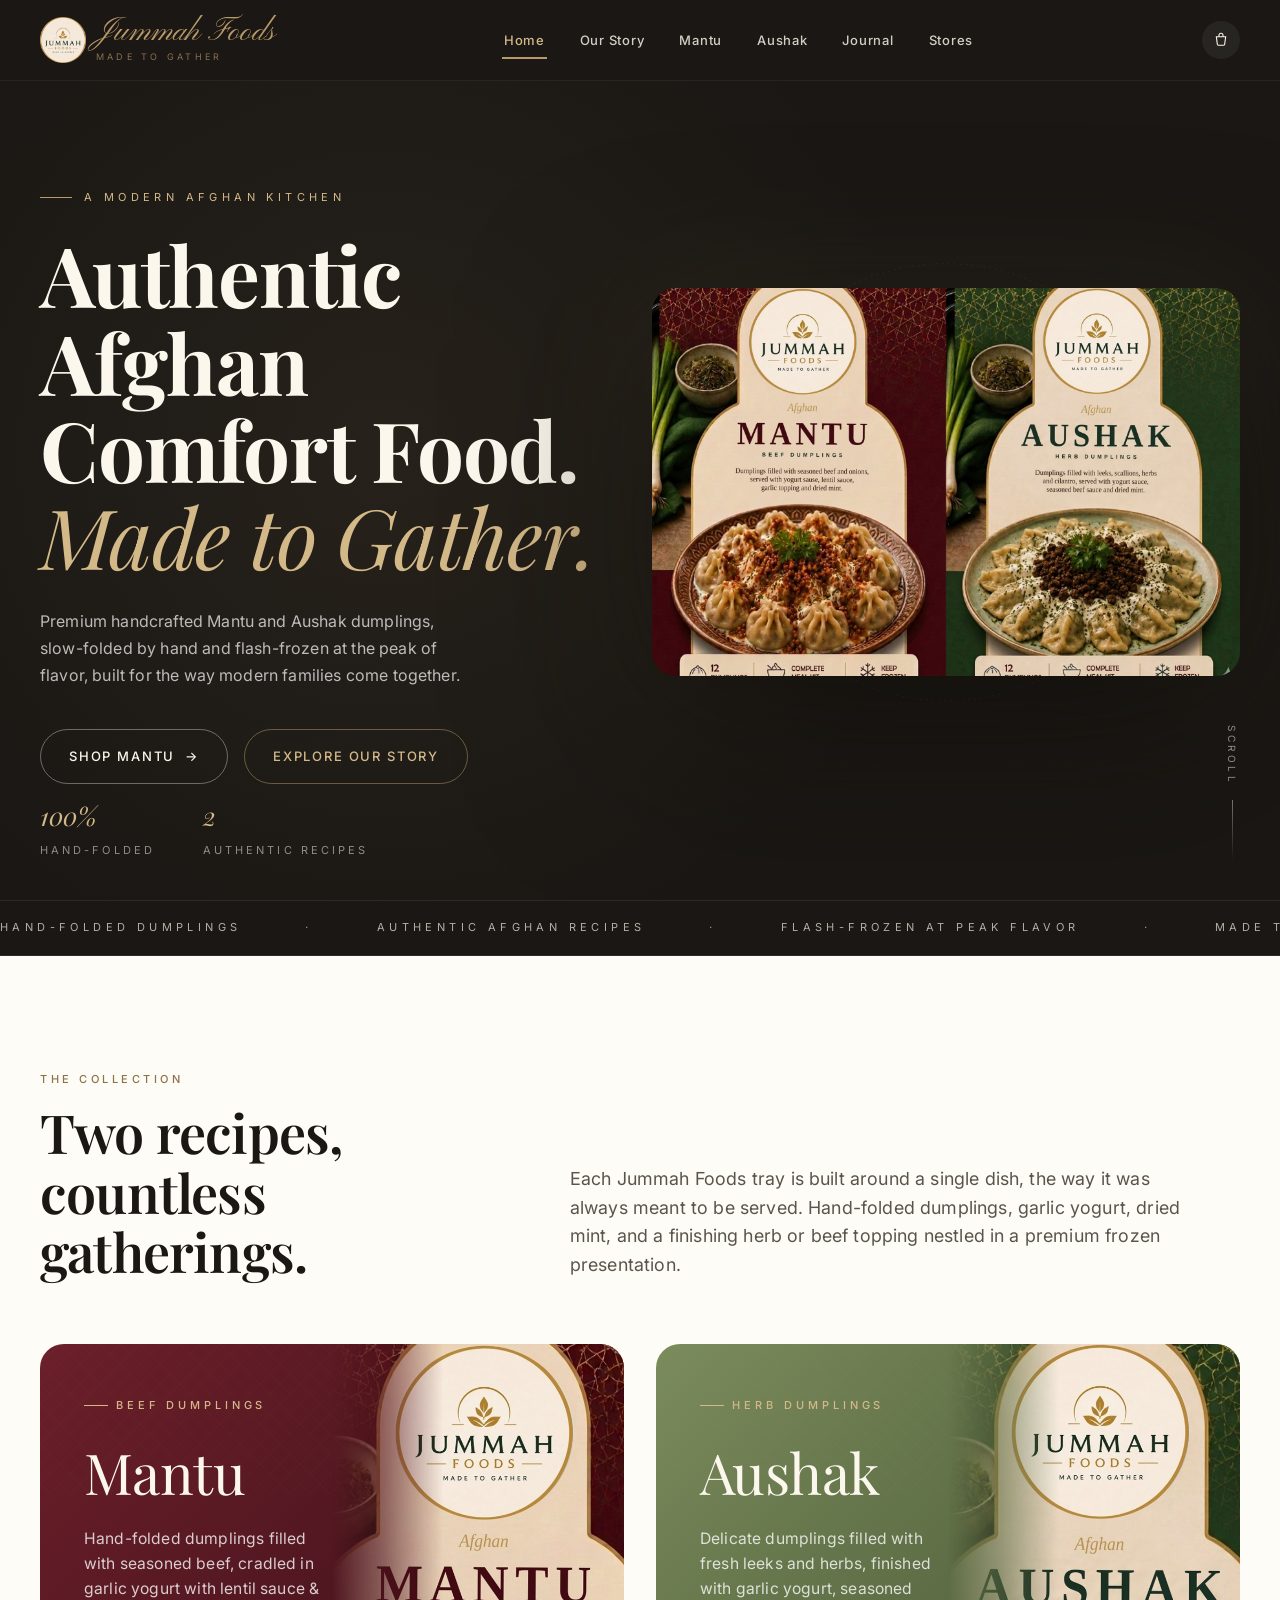
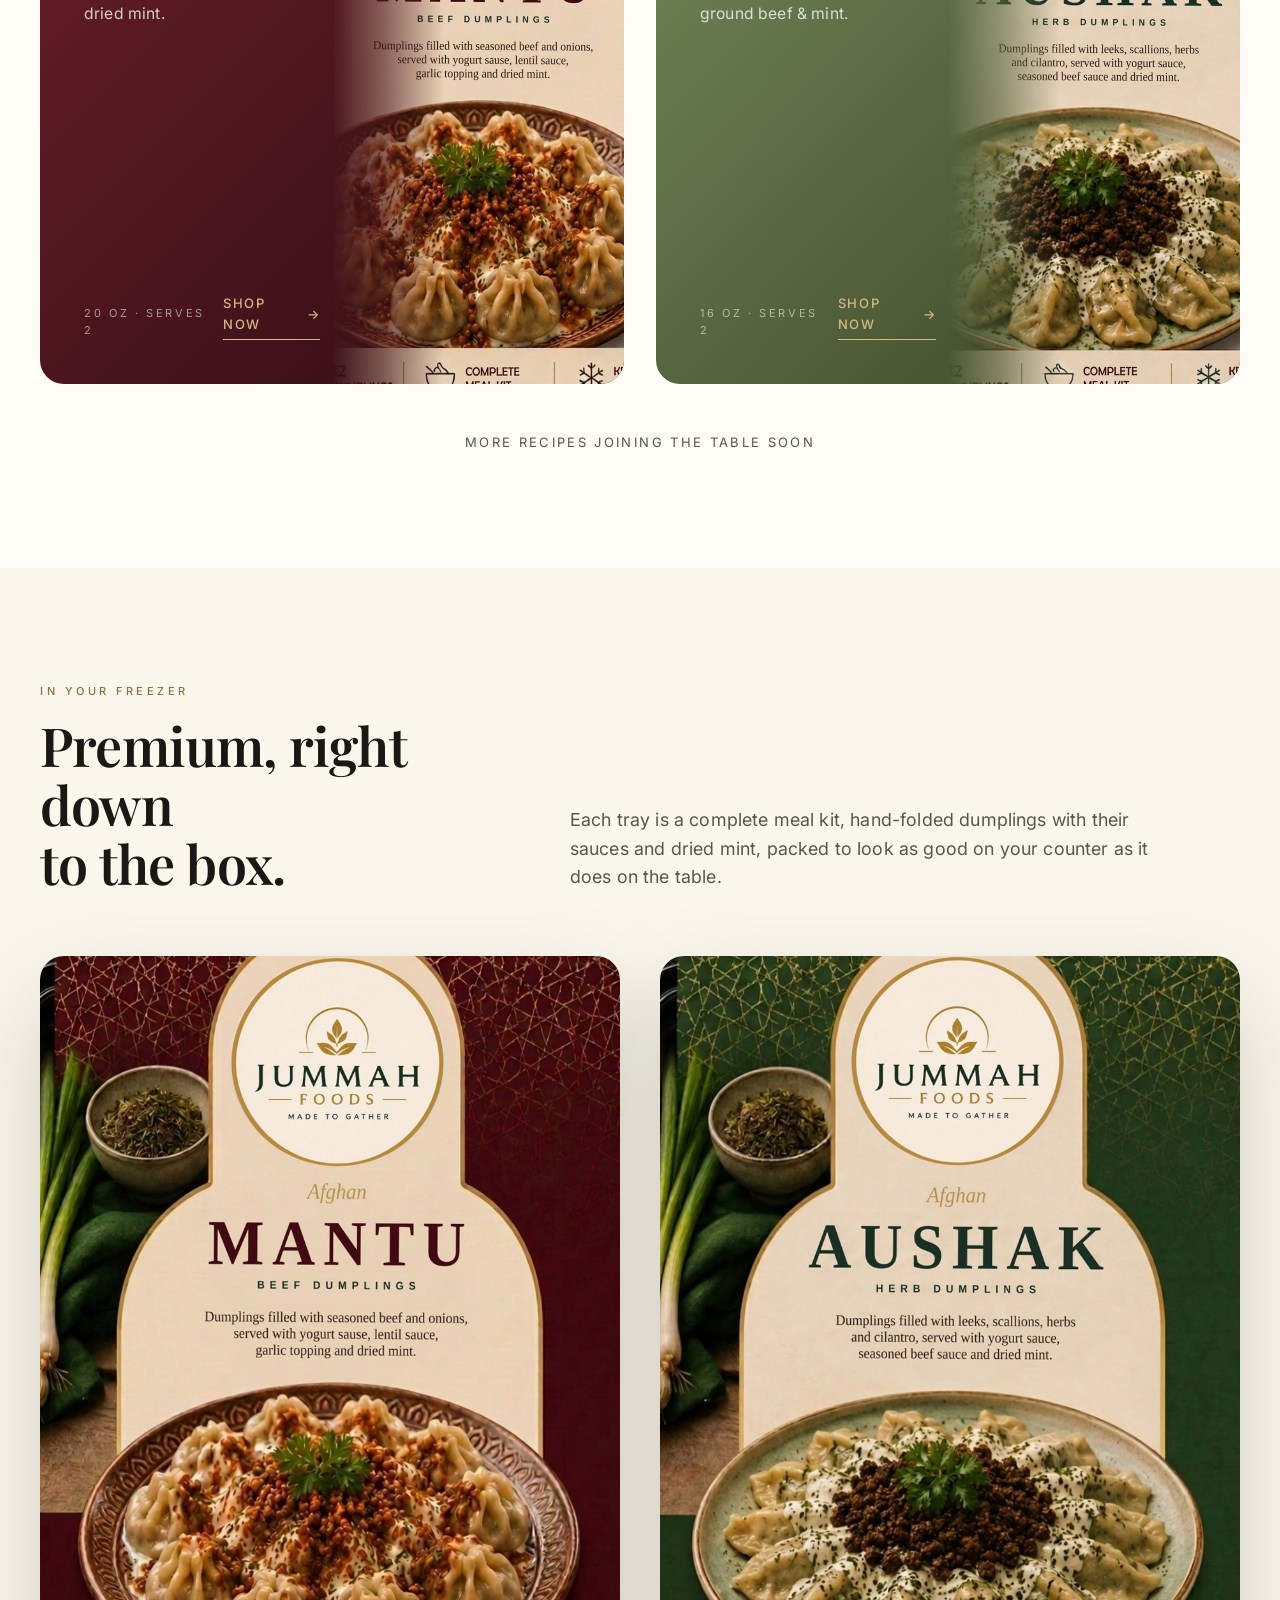
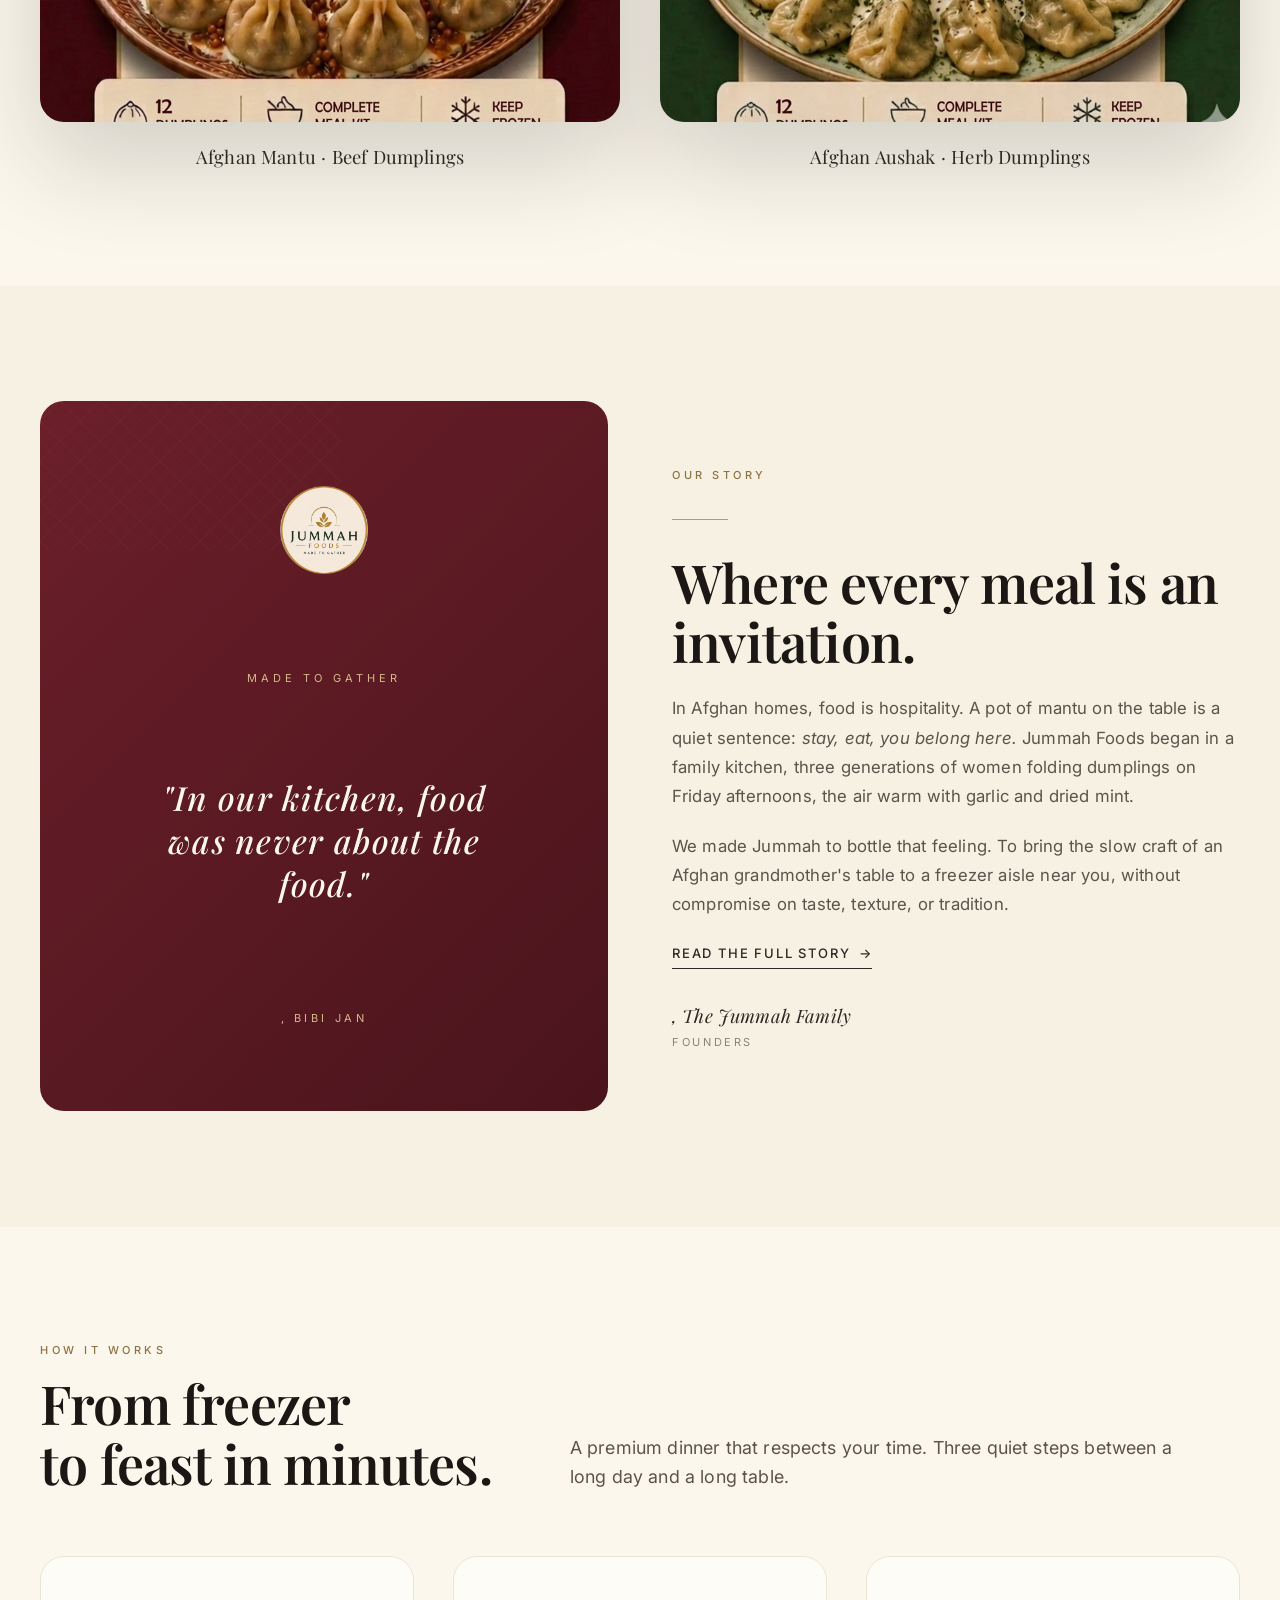
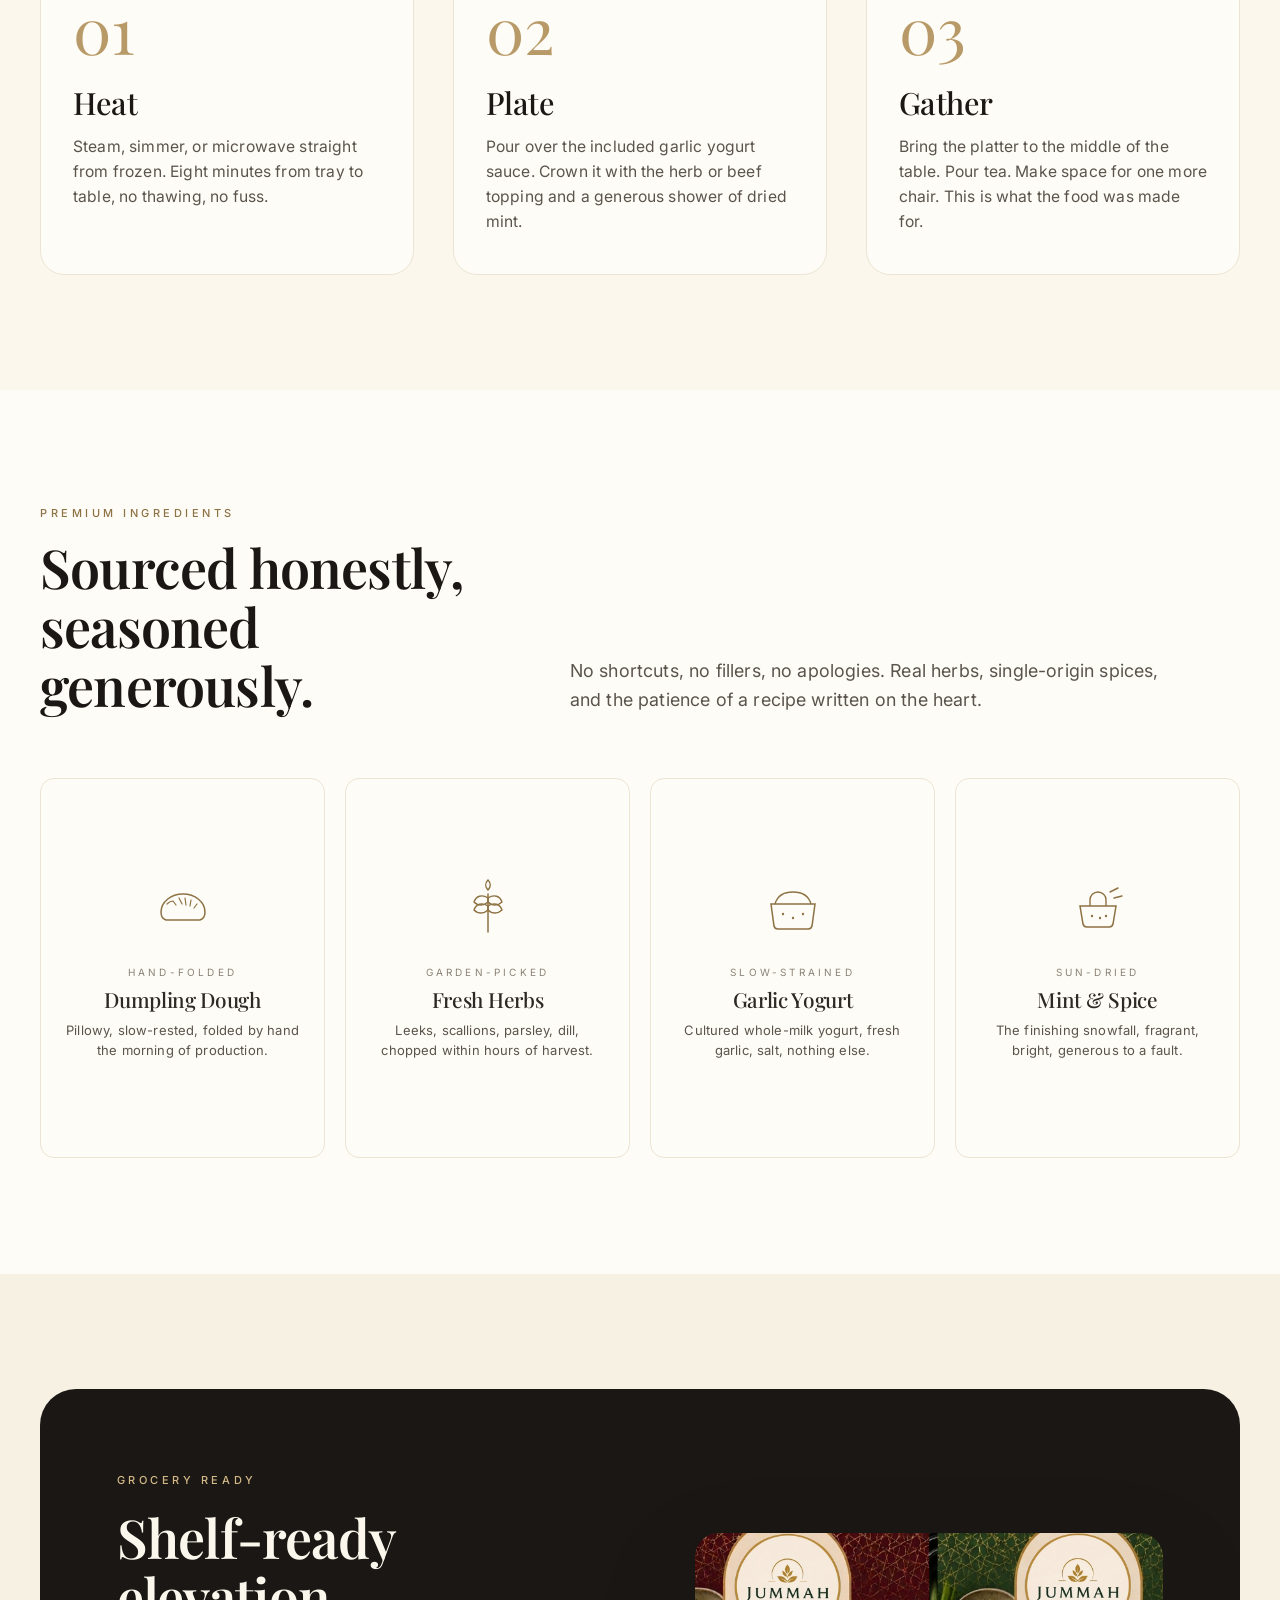
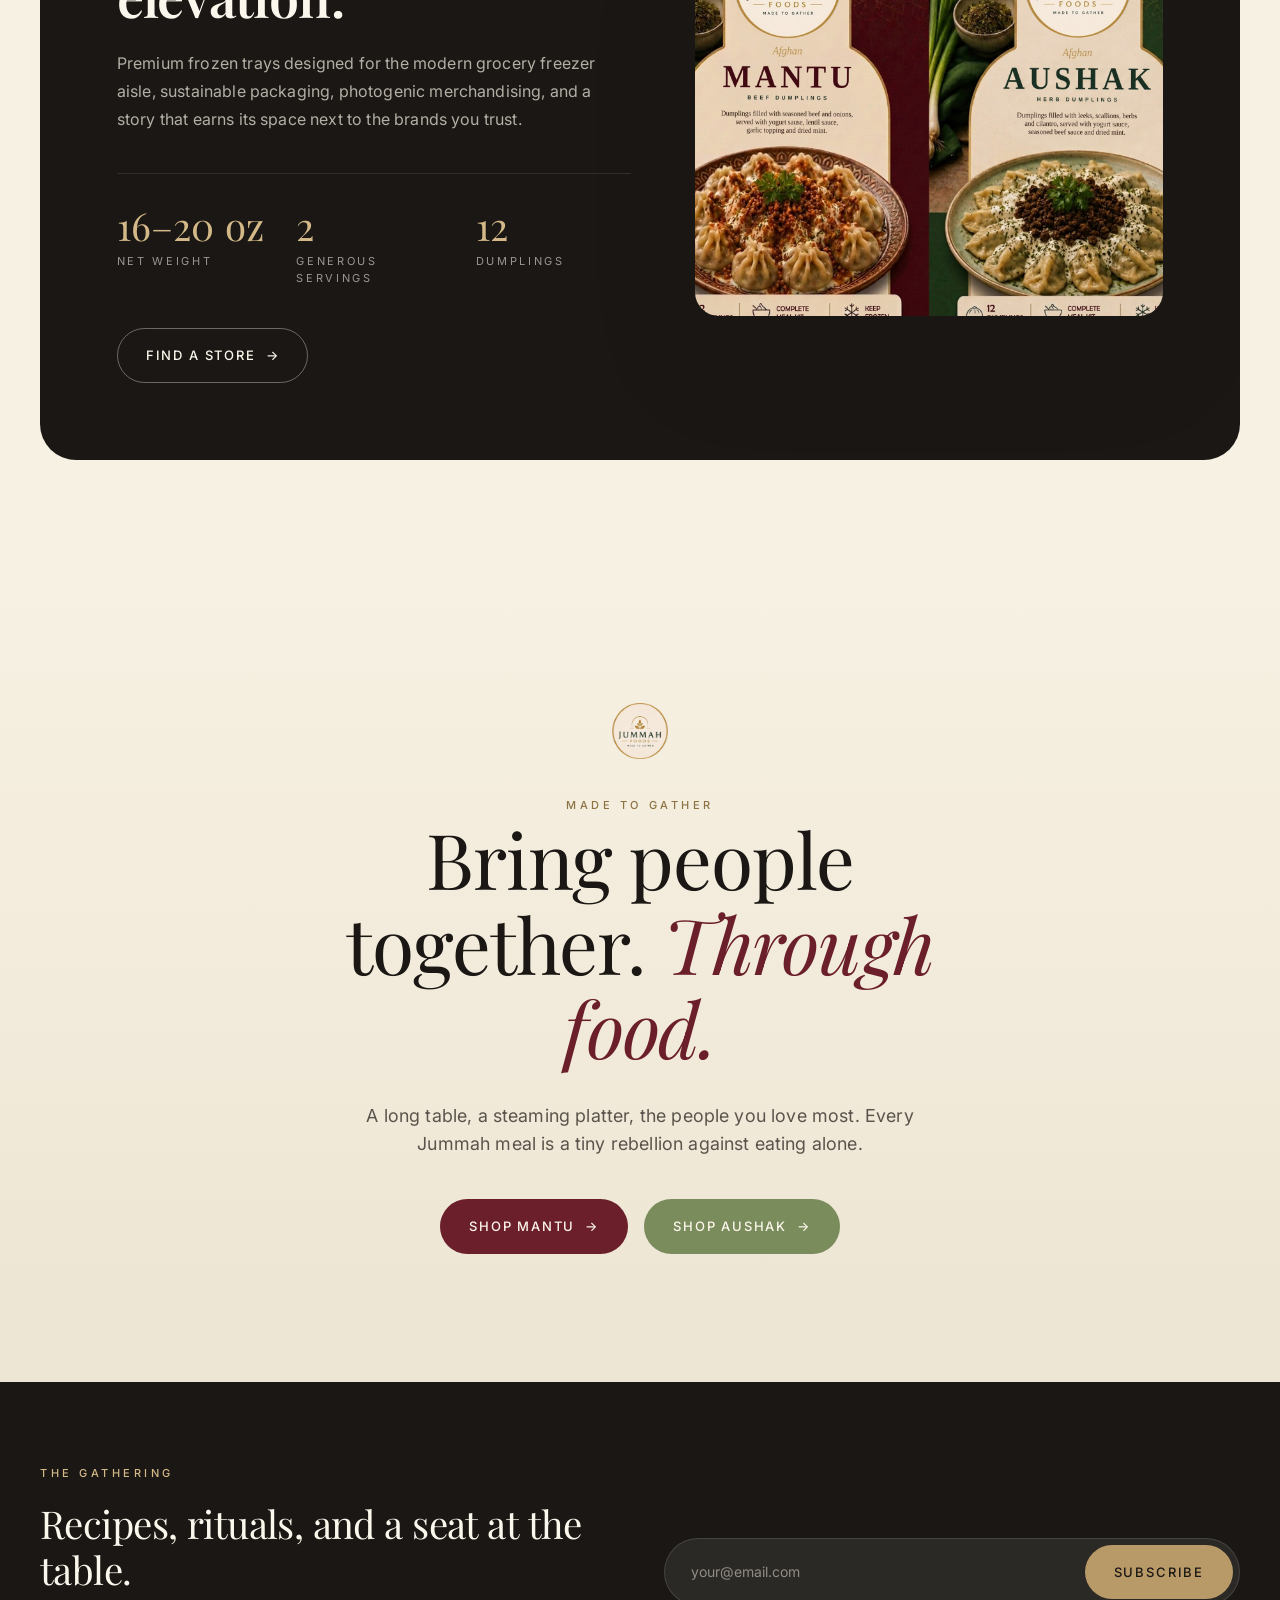
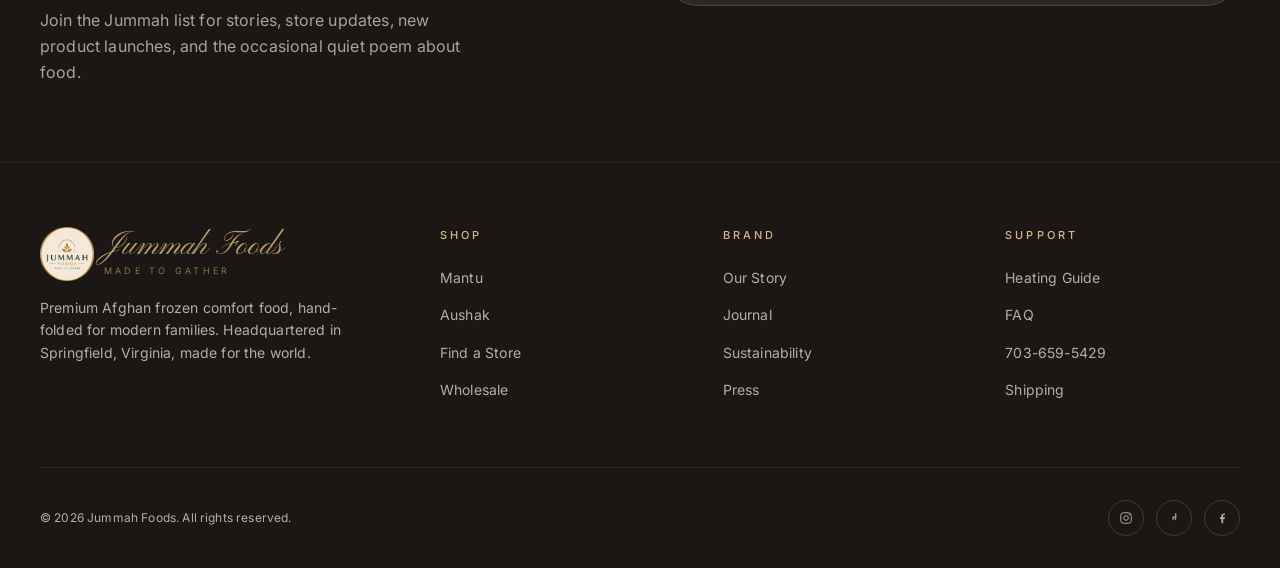
<file: index.html>
<!doctype html>
<html lang="en">
<head>
  <meta charset="UTF-8" />
  <meta name="viewport" content="width=device-width, initial-scale=1, viewport-fit=cover" />
  <title>Jummah Foods, Made to Gather | Premium Afghan Frozen Comfort Food</title>
  <meta name="description" content="Authentic Afghan Mantu and Aushak dumplings, handcrafted and flash-frozen for modern families. Made to Gather." />
  <meta name="theme-color" content="#1a1714" />
  <link rel="preconnect" href="https://fonts.googleapis.com" />
  <link rel="preconnect" href="https://fonts.gstatic.com" crossorigin />
  <link href="https://fonts.googleapis.com/css2?family=Playfair+Display:ital,wght@0,400;0,500;0,600;0,700;1,400;1,500&family=Inter:wght@300;400;500;600&family=Pinyon+Script&display=swap" rel="stylesheet" />
  <link rel="stylesheet" href="styles.css?v=1778368770" />
  <link rel="stylesheet" href="styles-extra.css?v=1778368770" />
  <style>.reveal{opacity:1!important;transform:none!important}</style>
  <link rel="canonical" href="https://jummahfoods.com/" />
  <meta property="og:title" content="Jummah Foods, Made to Gather" />
  <meta property="og:description" content="Premium handcrafted Afghan frozen meals designed for modern families." />
  <meta property="og:type" content="website" />
  <meta property="og:url" content="https://jummahfoods.com/" />
  <meta property="og:image" content="https://jummahfoods.com/assets/packaging.jpg" />
  <meta name="twitter:card" content="summary_large_image" />
  <meta name="twitter:title" content="Jummah Foods, Made to Gather" />
  <meta name="twitter:description" content="Premium handcrafted Afghan frozen meals designed for modern families." />
  <meta name="twitter:image" content="https://jummahfoods.com/assets/packaging.jpg" />

  <!-- Reusable SVG defs: package mockups + medallion + icons -->
  <svg width="0" height="0" style="position:absolute" aria-hidden="true">
    <defs>
      <!-- Geometric pattern -->
      <pattern id="geo-gold" x="0" y="0" width="40" height="40" patternUnits="userSpaceOnUse">
        <path d="M20 0 L40 20 L20 40 L0 20 Z" fill="none" stroke="#b89968" stroke-width="0.4"/>
        <path d="M0 0 L40 40 M40 0 L0 40" stroke="#b89968" stroke-width="0.25"/>
      </pattern>

      <!-- The medallion (logo mark) -->
      <symbol id="medallion" viewBox="0 0 40 40">
        <g fill="none" stroke="currentColor" stroke-width="1.1">
          <rect x="9" y="9" width="22" height="22"/>
          <rect x="9" y="9" width="22" height="22" transform="rotate(45 20 20)"/>
        </g>
        <circle cx="20" cy="20" r="3" fill="currentColor"/>
      </symbol>

      <!-- Reusable package facade (gets repositioned/recolored at use site) -->
      <symbol id="pkg" viewBox="0 0 400 600">
        <rect x="20" y="20" width="360" height="560" fill="none" stroke="#b89968" stroke-width="0.6" opacity="0.5"/>
        <rect x="60" y="50" width="280" height="50" fill="url(#geo-gold)" opacity="0.6"/>
        <use href="#medallion" x="170" y="115" width="60" height="60" style="color:#b89968"/>
        <text x="200" y="210" text-anchor="middle" fill="#f5efe2" font-family="'Playfair Display', serif" font-size="22" font-weight="500" letter-spacing="3">JUMMAH</text>
        <line x1="172" y1="220" x2="228" y2="220" stroke="#b89968" stroke-width="0.5"/>
        <text x="200" y="234" text-anchor="middle" fill="#f5efe2" font-family="Inter, sans-serif" font-size="9" letter-spacing="5">FOODS</text>
        <text x="200" y="262" text-anchor="middle" fill="#d4b988" font-family="'Playfair Display', serif" font-style="italic" font-size="11" letter-spacing="2">MADE TO GATHER</text>
      </symbol>

      <!-- Icon: dumpling -->
      <symbol id="ico-dumpling" viewBox="0 0 64 64">
        <path d="M10 36c0-10 10-18 22-18s22 8 22 18c0 4-2 7-5 8H15c-3-1-5-4-5-8z" fill="none" stroke="currentColor" stroke-width="1.5"/>
        <path d="M16 28c2-2 4-3 6-3M22 25l3 4M28 22l3 6M34 22l1 7M40 24l-1 6M46 28l-3 4" stroke="currentColor" stroke-width="1.2" fill="none" stroke-linecap="round"/>
      </symbol>
      <!-- Icon: herb -->
      <symbol id="ico-herb" viewBox="0 0 64 64">
        <path d="M32 56V18" stroke="currentColor" stroke-width="1.5" stroke-linecap="round"/>
        <path d="M32 22c-6-4-12-2-14 4 4 4 10 4 14 0z" fill="none" stroke="currentColor" stroke-width="1.4"/>
        <path d="M32 30c-6-4-12-2-14 4 4 4 10 4 14 0z" fill="none" stroke="currentColor" stroke-width="1.4"/>
        <path d="M32 22c6-4 12-2 14 4-4 4-10 4-14 0z" fill="none" stroke="currentColor" stroke-width="1.4"/>
        <path d="M32 30c6-4 12-2 14 4-4 4-10 4-14 0z" fill="none" stroke="currentColor" stroke-width="1.4"/>
        <path d="M32 14c-3-3-3-7 0-10 3 3 3 7 0 10z" fill="none" stroke="currentColor" stroke-width="1.4"/>
      </symbol>
      <!-- Icon: yogurt bowl -->
      <symbol id="ico-yogurt" viewBox="0 0 64 64">
        <path d="M10 28h44l-3 22a4 4 0 0 1-4 3H17a4 4 0 0 1-4-3z" fill="none" stroke="currentColor" stroke-width="1.5"/>
        <path d="M14 28c2-7 8-12 18-12s16 5 18 12" fill="none" stroke="currentColor" stroke-width="1.3"/>
        <circle cx="22" cy="38" r="1.2" fill="currentColor"/>
        <circle cx="32" cy="42" r="1.2" fill="currentColor"/>
        <circle cx="42" cy="38" r="1.2" fill="currentColor"/>
      </symbol>
      <!-- Icon: spice (mortar) -->
      <symbol id="ico-spice" viewBox="0 0 64 64">
        <path d="M14 30h36l-3 18a4 4 0 0 1-4 3H21a4 4 0 0 1-4-3z" fill="none" stroke="currentColor" stroke-width="1.5"/>
        <path d="M40 30v-6a8 8 0 0 0-16 0v6" fill="none" stroke="currentColor" stroke-width="1.4"/>
        <path d="M44 16l8-4M48 22l8-2" stroke="currentColor" stroke-width="1.4" stroke-linecap="round"/>
        <circle cx="26" cy="40" r="1.2" fill="currentColor"/>
        <circle cx="34" cy="42" r="1.2" fill="currentColor"/>
        <circle cx="40" cy="40" r="1.2" fill="currentColor"/>
      </symbol>

      <!-- Badge icons (for product card / package) -->
      <symbol id="badge-beef" viewBox="0 0 32 32">
        <path d="M22 8c2 0 5 2 5 5s-2 5-4 6c-1 4-5 6-9 6-5 0-9-4-9-9 0-3 2-6 5-7-1-3 2-5 5-5 3 0 5 2 7 4z" fill="currentColor"/>
      </symbol>
      <symbol id="badge-herb" viewBox="0 0 32 32">
        <path d="M16 28V14M16 16c-4-3-8-1-9 3 3 2 7 1 9-3zM16 16c4-3 8-1 9 3-3 2-7 1-9-3zM16 10c-2-2-2-5 0-7 2 2 2 5 0 7z" fill="currentColor"/>
      </symbol>
      <symbol id="badge-medallion" viewBox="0 0 32 32">
        <g fill="none" stroke="currentColor" stroke-width="1.4"><rect x="8" y="8" width="16" height="16"/><rect x="8" y="8" width="16" height="16" transform="rotate(45 16 16)"/></g>
        <circle cx="16" cy="16" r="2" fill="currentColor"/>
      </symbol>
      <symbol id="badge-gather" viewBox="0 0 32 32">
        <path d="M16 4 L19 13 L28 14 L21 20 L23 29 L16 25 L9 29 L11 20 L4 14 L13 13 Z" fill="currentColor"/>
      </symbol>
    </defs>
  </svg>

</head>
<body>
  <!-- ==================== NAV ==================== -->
  <header class="nav on-dark" role="banner">
    <div class="container nav-inner">
      <a class="brand" href="index.html" aria-label="Jummah Foods home">
        <svg class="brand-mark" viewBox="0 0 32 32" style="color:var(--gold)" aria-hidden="true"><use href="#medallion"/></svg>
        <span>
          <span class="brand-name">Jummah Foods</span>
          <span class="brand-tag">Made to Gather</span>
        </span>
      </a>
      <nav class="nav-links" aria-label="Main">
        <a href="index.html" class="active">Home</a>
        <a href="story.html">Our Story</a>
        <a href="mantu.html">Mantu</a>
        <a href="aushak.html">Aushak</a>
        <a href="journal.html">Journal</a>
        <a href="stores.html">Stores</a>
      </nav>
      <div class="nav-cta">
        <a class="nav-icon cart" href="https://shop.jummahfoods.com/cart" aria-label="Cart"><svg viewBox="0 0 24 24" fill="none" stroke="currentColor" stroke-width="1.6"><path d="M5 7h14l-1.5 11.5a2 2 0 0 1-2 1.5H8.5a2 2 0 0 1-2-1.5L5 7Z"/><path d="M9 7V5a3 3 0 0 1 6 0v2"/></svg></a>
        <button class="nav-toggle" aria-label="Menu"><svg viewBox="0 0 24 24" fill="none" stroke="currentColor" stroke-width="1.6"><path d="M4 7h16M4 12h16M4 17h16"/></svg></button>
      </div>
    </div>
  </header>

  <!-- ==================== MOBILE MENU ==================== -->
  <div class="mobile-menu" aria-hidden="true">
    <button class="mobile-menu-close" aria-label="Close menu"><svg viewBox="0 0 24 24" fill="none" stroke="currentColor" stroke-width="1.6" width="16" height="16"><path d="M6 6l12 12M18 6 6 18"/></svg></button>
    <nav>
      <a href="index.html">Home</a>
      <a href="story.html">Our Story</a>
      <a href="mantu.html">Mantu</a>
      <a href="aushak.html">Aushak</a>
      <a href="journal.html">Journal</a>
      <a href="stores.html">Stores</a>
    </nav>
  </div>

  <!-- ==================== HERO ==================== -->
  <section class="hero">
    <div class="container hero-grid">
      <div class="hero-text reveal">
        <span class="hero-eyebrow">A Modern Afghan Kitchen</span>
        <h1>Authentic Afghan<br/>Comfort Food.<br/><em>Made to Gather.</em></h1>
        <p>Premium handcrafted Mantu and Aushak dumplings, slow-folded by hand and flash-frozen at the peak of flavor, built for the way modern families come together.</p>
        <div class="hero-actions">
          <a href="mantu.html" class="btn btn-outline">Shop Mantu <span class="arrow">→</span></a>
          <a href="story.html" class="btn btn-ghost" style="color:var(--gold-light); border-color:rgba(184,153,104,0.5)">Explore Our Story</a>
        </div>
      </div>

      <div class="hero-image-wrap">
        <svg class="hero-orbits" viewBox="0 0 600 600" aria-hidden="true">
          <circle cx="300" cy="300" r="290"/>
          <circle cx="300" cy="300" r="240"/>
        </svg>

        <!-- Hero product photo (Mantu + Aushak packages) -->
        <img class="hero-package reveal reveal-delay-2" src="assets/boxes-both.jpg" alt="Jummah Foods Mantu and Aushak, Afghan beef and herb dumplings" />
      </div>
    </div>

    <div class="hero-stats reveal reveal-delay-3">
      <div><span class="num">100%</span><span>Hand-folded</span></div>
      <div><span class="num">2</span><span>Authentic recipes</span></div>
    </div>
    <div class="hero-scroll">Scroll</div>
  </section>

  <!-- ==================== MARQUEE ==================== -->
  <div class="marquee" aria-hidden="true">
    <div class="marquee-track">
      <span>Hand-folded dumplings <em class="dot">·</em> Authentic Afghan recipes <em class="dot">·</em> Flash-frozen at peak flavor <em class="dot">·</em> Made to Gather <em class="dot">·</em> Hand-folded dumplings <em class="dot">·</em> Authentic Afghan recipes <em class="dot">·</em> Flash-frozen at peak flavor <em class="dot">·</em> Made to Gather <em class="dot">·</em></span>
      <span>Hand-folded dumplings <em class="dot">·</em> Authentic Afghan recipes <em class="dot">·</em> Flash-frozen at peak flavor <em class="dot">·</em> Made to Gather <em class="dot">·</em> Hand-folded dumplings <em class="dot">·</em> Authentic Afghan recipes <em class="dot">·</em> Flash-frozen at peak flavor <em class="dot">·</em> Made to Gather <em class="dot">·</em></span>
    </div>
  </div>

  <!-- ==================== FEATURED PRODUCTS ==================== -->
  <section class="bg-paper" id="products">
    <div class="container">
      <div class="section-head reveal">
        <div class="section-head-stack">
          <span class="eyebrow">The Collection</span>
          <h2>Two recipes,<br/>countless gatherings.</h2>
        </div>
        <p class="lede">Each Jummah Foods tray is built around a single dish, the way it was always meant to be served. Hand-folded dumplings, garlic yogurt, dried mint, and a finishing herb or beef topping nestled in a premium frozen presentation.</p>
      </div>

      <div class="products-grid">
        <!-- Mantu card -->
        <a class="product-card mantu reveal" href="mantu.html">
          <svg class="product-bg-pattern" aria-hidden="true"><rect width="100%" height="100%" fill="url(#geo-gold)"/></svg>
          <div>
            <span class="product-tag">Beef Dumplings</span>
            <h3>Mantu</h3>
            <p class="desc">Hand-folded dumplings filled with seasoned beef, cradled in garlic yogurt with lentil sauce &amp; dried mint.</p>
          </div>

          <!-- Mini package photo (Mantu half) -->
          <div class="package-mini pkg-photo mantu" aria-hidden="true"></div>

          <div class="product-foot">
            <div class="product-price"><small>20 oz · Serves 2</small></div>
            <span class="link-underline" style="color:var(--gold-light)">Shop now <span class="arrow">→</span></span>
          </div>
        </a>

        <!-- Aushak card -->
        <a class="product-card aushak reveal reveal-delay-1" href="aushak.html">
          <svg class="product-bg-pattern" aria-hidden="true"><rect width="100%" height="100%" fill="url(#geo-gold)"/></svg>
          <div>
            <span class="product-tag">Herb Dumplings</span>
            <h3>Aushak</h3>
            <p class="desc">Delicate dumplings filled with fresh leeks and herbs, finished with garlic yogurt, seasoned ground beef &amp; mint.</p>
          </div>

          <!-- Mini package photo (Aushak half) -->
          <div class="package-mini pkg-photo aushak" aria-hidden="true"></div>

          <div class="product-foot">
            <div class="product-price"><small>16 oz · Serves 2</small></div>
            <span class="link-underline" style="color:var(--gold-light)">Shop now <span class="arrow">→</span></span>
          </div>
        </a>
      </div>

      <p class="muted reveal" style="text-align:center; margin-top:3rem; font-size:13px; letter-spacing:0.18em; text-transform:uppercase;">More recipes joining the table soon</p>
    </div>
  </section>

  <!-- ==================== PACKAGING SHOWCASE ==================== -->
  <section class="bg-ivory">
    <div class="container">
      <div class="section-head reveal">
        <div class="section-head-stack">
          <span class="eyebrow">In Your Freezer</span>
          <h2>Premium, right down<br/>to the box.</h2>
        </div>
        <p class="lede">Each tray is a complete meal kit, hand-folded dumplings with their sauces and dried mint, packed to look as good on your counter as it does on the table.</p>
      </div>
      <div class="pkg-showcase reveal">
        <a class="pkg-show-item" href="mantu.html">
          <img src="assets/mantu-box.jpg" alt="Jummah Foods Afghan Mantu beef dumplings full packaging" loading="lazy" />
          <span class="pkg-show-cap">Afghan Mantu &middot; Beef Dumplings</span>
        </a>
        <a class="pkg-show-item" href="aushak.html">
          <img src="assets/aushak-box.jpg" alt="Jummah Foods Afghan Aushak herb dumplings full packaging" loading="lazy" />
          <span class="pkg-show-cap">Afghan Aushak &middot; Herb Dumplings</span>
        </a>
      </div>
    </div>
  </section>

  <!-- ==================== BRAND STORY ==================== -->
  <section class="bg-cream">
    <div class="container">
      <div class="split">
        <div class="color-block burgundy reveal">
          <svg class="pattern" aria-hidden="true"><rect width="100%" height="100%" fill="url(#geo-gold)"/></svg>
          <div class="badge"><svg viewBox="0 0 80 80" fill="none" stroke="currentColor" stroke-width="1.2"><use href="#medallion" x="20" y="20" width="40" height="40"/></svg></div>
          <span class="sub">Made to Gather</span>
          <h3 class="serif" style="color:var(--ivory); font-style:italic; font-size:clamp(1.6rem, 2.6vw, 2.2rem); max-width:18ch; margin-top:1rem; line-height:1.3">"In our kitchen, food was never about the food."</h3>
          <span class="quote-attr">, Bibi Jan</span>
        </div>
        <div class="split-text reveal reveal-delay-1">
          <span class="eyebrow">Our Story</span>
          <span class="gold-rule left"></span>
          <h2>Where every meal is an invitation.</h2>
          <p>In Afghan homes, food is hospitality. A pot of mantu on the table is a quiet sentence: <em>stay, eat, you belong here.</em> Jummah Foods began in a family kitchen, three generations of women folding dumplings on Friday afternoons, the air warm with garlic and dried mint.</p>
          <p>We made Jummah to bottle that feeling. To bring the slow craft of an Afghan grandmother's table to a freezer aisle near you, without compromise on taste, texture, or tradition.</p>
          <a href="story.html" class="link-underline">Read the full story <span class="arrow">→</span></a>
          <div class="signature">, The Jummah Family<small>Founders</small></div>
        </div>
      </div>
    </div>
  </section>

  <!-- ==================== HOW IT WORKS ==================== -->
  <section class="bg-ivory">
    <div class="container">
      <div class="section-head reveal">
        <div class="section-head-stack">
          <span class="eyebrow">How It Works</span>
          <h2>From freezer<br/>to feast in minutes.</h2>
        </div>
        <p class="lede">A premium dinner that respects your time. Three quiet steps between a long day and a long table.</p>
      </div>

      <div class="how-grid">
        <div class="how-card reveal">
          <div class="how-num">01</div>
          <h3>Heat</h3>
          <p>Steam, simmer, or microwave straight from frozen. Eight minutes from tray to table, no thawing, no fuss.</p>
        </div>
        <div class="how-card reveal reveal-delay-1">
          <div class="how-num">02</div>
          <h3>Plate</h3>
          <p>Pour over the included garlic yogurt sauce. Crown it with the herb or beef topping and a generous shower of dried mint.</p>
        </div>
        <div class="how-card reveal reveal-delay-2">
          <div class="how-num">03</div>
          <h3>Gather</h3>
          <p>Bring the platter to the middle of the table. Pour tea. Make space for one more chair. This is what the food was made for.</p>
        </div>
      </div>
    </div>
  </section>

  <!-- ==================== INGREDIENTS ==================== -->
  <section class="bg-paper">
    <div class="container">
      <div class="section-head reveal">
        <div class="section-head-stack">
          <span class="eyebrow">Premium Ingredients</span>
          <h2>Sourced honestly,<br/>seasoned generously.</h2>
        </div>
        <p class="lede">No shortcuts, no fillers, no apologies. Real herbs, single-origin spices, and the patience of a recipe written on the heart.</p>
      </div>

      <div class="icons-grid">
        <div class="icon-card reveal">
          <svg class="ico" viewBox="0 0 64 64" aria-hidden="true"><use href="#ico-dumpling"/></svg>
          <small>Hand-folded</small>
          <h4>Dumpling Dough</h4>
          <p>Pillowy, slow-rested, folded by hand the morning of production.</p>
        </div>
        <div class="icon-card reveal reveal-delay-1">
          <svg class="ico" viewBox="0 0 64 64" aria-hidden="true"><use href="#ico-herb"/></svg>
          <small>Garden-picked</small>
          <h4>Fresh Herbs</h4>
          <p>Leeks, scallions, parsley, dill, chopped within hours of harvest.</p>
        </div>
        <div class="icon-card reveal reveal-delay-2">
          <svg class="ico" viewBox="0 0 64 64" aria-hidden="true"><use href="#ico-yogurt"/></svg>
          <small>Slow-strained</small>
          <h4>Garlic Yogurt</h4>
          <p>Cultured whole-milk yogurt, fresh garlic, salt, nothing else.</p>
        </div>
        <div class="icon-card reveal reveal-delay-3">
          <svg class="ico" viewBox="0 0 64 64" aria-hidden="true"><use href="#ico-spice"/></svg>
          <small>Sun-dried</small>
          <h4>Mint &amp; Spice</h4>
          <p>The finishing snowfall, fragrant, bright, generous to a fault.</p>
        </div>
      </div>
    </div>
  </section>

  <!-- ==================== RETAIL / GROCERY READY ==================== -->
  <section class="bg-cream">
    <div class="container">
      <div class="retail reveal">
        <div>
          <span class="eyebrow on-dark">Grocery Ready</span>
          <h2 style="margin-top:1rem;">Shelf-ready<br/>elevation.</h2>
          <p>Premium frozen trays designed for the modern grocery freezer aisle, sustainable packaging, photogenic merchandising, and a story that earns its space next to the brands you trust.</p>
          <div class="retail-stats">
            <div class="retail-stat"><div class="num">16–20 oz</div><div class="lbl">Net Weight</div></div>
            <div class="retail-stat"><div class="num">2</div><div class="lbl">Generous Servings</div></div>
            <div class="retail-stat"><div class="num">12</div><div class="lbl">Dumplings</div></div>
          </div>
          <div style="margin-top:2.5rem">
            <a href="stores.html" class="btn btn-outline">Find a store <span class="arrow">→</span></a>
          </div>
        </div>

        <!-- Real packaging photo (matched aspect to image's native 11:9) -->
        <div class="pkg-photo both" style="aspect-ratio:11/9; border-radius:var(--radius-lg); box-shadow:var(--shadow-xl);"></div>
      </div>
    </div>
  </section>

  <!-- ==================== FINAL CTA ==================== -->
  <section class="cta-final">
    <div class="container-narrow">
      <svg class="cta-final-ornament" viewBox="0 0 56 56" aria-hidden="true"><use href="#medallion" x="8" y="8" width="40" height="40"/></svg>
      <span class="eyebrow">Made to Gather</span>
      <h2>Bring people together. <em>Through food.</em></h2>
      <p class="lede">A long table, a steaming platter, the people you love most. Every Jummah meal is a tiny rebellion against eating alone.</p>
      <div style="margin-top:2.5rem; display:flex; gap:1rem; justify-content:center; flex-wrap:wrap">
        <a href="mantu.html" class="btn btn-burgundy">Shop Mantu <span class="arrow">&rarr;</span></a>
        <a href="aushak.html" class="btn btn-sage">Shop Aushak <span class="arrow">&rarr;</span></a>
      </div>
    </div>
  </section>

  <!-- ==================== NEWSLETTER ==================== -->
  <section class="newsletter">
    <div class="container newsletter-inner">
      <div>
        <span class="eyebrow on-dark">The Gathering</span>
        <h3 style="margin-top:1rem">Recipes, rituals, and a seat at the table.</h3>
        <p>Join the Jummah list for stories, store updates, new product launches, and the occasional quiet poem about food.</p>
      </div>
      <form data-newsletter aria-label="Newsletter signup">
        <input type="email" required placeholder="your@email.com" aria-label="Email address" />
        <button type="submit" class="btn btn-gold">Subscribe</button>
      </form>
    </div>
  </section>

  <!-- ==================== FOOTER ==================== -->
  <footer class="footer">
    <div class="container">
      <div class="footer-grid">
        <div class="footer-brand">
          <a class="brand" href="index.html">
            <svg class="brand-mark" viewBox="0 0 32 32" style="color:var(--gold)" aria-hidden="true"><use href="#medallion"/></svg>
            <span><span class="brand-name">Jummah Foods</span><span class="brand-tag">Made to Gather</span></span>
          </a>
          <p>Premium Afghan frozen comfort food, hand-folded for modern families. Headquartered in Springfield, Virginia, made for the world.</p>
        </div>
        <div><h5>Shop</h5><ul><li><a href="mantu.html">Mantu</a></li><li><a href="aushak.html">Aushak</a></li><li><a href="stores.html">Find a Store</a></li><li><a href="#">Wholesale</a></li></ul></div>
        <div><h5>Brand</h5><ul><li><a href="story.html">Our Story</a></li><li><a href="recipes.html">Journal</a></li><li><a href="#">Sustainability</a></li><li><a href="#">Press</a></li></ul></div>
        <div><h5>Support</h5><ul><li><a href="#">Heating Guide</a></li><li><a href="#">FAQ</a></li><li><a href="tel:+17036595429">703-659-5429</a></li><li><a href="#">Shipping</a></li></ul></div>
      </div>
      <div class="footer-bottom">
        <span>&copy; <span data-year>2026</span> Jummah Foods. All rights reserved.</span>
        <div class="footer-social">
          <a href="https://www.instagram.com/jummah.foods" target="_blank" rel="noopener" aria-label="Instagram"><svg viewBox="0 0 24 24" fill="none" stroke="currentColor" stroke-width="1.6"><rect x="3" y="3" width="18" height="18" rx="5"/><circle cx="12" cy="12" r="4"/><circle cx="17.5" cy="6.5" r="0.5" fill="currentColor"/></svg></a>
          <a href="https://www.tiktok.com/@jummah.foods" target="_blank" rel="noopener" aria-label="TikTok"><svg viewBox="0 0 24 24" fill="currentColor"><path d="M16 4v8.5a3.5 3.5 0 1 1-3.5-3.5h.5V12h-.5a1.5 1.5 0 1 0 1.5 1.5V4h2Z"/></svg></a>
          <a href="https://www.facebook.com/jummahfoods" target="_blank" rel="noopener" aria-label="Facebook"><svg viewBox="0 0 24 24" fill="currentColor"><path d="M14 13.5h2.5l.5-3H14v-2c0-.9.3-1.5 1.6-1.5H17V4.6c-.3 0-1.3-.1-2.3-.1-2.3 0-3.8 1.4-3.8 3.9v2.1H8.5v3H11V21h3v-7.5z"/></svg></a>
        </div>
      </div>
    </div>
  </footer>
  <script src="script.js"></script>
</body>
</html>
</file>
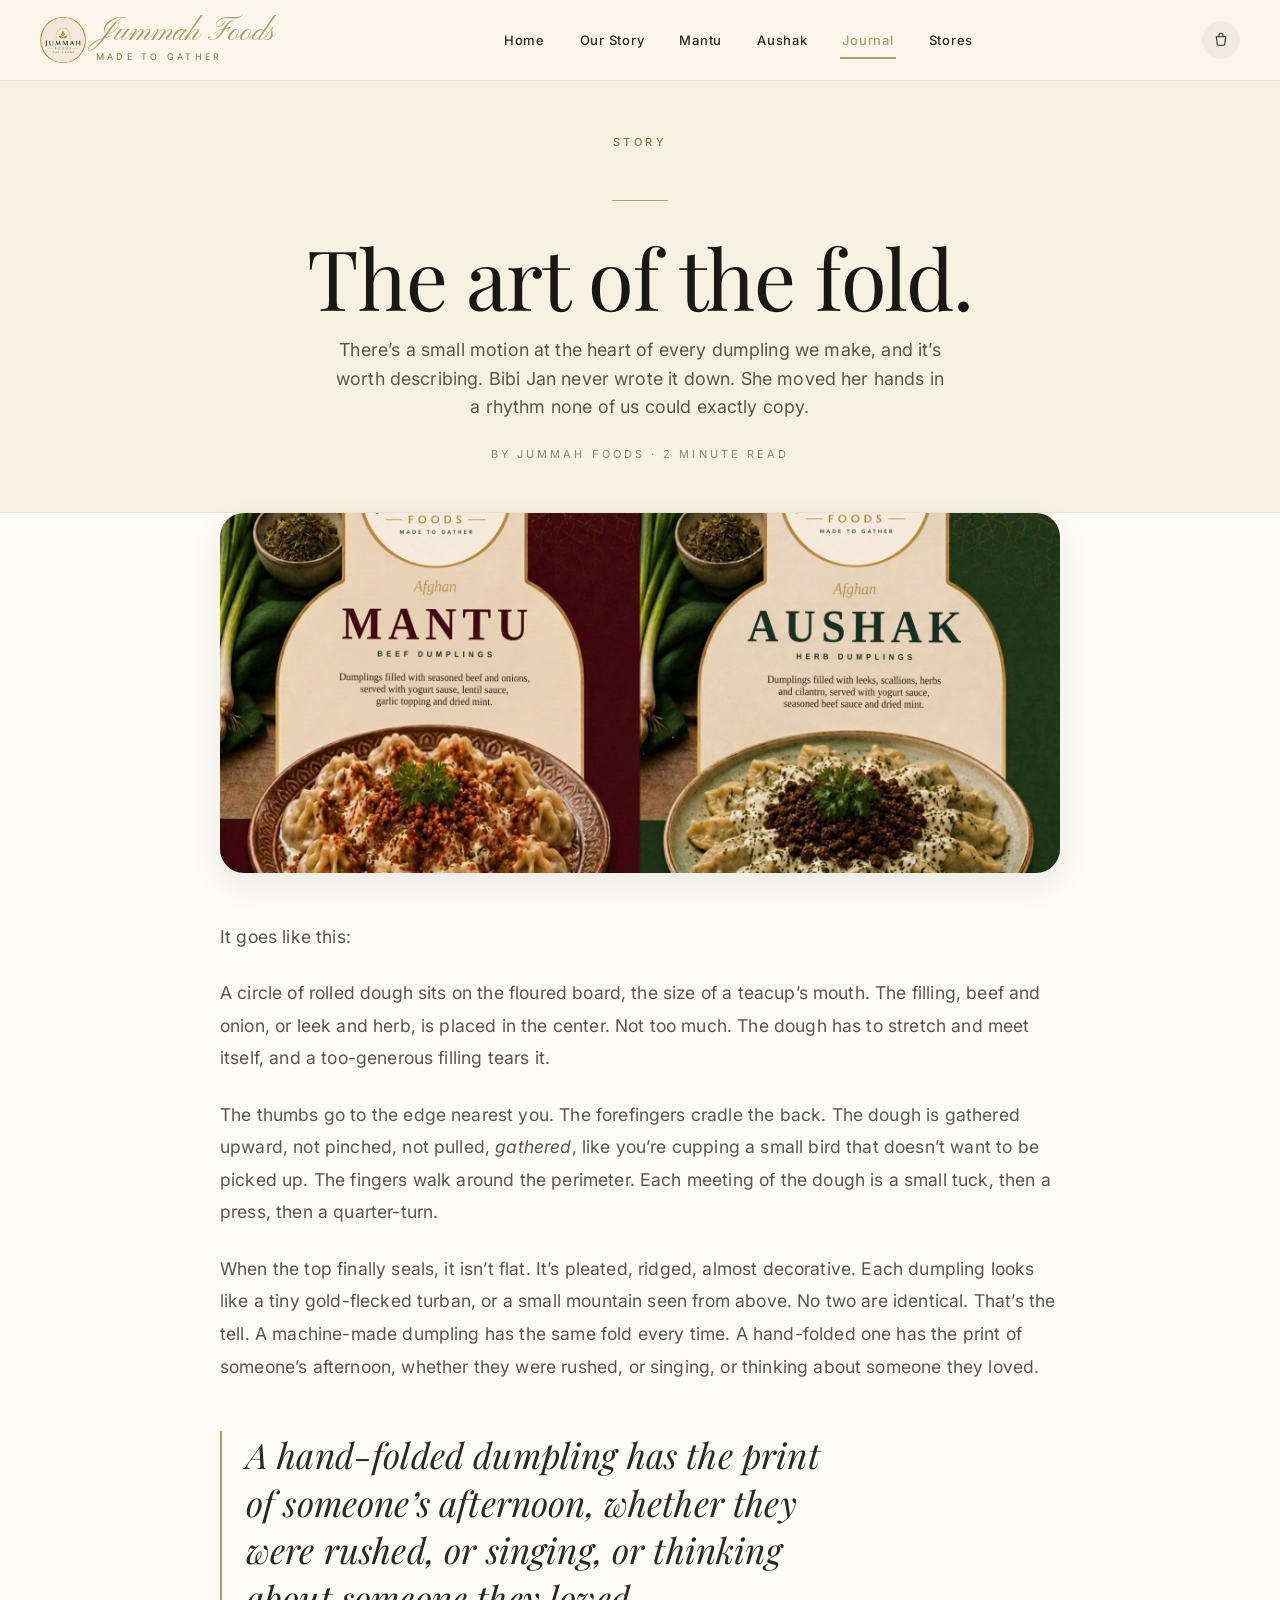
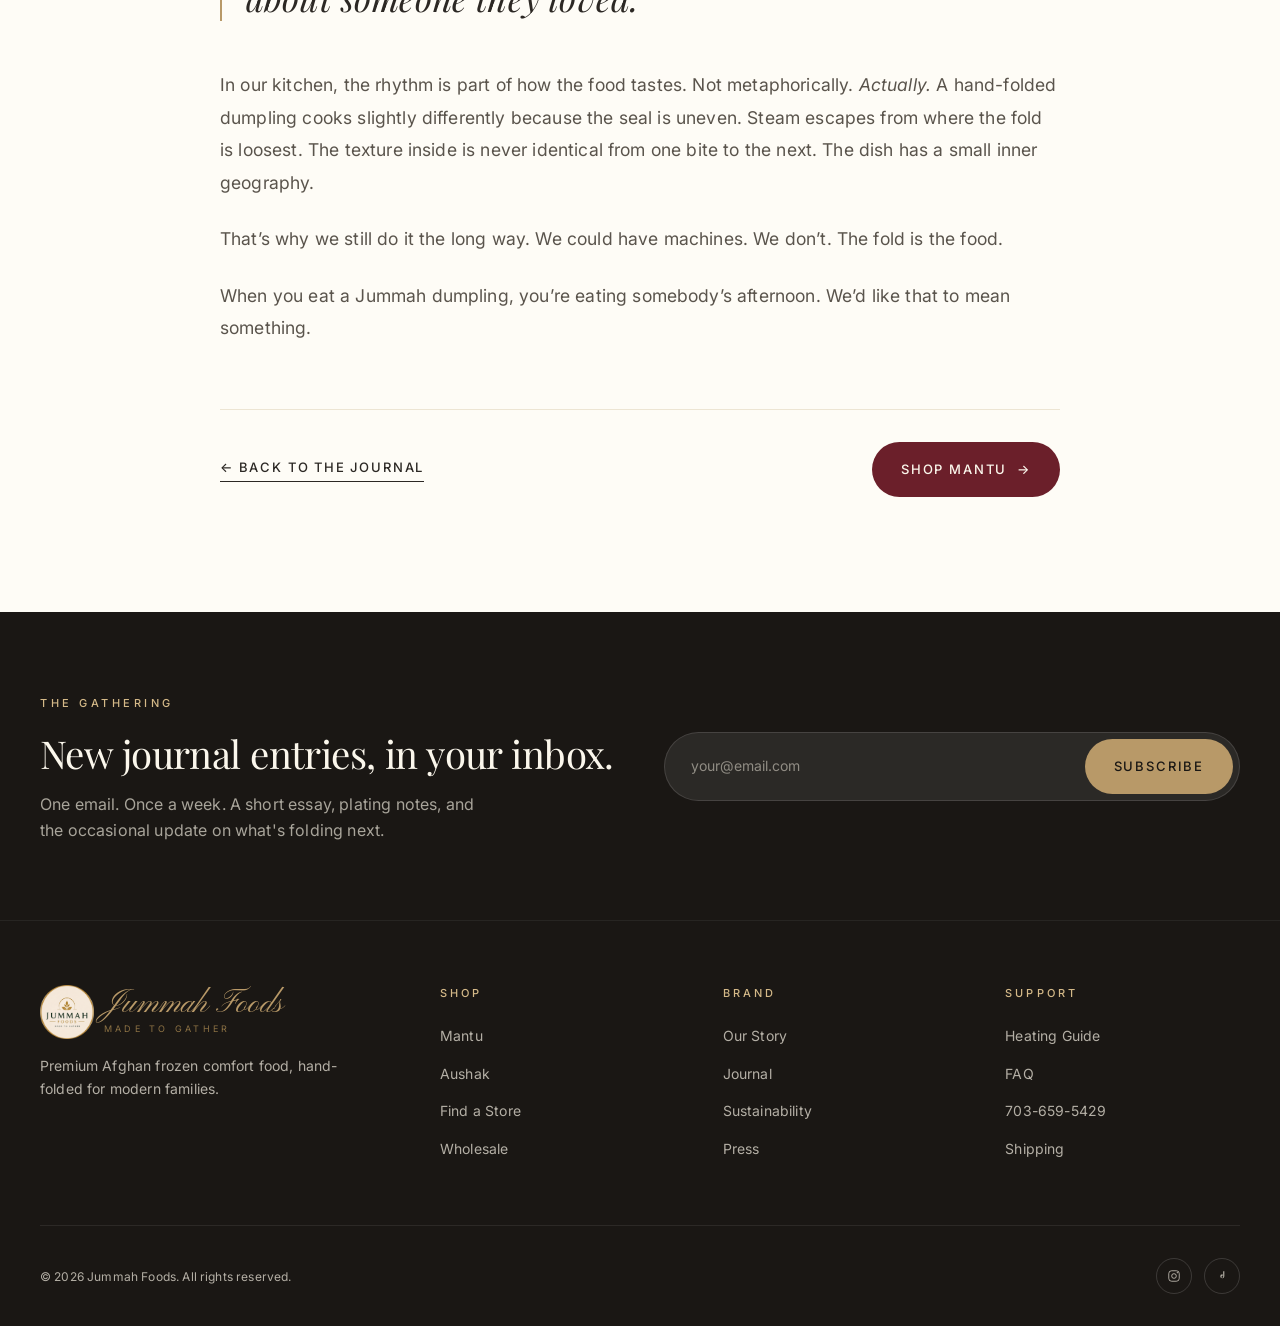
<file: art-of-the-fold.html>
<!doctype html>
<html lang="en">
<head>
  <meta charset="UTF-8" />
  <meta name="viewport" content="width=device-width, initial-scale=1, viewport-fit=cover" />
  <title>The art of the fold., The Jummah Journal</title>
  <meta name="description" content="A short film, in words, of a single dumpling being folded, from a flat round of dough to a sealed pillow." />
  <link rel="canonical" href="https://jummahfoods.com/art-of-the-fold" />
  <meta property="og:title" content="The art of the fold., The Jummah Journal" />
  <meta property="og:description" content="A short film, in words, of a single dumpling being folded, from a flat round of dough to a sealed pillow." />
  <meta property="og:type" content="article" />
  <meta property="og:url" content="https://jummahfoods.com/art-of-the-fold" />
  <meta property="og:image" content="https://jummahfoods.com/assets/packaging.jpg" />
  <meta name="twitter:card" content="summary_large_image" />
  <meta name="twitter:image" content="https://jummahfoods.com/assets/packaging.jpg" />
  <link rel="preconnect" href="https://fonts.googleapis.com" />
  <link rel="preconnect" href="https://fonts.gstatic.com" crossorigin />
  <link href="https://fonts.googleapis.com/css2?family=Playfair+Display:ital,wght@0,400;0,500;0,600;0,700;1,400;1,500&family=Inter:wght@300;400;500;600&family=Pinyon+Script&display=swap" rel="stylesheet" />
  <link rel="stylesheet" href="styles.css?v=1778368770" />
  <link rel="stylesheet" href="styles-extra.css?v=1778368770" />
  <style>.reveal{opacity:1!important;transform:none!important}</style>

  <svg width="0" height="0" style="position:absolute" aria-hidden="true">
    <defs>
      <symbol id="medallion" viewBox="0 0 40 40">
        <g fill="none" stroke="currentColor" stroke-width="1.1"><rect x="9" y="9" width="22" height="22"/><rect x="9" y="9" width="22" height="22" transform="rotate(45 20 20)"/></g>
        <circle cx="20" cy="20" r="3" fill="currentColor"/>
      </symbol>
    </defs>
  </svg>
</head>
<body>
  <header class="nav" role="banner">
    <div class="container nav-inner">
      <a class="brand" href="index.html"><svg class="brand-mark" viewBox="0 0 32 32" style="color:var(--gold)"><use href="#medallion"/></svg><span><span class="brand-name">Jummah Foods</span><span class="brand-tag">Made to Gather</span></span></a>
      <nav class="nav-links" aria-label="Main">
        <a href="index.html">Home</a>
        <a href="story.html">Our Story</a>
        <a href="mantu.html">Mantu</a>
        <a href="aushak.html">Aushak</a>
        <a href="recipes.html" class="active">Journal</a>
        <a href="stores.html">Stores</a>
      </nav>
      <div class="nav-cta">
        <a class="nav-icon cart" href="https://shop.jummahfoods.com/cart" aria-label="Cart"><svg viewBox="0 0 24 24" fill="none" stroke="currentColor" stroke-width="1.6"><path d="M5 7h14l-1.5 11.5a2 2 0 0 1-2 1.5H8.5a2 2 0 0 1-2-1.5L5 7Z"/><path d="M9 7V5a3 3 0 0 1 6 0v2"/></svg></a>
        <button class="nav-toggle" aria-label="Menu"><svg viewBox="0 0 24 24" fill="none" stroke="currentColor" stroke-width="1.6"><path d="M4 7h16M4 12h16M4 17h16"/></svg></button>
      </div>
    </div>
  </header>

  <div class="mobile-menu" aria-hidden="true">
    <button class="mobile-menu-close" aria-label="Close menu"><svg viewBox="0 0 24 24" fill="none" stroke="currentColor" stroke-width="1.6" width="16" height="16"><path d="M6 6l12 12M18 6 6 18"/></svg></button>
    <nav><a href="index.html">Home</a><a href="story.html">Our Story</a><a href="mantu.html">Mantu</a><a href="aushak.html">Aushak</a><a href="recipes.html">Journal</a><a href="stores.html">Stores</a></nav>
  </div>

  <section class="page-hero">
    <div class="container-narrow">
      <span class="eyebrow">Story</span>
      <span class="gold-rule"></span>
      <h1>The art of the fold.</h1>
      <p class="lede">There&rsquo;s a small motion at the heart of every dumpling we make, and it&rsquo;s worth describing. Bibi Jan never wrote it down. She moved her hands in a rhythm none of us could exactly copy.</p>
      <div style="margin-top:1.5rem; font-size:11px; letter-spacing:0.28em; text-transform:uppercase; color:var(--slate);">By Jummah Foods &middot; 2 minute read</div>
    </div>
  </section>

  <section class="bg-paper" style="padding-top:0;">
    <div class="container-narrow">
      <div class="pkg-photo both" style="aspect-ratio:21/9; border-radius:var(--radius-lg); margin-bottom:3rem; box-shadow:var(--shadow-md);"></div>
      <div class="long-form">
        
<p>It goes like this:</p>

<p>A circle of rolled dough sits on the floured board, the size of a teacup&rsquo;s mouth. The filling, beef and onion, or leek and herb, is placed in the center. Not too much. The dough has to stretch and meet itself, and a too-generous filling tears it.</p>

<p>The thumbs go to the edge nearest you. The forefingers cradle the back. The dough is gathered upward, not pinched, not pulled, <em>gathered</em>, like you&rsquo;re cupping a small bird that doesn&rsquo;t want to be picked up. The fingers walk around the perimeter. Each meeting of the dough is a small tuck, then a press, then a quarter-turn.</p>

<p>When the top finally seals, it isn&rsquo;t flat. It&rsquo;s pleated, ridged, almost decorative. Each dumpling looks like a tiny gold-flecked turban, or a small mountain seen from above. No two are identical. That&rsquo;s the tell. A machine-made dumpling has the same fold every time. A hand-folded one has the print of someone&rsquo;s afternoon, whether they were rushed, or singing, or thinking about someone they loved.</p>

<div class="pull">A hand-folded dumpling has the print of someone&rsquo;s afternoon, whether they were rushed, or singing, or thinking about someone they loved.</div>

<p>In our kitchen, the rhythm is part of how the food tastes. Not metaphorically. <em>Actually.</em> A hand-folded dumpling cooks slightly differently because the seal is uneven. Steam escapes from where the fold is loosest. The texture inside is never identical from one bite to the next. The dish has a small inner geography.</p>

<p>That&rsquo;s why we still do it the long way. We could have machines. We don&rsquo;t. The fold is the food.</p>

<p>When you eat a Jummah dumpling, you&rsquo;re eating somebody&rsquo;s afternoon. We&rsquo;d like that to mean something.</p>

      </div>
      <div style="margin-top:4rem; padding-top:2rem; border-top:1px solid var(--bone); display:flex; justify-content:space-between; align-items:center; flex-wrap:wrap; gap:1rem;">
        <a href="recipes.html" class="link-underline">&larr; Back to the Journal</a>
        <a href="mantu.html" class="btn btn-burgundy">Shop Mantu <span class="arrow">&rarr;</span></a>
      </div>
    </div>
  </section>

  <section class="newsletter">
    <div class="container newsletter-inner">
      <div>
        <span class="eyebrow on-dark">The Gathering</span>
        <h3 style="margin-top:1rem">New journal entries, in your inbox.</h3>
        <p>One email. Once a week. A short essay, plating notes, and the occasional update on what's folding next.</p>
      </div>
      <form data-newsletter>
        <input type="email" required placeholder="your@email.com" aria-label="Email address" />
        <button type="submit" class="btn btn-gold">Subscribe</button>
      </form>
    </div>
  </section>

  <footer class="footer">
    <div class="container">
      <div class="footer-grid">
        <div class="footer-brand">
          <a class="brand" href="index.html"><svg class="brand-mark" viewBox="0 0 32 32" style="color:var(--gold)"><use href="#medallion"/></svg><span><span class="brand-name">Jummah Foods</span><span class="brand-tag">Made to Gather</span></span></a>
          <p>Premium Afghan frozen comfort food, hand-folded for modern families.</p>
        </div>
        <div><h5>Shop</h5><ul><li><a href="mantu.html">Mantu</a></li><li><a href="aushak.html">Aushak</a></li><li><a href="stores.html">Find a Store</a></li><li><a href="#">Wholesale</a></li></ul></div>
        <div><h5>Brand</h5><ul><li><a href="story.html">Our Story</a></li><li><a href="recipes.html">Journal</a></li><li><a href="#">Sustainability</a></li><li><a href="#">Press</a></li></ul></div>
        <div><h5>Support</h5><ul><li><a href="#">Heating Guide</a></li><li><a href="#">FAQ</a></li><li><a href="tel:+17036595429">703-659-5429</a></li><li><a href="#">Shipping</a></li></ul></div>
      </div>
      <div class="footer-bottom">
        <span>&copy; <span data-year>2026</span> Jummah Foods. All rights reserved.</span>
        <div class="footer-social">
          <a href="https://www.instagram.com/jummah.foods" target="_blank" rel="noopener" aria-label="Instagram"><svg viewBox="0 0 24 24" fill="none" stroke="currentColor" stroke-width="1.6"><rect x="3" y="3" width="18" height="18" rx="5"/><circle cx="12" cy="12" r="4"/><circle cx="17.5" cy="6.5" r="0.5" fill="currentColor"/></svg></a>
          <a href="https://www.tiktok.com/@jummah.foods" target="_blank" rel="noopener" aria-label="TikTok"><svg viewBox="0 0 24 24" fill="currentColor"><path d="M16 4v8.5a3.5 3.5 0 1 1-3.5-3.5h.5V12h-.5a1.5 1.5 0 1 0 1.5 1.5V4h2Z"/></svg></a>
        </div>
      </div>
    </div>
  </footer>
  <script src="script.js"></script>
</body>
</html>
</file>
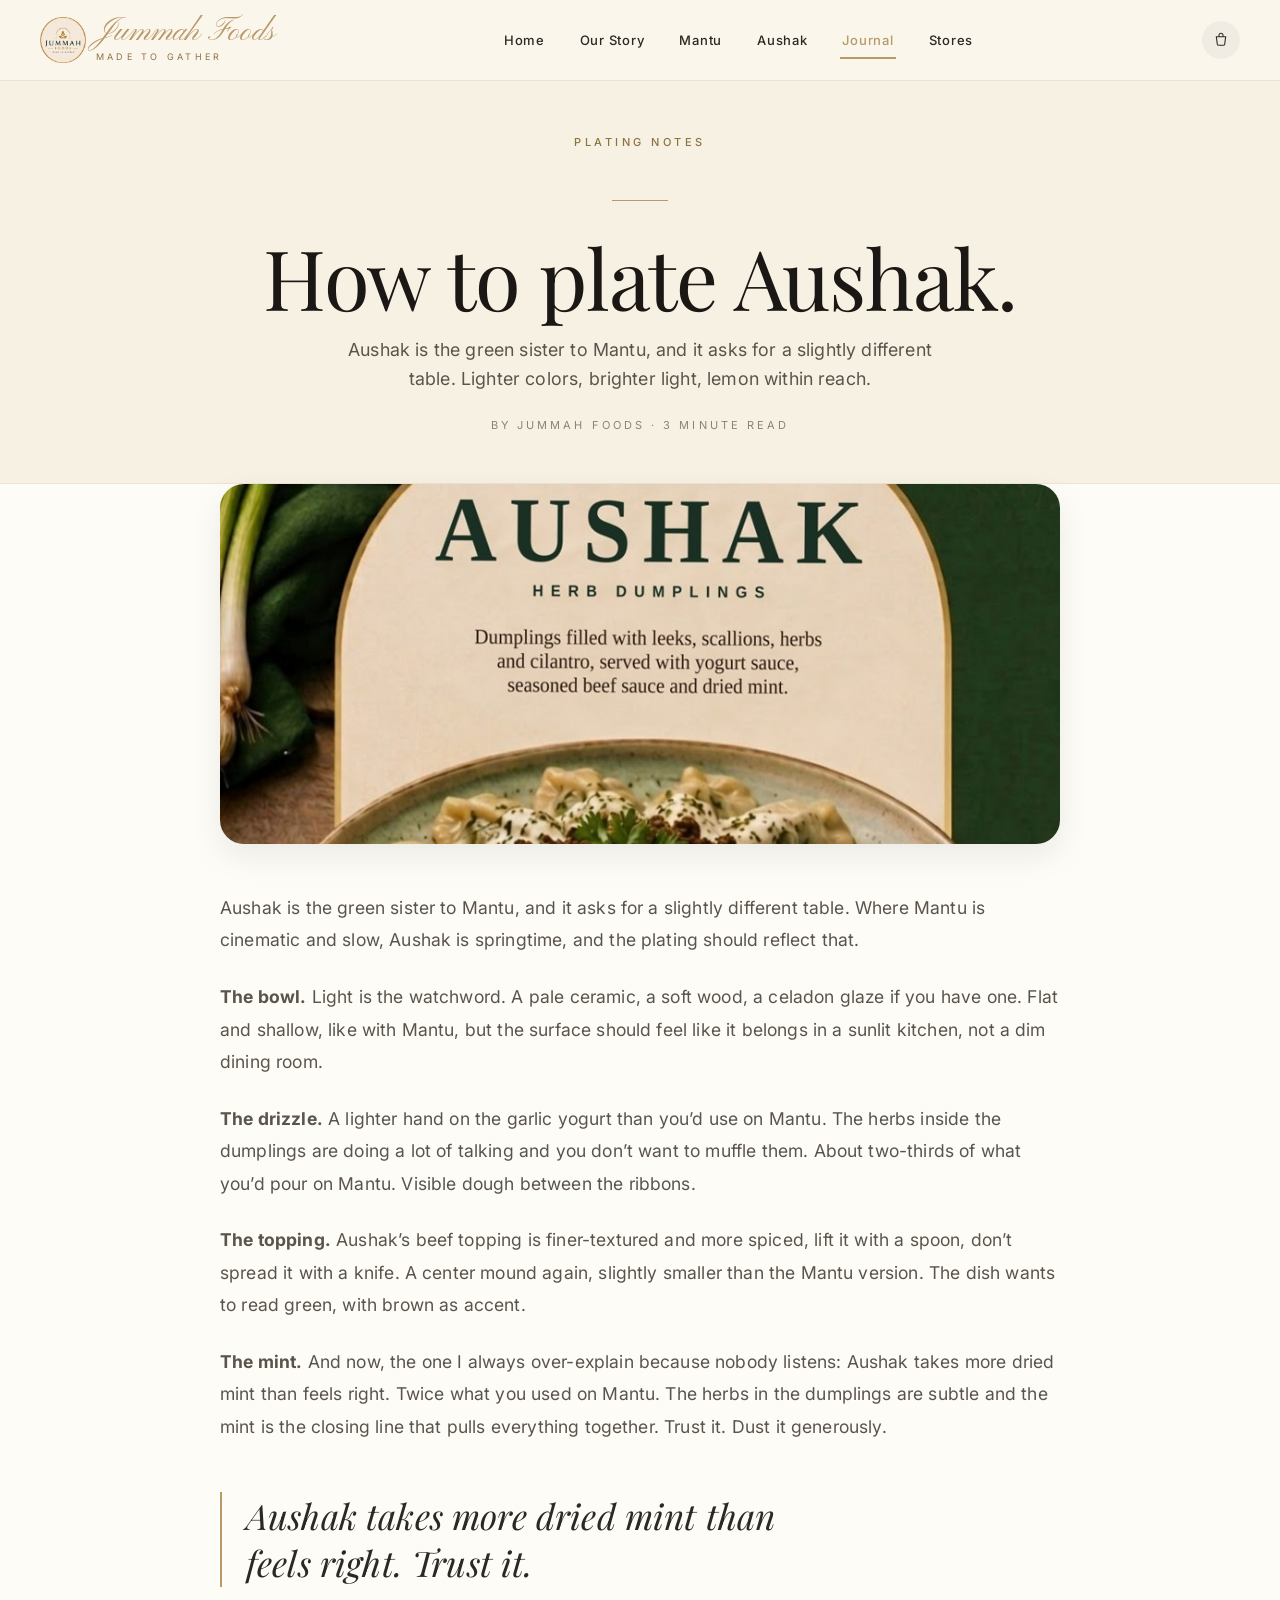
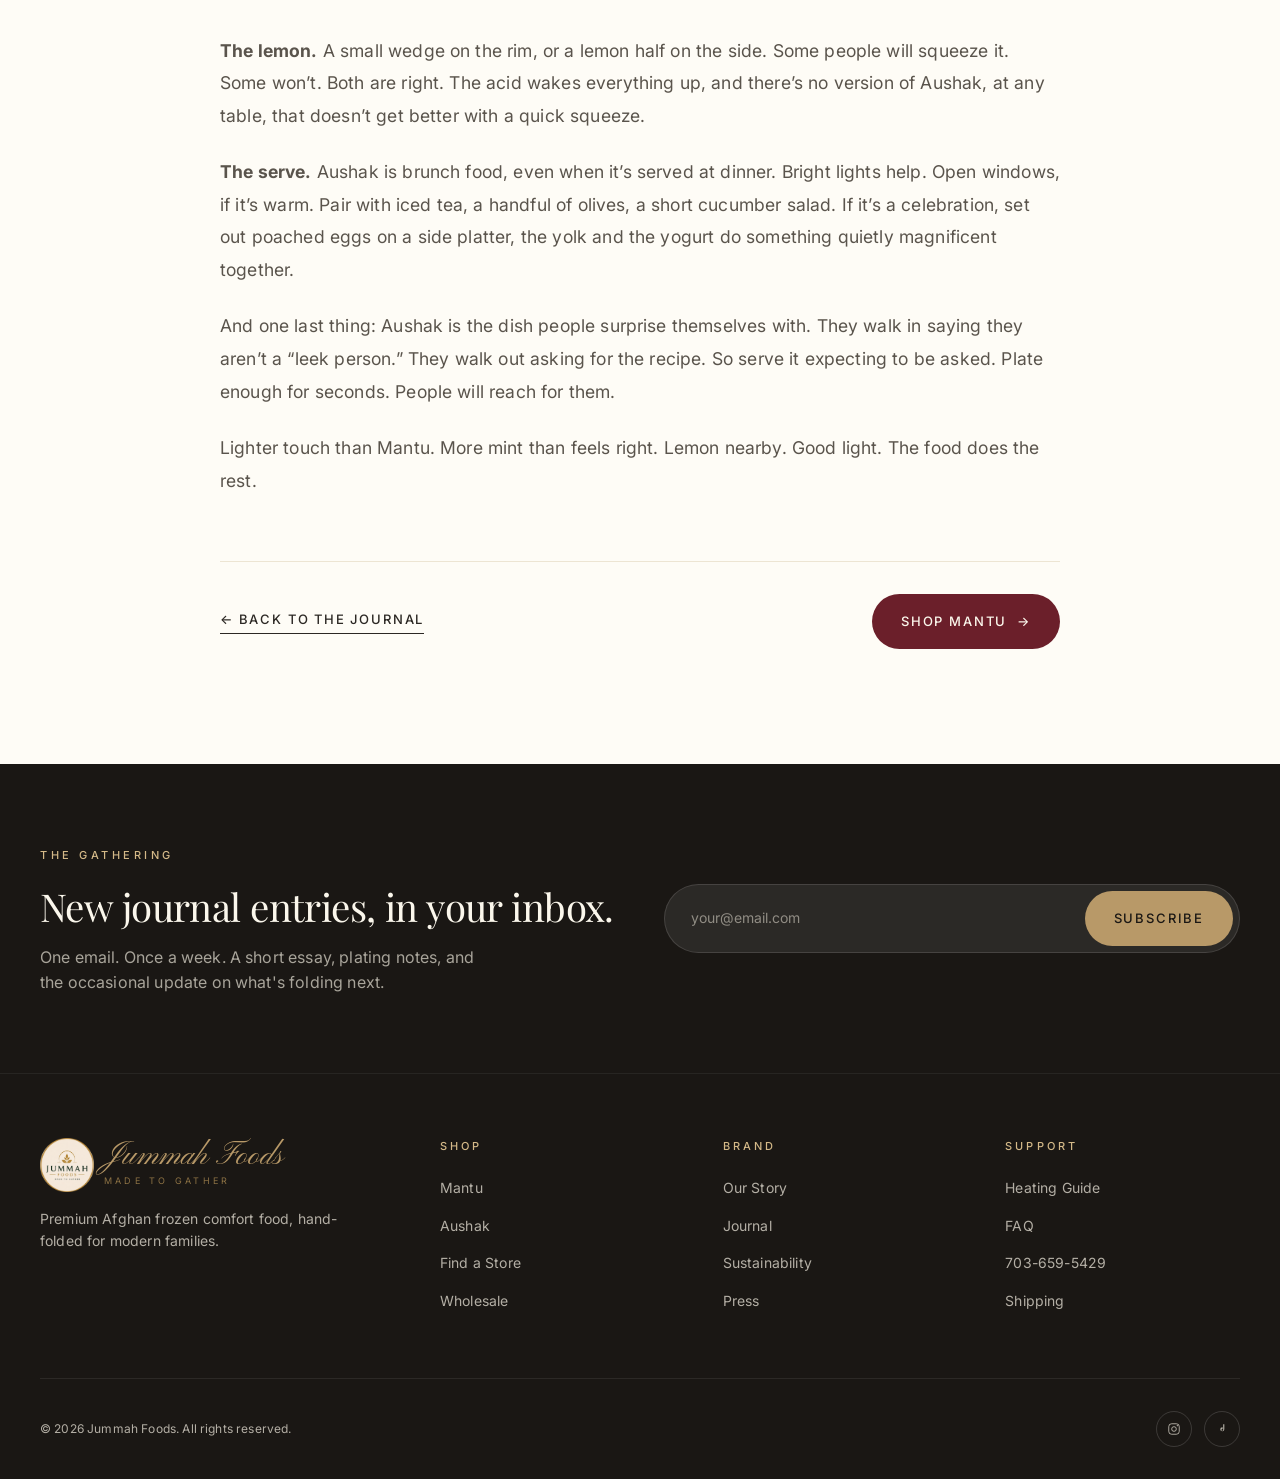
<file: aushak-plating.html>
<!doctype html>
<html lang="en">
<head>
  <meta charset="UTF-8" />
  <meta name="viewport" content="width=device-width, initial-scale=1, viewport-fit=cover" />
  <title>How to plate Aushak., The Jummah Journal</title>
  <meta name="description" content="A short guide to plating Afghan Aushak, the bowl, the lemon, the herb-led topping, the dust of dried mint." />
  <link rel="canonical" href="https://jummahfoods.com/aushak-plating" />
  <meta property="og:title" content="How to plate Aushak., The Jummah Journal" />
  <meta property="og:description" content="A short guide to plating Afghan Aushak, the bowl, the lemon, the herb-led topping, the dust of dried mint." />
  <meta property="og:type" content="article" />
  <meta property="og:url" content="https://jummahfoods.com/aushak-plating" />
  <meta property="og:image" content="https://jummahfoods.com/assets/packaging.jpg" />
  <meta name="twitter:card" content="summary_large_image" />
  <meta name="twitter:image" content="https://jummahfoods.com/assets/packaging.jpg" />
  <link rel="preconnect" href="https://fonts.googleapis.com" />
  <link rel="preconnect" href="https://fonts.gstatic.com" crossorigin />
  <link href="https://fonts.googleapis.com/css2?family=Playfair+Display:ital,wght@0,400;0,500;0,600;0,700;1,400;1,500&family=Inter:wght@300;400;500;600&family=Pinyon+Script&display=swap" rel="stylesheet" />
  <link rel="stylesheet" href="styles.css?v=1778368770" />
  <link rel="stylesheet" href="styles-extra.css?v=1778368770" />
  <style>.reveal{opacity:1!important;transform:none!important}</style>

  <svg width="0" height="0" style="position:absolute" aria-hidden="true">
    <defs>
      <symbol id="medallion" viewBox="0 0 40 40">
        <g fill="none" stroke="currentColor" stroke-width="1.1"><rect x="9" y="9" width="22" height="22"/><rect x="9" y="9" width="22" height="22" transform="rotate(45 20 20)"/></g>
        <circle cx="20" cy="20" r="3" fill="currentColor"/>
      </symbol>
    </defs>
  </svg>
</head>
<body>
  <header class="nav" role="banner">
    <div class="container nav-inner">
      <a class="brand" href="index.html"><svg class="brand-mark" viewBox="0 0 32 32" style="color:var(--gold)"><use href="#medallion"/></svg><span><span class="brand-name">Jummah Foods</span><span class="brand-tag">Made to Gather</span></span></a>
      <nav class="nav-links" aria-label="Main">
        <a href="index.html">Home</a>
        <a href="story.html">Our Story</a>
        <a href="mantu.html">Mantu</a>
        <a href="aushak.html">Aushak</a>
        <a href="recipes.html" class="active">Journal</a>
        <a href="stores.html">Stores</a>
      </nav>
      <div class="nav-cta">
        <a class="nav-icon cart" href="https://shop.jummahfoods.com/cart" aria-label="Cart"><svg viewBox="0 0 24 24" fill="none" stroke="currentColor" stroke-width="1.6"><path d="M5 7h14l-1.5 11.5a2 2 0 0 1-2 1.5H8.5a2 2 0 0 1-2-1.5L5 7Z"/><path d="M9 7V5a3 3 0 0 1 6 0v2"/></svg></a>
        <button class="nav-toggle" aria-label="Menu"><svg viewBox="0 0 24 24" fill="none" stroke="currentColor" stroke-width="1.6"><path d="M4 7h16M4 12h16M4 17h16"/></svg></button>
      </div>
    </div>
  </header>

  <div class="mobile-menu" aria-hidden="true">
    <button class="mobile-menu-close" aria-label="Close menu"><svg viewBox="0 0 24 24" fill="none" stroke="currentColor" stroke-width="1.6" width="16" height="16"><path d="M6 6l12 12M18 6 6 18"/></svg></button>
    <nav><a href="index.html">Home</a><a href="story.html">Our Story</a><a href="mantu.html">Mantu</a><a href="aushak.html">Aushak</a><a href="recipes.html">Journal</a><a href="stores.html">Stores</a></nav>
  </div>

  <section class="page-hero">
    <div class="container-narrow">
      <span class="eyebrow">Plating Notes</span>
      <span class="gold-rule"></span>
      <h1>How to plate Aushak.</h1>
      <p class="lede">Aushak is the green sister to Mantu, and it asks for a slightly different table. Lighter colors, brighter light, lemon within reach.</p>
      <div style="margin-top:1.5rem; font-size:11px; letter-spacing:0.28em; text-transform:uppercase; color:var(--slate);">By Jummah Foods &middot; 3 minute read</div>
    </div>
  </section>

  <section class="bg-paper" style="padding-top:0;">
    <div class="container-narrow">
      <div class="pkg-photo aushak" style="aspect-ratio:21/9; border-radius:var(--radius-lg); margin-bottom:3rem; box-shadow:var(--shadow-md);"></div>
      <div class="long-form">
        
<p>Aushak is the green sister to Mantu, and it asks for a slightly different table. Where Mantu is cinematic and slow, Aushak is springtime, and the plating should reflect that.</p>

<p><strong>The bowl.</strong> Light is the watchword. A pale ceramic, a soft wood, a celadon glaze if you have one. Flat and shallow, like with Mantu, but the surface should feel like it belongs in a sunlit kitchen, not a dim dining room.</p>

<p><strong>The drizzle.</strong> A lighter hand on the garlic yogurt than you&rsquo;d use on Mantu. The herbs inside the dumplings are doing a lot of talking and you don&rsquo;t want to muffle them. About two-thirds of what you&rsquo;d pour on Mantu. Visible dough between the ribbons.</p>

<p><strong>The topping.</strong> Aushak&rsquo;s beef topping is finer-textured and more spiced, lift it with a spoon, don&rsquo;t spread it with a knife. A center mound again, slightly smaller than the Mantu version. The dish wants to read green, with brown as accent.</p>

<p><strong>The mint.</strong> And now, the one I always over-explain because nobody listens: Aushak takes more dried mint than feels right. Twice what you used on Mantu. The herbs in the dumplings are subtle and the mint is the closing line that pulls everything together. Trust it. Dust it generously.</p>

<div class="pull">Aushak takes more dried mint than feels right. Trust it.</div>

<p><strong>The lemon.</strong> A small wedge on the rim, or a lemon half on the side. Some people will squeeze it. Some won&rsquo;t. Both are right. The acid wakes everything up, and there&rsquo;s no version of Aushak, at any table, that doesn&rsquo;t get better with a quick squeeze.</p>

<p><strong>The serve.</strong> Aushak is brunch food, even when it&rsquo;s served at dinner. Bright lights help. Open windows, if it&rsquo;s warm. Pair with iced tea, a handful of olives, a short cucumber salad. If it&rsquo;s a celebration, set out poached eggs on a side platter, the yolk and the yogurt do something quietly magnificent together.</p>

<p>And one last thing: Aushak is the dish people surprise themselves with. They walk in saying they aren&rsquo;t a &ldquo;leek person.&rdquo; They walk out asking for the recipe. So serve it expecting to be asked. Plate enough for seconds. People will reach for them.</p>

<p>Lighter touch than Mantu. More mint than feels right. Lemon nearby. Good light. The food does the rest.</p>

      </div>
      <div style="margin-top:4rem; padding-top:2rem; border-top:1px solid var(--bone); display:flex; justify-content:space-between; align-items:center; flex-wrap:wrap; gap:1rem;">
        <a href="recipes.html" class="link-underline">&larr; Back to the Journal</a>
        <a href="mantu.html" class="btn btn-burgundy">Shop Mantu <span class="arrow">&rarr;</span></a>
      </div>
    </div>
  </section>

  <section class="newsletter">
    <div class="container newsletter-inner">
      <div>
        <span class="eyebrow on-dark">The Gathering</span>
        <h3 style="margin-top:1rem">New journal entries, in your inbox.</h3>
        <p>One email. Once a week. A short essay, plating notes, and the occasional update on what's folding next.</p>
      </div>
      <form data-newsletter>
        <input type="email" required placeholder="your@email.com" aria-label="Email address" />
        <button type="submit" class="btn btn-gold">Subscribe</button>
      </form>
    </div>
  </section>

  <footer class="footer">
    <div class="container">
      <div class="footer-grid">
        <div class="footer-brand">
          <a class="brand" href="index.html"><svg class="brand-mark" viewBox="0 0 32 32" style="color:var(--gold)"><use href="#medallion"/></svg><span><span class="brand-name">Jummah Foods</span><span class="brand-tag">Made to Gather</span></span></a>
          <p>Premium Afghan frozen comfort food, hand-folded for modern families.</p>
        </div>
        <div><h5>Shop</h5><ul><li><a href="mantu.html">Mantu</a></li><li><a href="aushak.html">Aushak</a></li><li><a href="stores.html">Find a Store</a></li><li><a href="#">Wholesale</a></li></ul></div>
        <div><h5>Brand</h5><ul><li><a href="story.html">Our Story</a></li><li><a href="recipes.html">Journal</a></li><li><a href="#">Sustainability</a></li><li><a href="#">Press</a></li></ul></div>
        <div><h5>Support</h5><ul><li><a href="#">Heating Guide</a></li><li><a href="#">FAQ</a></li><li><a href="tel:+17036595429">703-659-5429</a></li><li><a href="#">Shipping</a></li></ul></div>
      </div>
      <div class="footer-bottom">
        <span>&copy; <span data-year>2026</span> Jummah Foods. All rights reserved.</span>
        <div class="footer-social">
          <a href="https://www.instagram.com/jummah.foods" target="_blank" rel="noopener" aria-label="Instagram"><svg viewBox="0 0 24 24" fill="none" stroke="currentColor" stroke-width="1.6"><rect x="3" y="3" width="18" height="18" rx="5"/><circle cx="12" cy="12" r="4"/><circle cx="17.5" cy="6.5" r="0.5" fill="currentColor"/></svg></a>
          <a href="https://www.tiktok.com/@jummah.foods" target="_blank" rel="noopener" aria-label="TikTok"><svg viewBox="0 0 24 24" fill="currentColor"><path d="M16 4v8.5a3.5 3.5 0 1 1-3.5-3.5h.5V12h-.5a1.5 1.5 0 1 0 1.5 1.5V4h2Z"/></svg></a>
        </div>
      </div>
    </div>
  </footer>
  <script src="script.js"></script>
</body>
</html>
</file>
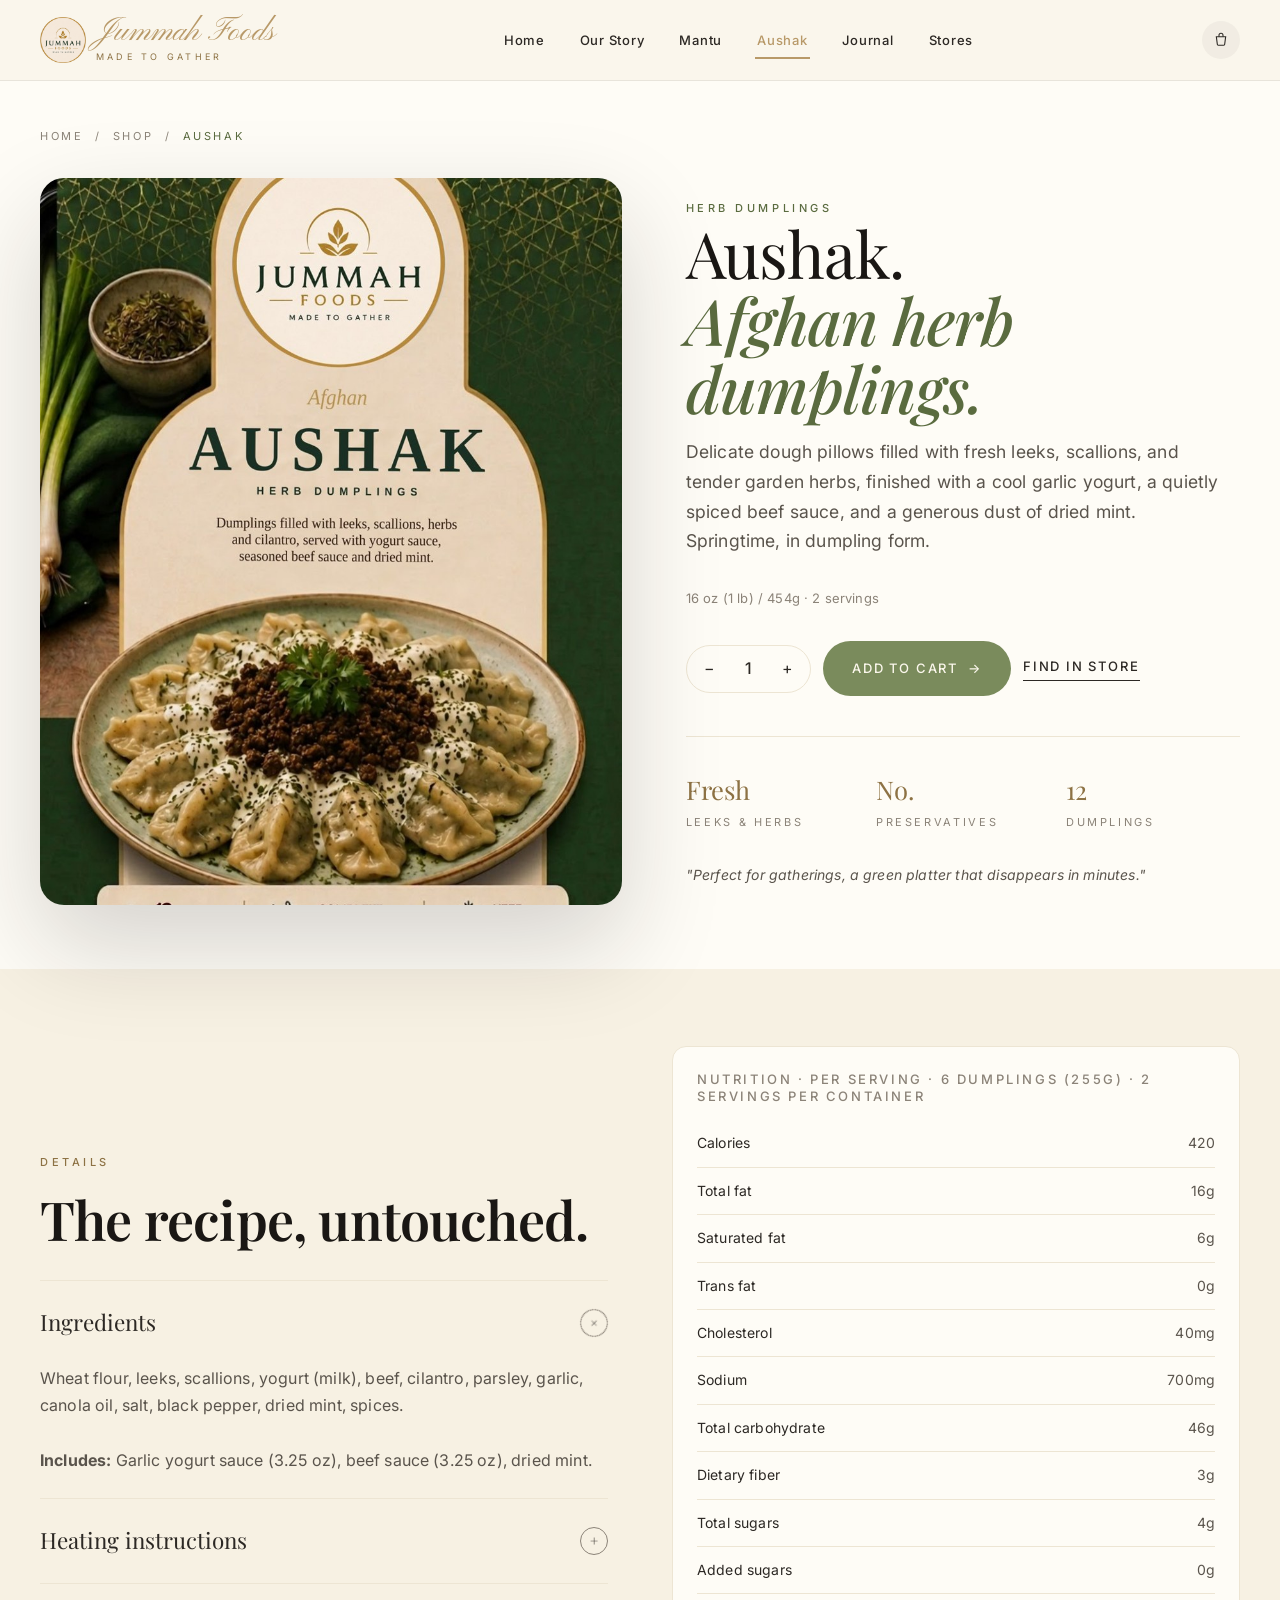
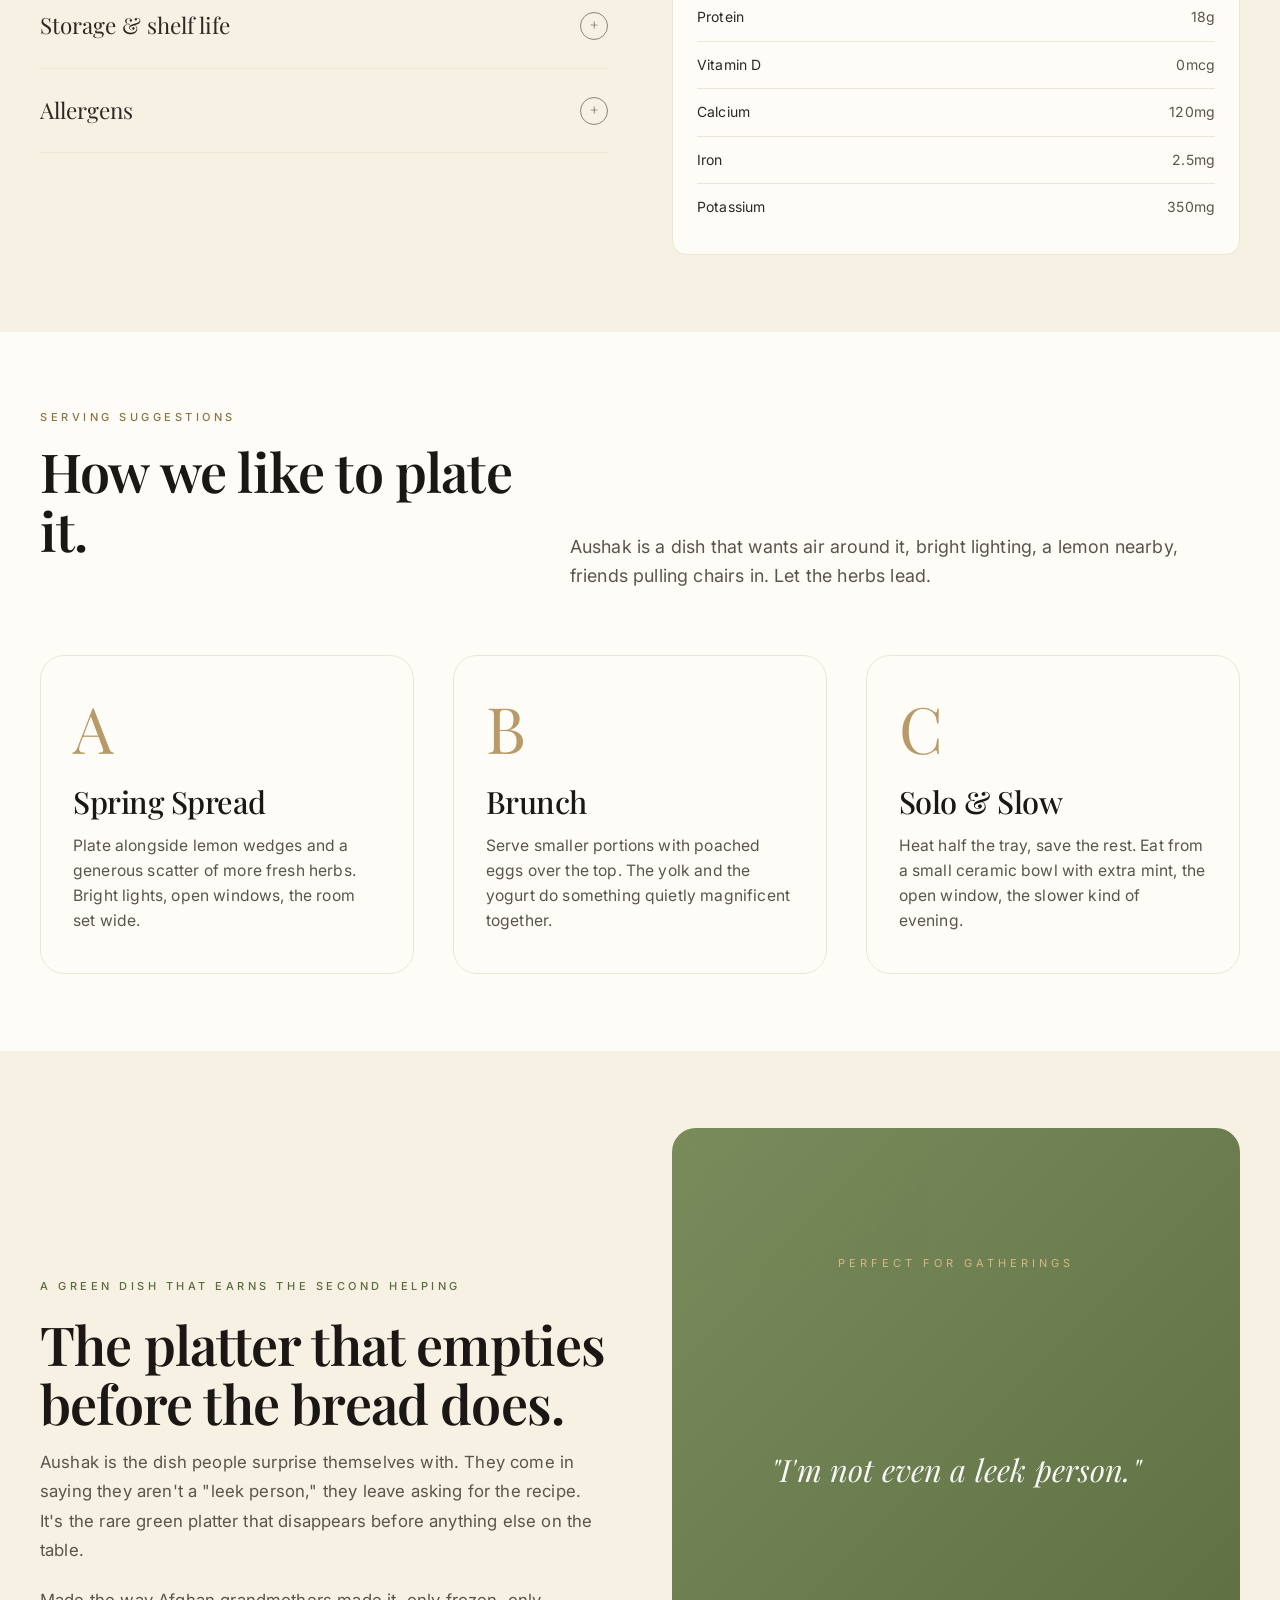
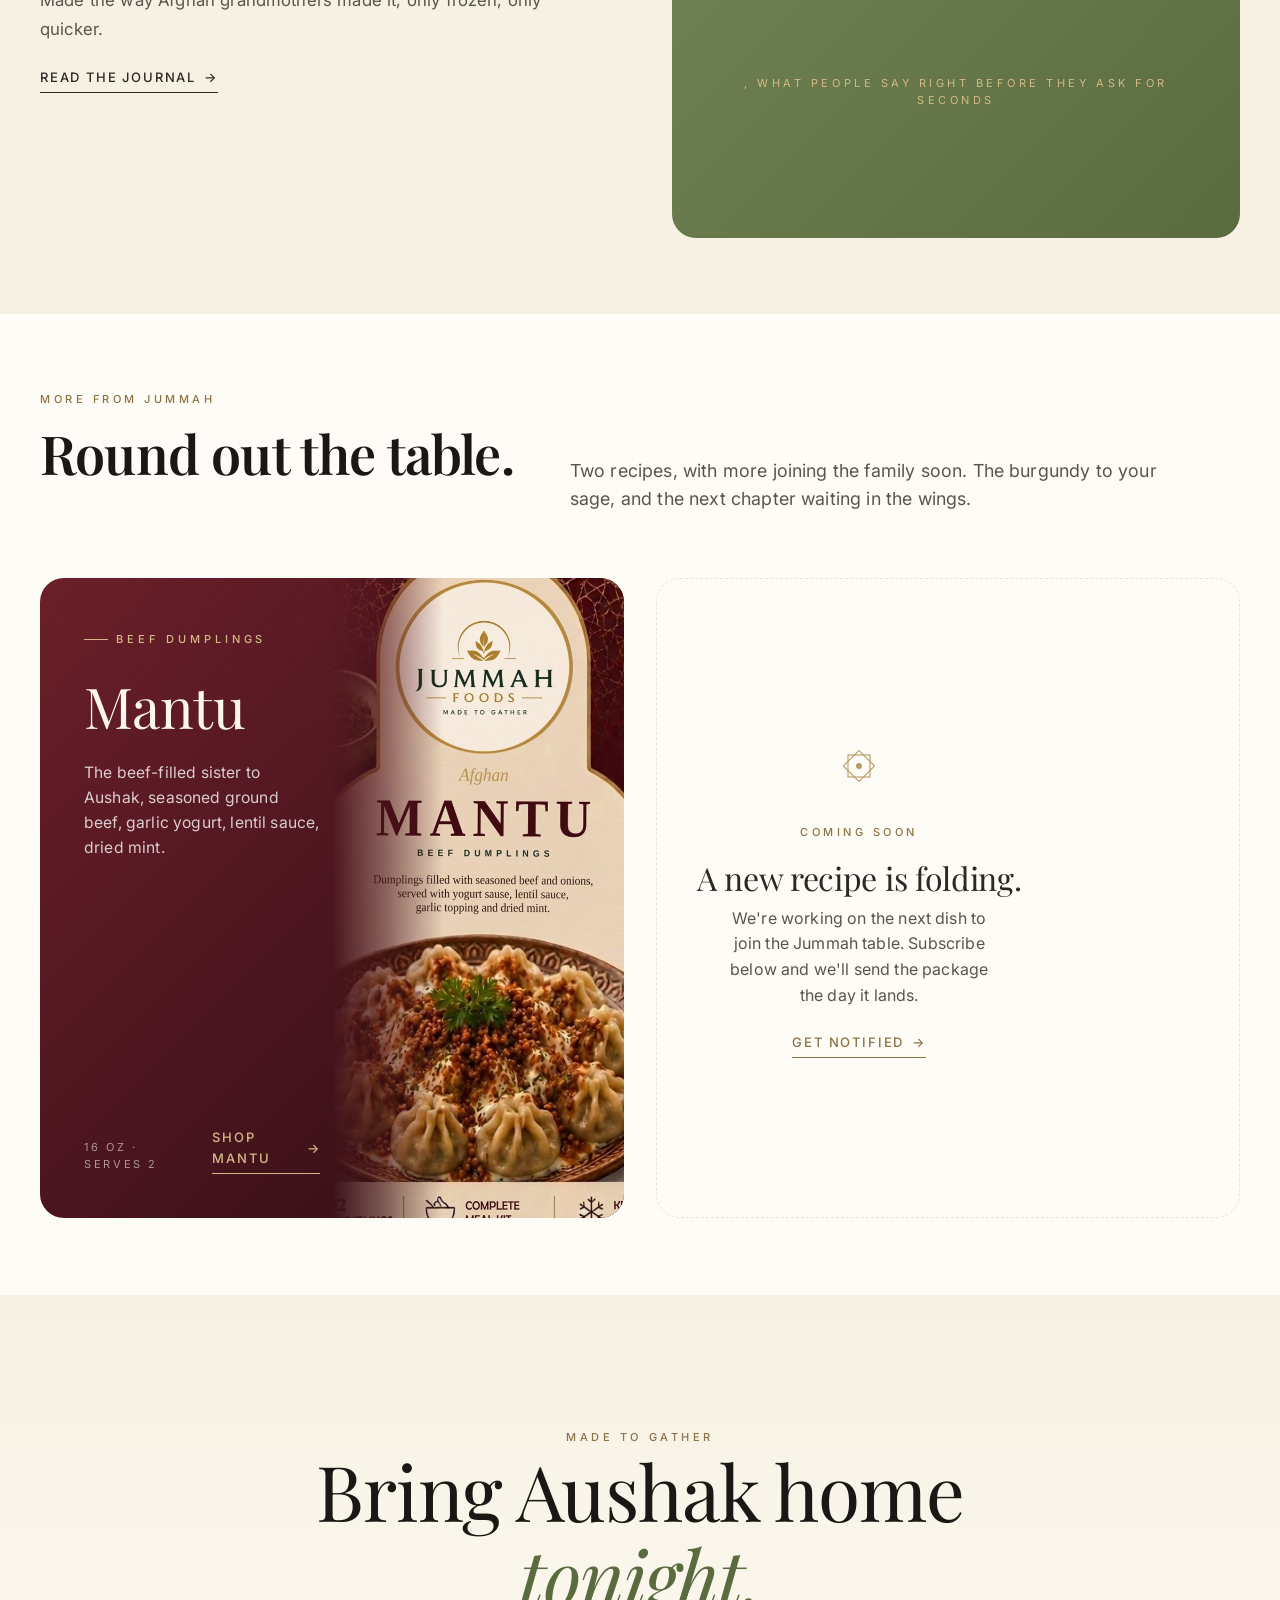
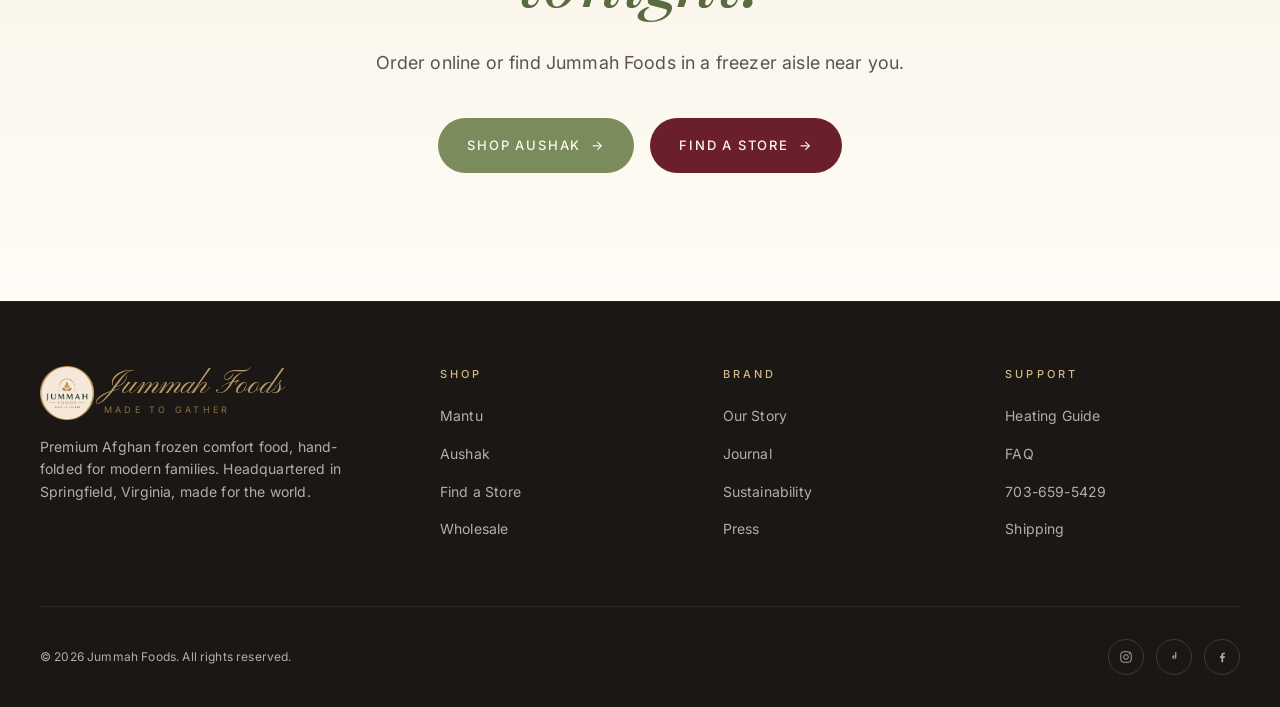
<file: aushak.html>
<!doctype html>
<html lang="en">
<head>
  <meta charset="UTF-8" />
  <meta name="viewport" content="width=device-width, initial-scale=1, viewport-fit=cover" />
  <title>Aushak, Afghan Herb Dumplings | Jummah Foods</title>
  <meta name="description" content="Hand-folded Afghan Aushak dumplings filled with fresh leeks and herbs, served with garlic yogurt, seasoned ground beef, and dried mint." />
  <link rel="canonical" href="https://jummahfoods.com/aushak" />
  <meta property="og:title" content="Aushak, Afghan Herb Dumplings | Jummah Foods" />
  <meta property="og:description" content="Hand-folded Afghan Aushak dumplings filled with fresh leeks and herbs, served with garlic yogurt, seasoned ground beef, and dried mint." />
  <meta property="og:type" content="product" />
  <meta property="og:url" content="https://jummahfoods.com/aushak" />
  <meta property="og:image" content="https://jummahfoods.com/assets/packaging.jpg" />
  <meta name="twitter:card" content="summary_large_image" />
  <meta name="twitter:image" content="https://jummahfoods.com/assets/packaging.jpg" />
  <link rel="preconnect" href="https://fonts.googleapis.com" />
  <link rel="preconnect" href="https://fonts.gstatic.com" crossorigin />
  <link href="https://fonts.googleapis.com/css2?family=Playfair+Display:ital,wght@0,400;0,500;0,600;0,700;1,400;1,500&family=Inter:wght@300;400;500;600&family=Pinyon+Script&display=swap" rel="stylesheet" />
  <link rel="stylesheet" href="styles.css?v=1778368770" />
  <link rel="stylesheet" href="styles-extra.css?v=1778368770" />
  <style>.reveal{opacity:1!important;transform:none!important}</style>

  <svg width="0" height="0" style="position:absolute" aria-hidden="true">
    <defs>
      <pattern id="geo-gold" x="0" y="0" width="40" height="40" patternUnits="userSpaceOnUse">
        <path d="M20 0 L40 20 L20 40 L0 20 Z" fill="none" stroke="#b89968" stroke-width="0.4"/>
        <path d="M0 0 L40 40 M40 0 L0 40" stroke="#b89968" stroke-width="0.25"/>
      </pattern>
      <symbol id="medallion" viewBox="0 0 40 40">
        <g fill="none" stroke="currentColor" stroke-width="1.1"><rect x="9" y="9" width="22" height="22"/><rect x="9" y="9" width="22" height="22" transform="rotate(45 20 20)"/></g>
        <circle cx="20" cy="20" r="3" fill="currentColor"/>
      </symbol>
      <symbol id="badge-herb" viewBox="0 0 32 32"><path d="M16 28V14M16 16c-4-3-8-1-9 3 3 2 7 1 9-3zM16 16c4-3 8-1 9 3-3 2-7 1-9-3zM16 10c-2-2-2-5 0-7 2 2 2 5 0 7z" fill="currentColor"/></symbol>
      <symbol id="badge-medallion" viewBox="0 0 32 32"><g fill="none" stroke="currentColor" stroke-width="1.4"><rect x="8" y="8" width="16" height="16"/><rect x="8" y="8" width="16" height="16" transform="rotate(45 16 16)"/></g><circle cx="16" cy="16" r="2" fill="currentColor"/></symbol>
      <symbol id="badge-gather" viewBox="0 0 32 32"><path d="M16 4 L19 13 L28 14 L21 20 L23 29 L16 25 L9 29 L11 20 L4 14 L13 13 Z" fill="currentColor"/></symbol>
    </defs>
  </svg>
</head>
<body>
  <header class="nav" role="banner">
    <div class="container nav-inner">
      <a class="brand" href="index.html"><svg class="brand-mark" viewBox="0 0 32 32" style="color:var(--gold)"><use href="#medallion"/></svg><span><span class="brand-name">Jummah Foods</span><span class="brand-tag">Made to Gather</span></span></a>
      <nav class="nav-links" aria-label="Main">
        <a href="index.html">Home</a>
        <a href="story.html">Our Story</a>
        <a href="mantu.html">Mantu</a>
        <a href="aushak.html" class="active">Aushak</a>
        <a href="journal.html">Journal</a>
        <a href="stores.html">Stores</a>
      </nav>
      <div class="nav-cta">
        <a class="nav-icon cart" href="https://shop.jummahfoods.com/cart" aria-label="Cart"><svg viewBox="0 0 24 24" fill="none" stroke="currentColor" stroke-width="1.6"><path d="M5 7h14l-1.5 11.5a2 2 0 0 1-2 1.5H8.5a2 2 0 0 1-2-1.5L5 7Z"/><path d="M9 7V5a3 3 0 0 1 6 0v2"/></svg></a>
        <button class="nav-toggle" aria-label="Menu"><svg viewBox="0 0 24 24" fill="none" stroke="currentColor" stroke-width="1.6"><path d="M4 7h16M4 12h16M4 17h16"/></svg></button>
      </div>
    </div>
  </header>

  <div class="mobile-menu" aria-hidden="true">
    <button class="mobile-menu-close" aria-label="Close menu"><svg viewBox="0 0 24 24" fill="none" stroke="currentColor" stroke-width="1.6" width="16" height="16"><path d="M6 6l12 12M18 6 6 18"/></svg></button>
    <nav><a href="index.html">Home</a><a href="story.html">Our Story</a><a href="mantu.html">Mantu</a><a href="aushak.html">Aushak</a><a href="journal.html">Journal</a><a href="stores.html">Stores</a></nav>
  </div>

  <section class="pdp-hero" style="padding-top:8rem">
    <div class="container">
      <nav style="font-size:11px; letter-spacing:0.24em; text-transform:uppercase; color:var(--slate); margin-bottom:2rem;">
        <a href="index.html" style="color:inherit">Home</a> &nbsp;/&nbsp; <a href="index.html#products" style="color:inherit">Shop</a> &nbsp;/&nbsp; <span style="color:var(--sage-deep)">Aushak</span>
      </nav>

      <div class="pdp-grid">
        <div class="pdp-image-svg pkg-photo aushak reveal" aria-label="Jummah Foods Aushak package"></div>

        <div class="pdp-info reveal reveal-delay-1">
          <span class="eyebrow" style="color:var(--sage-deep)">Herb Dumplings</span>
          <h1>Aushak.<br/><em style="color:var(--sage-deep); font-style:italic; font-weight:500;">Afghan herb dumplings.</em></h1>
          <p class="desc">Delicate dough pillows filled with fresh leeks, scallions, and tender garden herbs, finished with a cool garlic yogurt, a quietly spiced beef sauce, and a generous dust of dried mint. Springtime, in dumpling form.</p>

          <div class="pdp-price"><small>16 oz (1 lb) / 454g · 2 servings</small></div>

          <div class="pdp-buy">
            <div class="qty">
              <button class="qty-minus" aria-label="Decrease quantity">−</button>
              <span class="qty-val">1</span>
              <button class="qty-plus" aria-label="Increase quantity">+</button>
            </div>
            <a href="https://shop.jummahfoods.com/products/aushak?utm_source=jummahfoods&utm_medium=marketing-site&utm_campaign=pdp" class="btn btn-sage">Add to Cart <span class="arrow">→</span></a>
            <a href="stores.html" class="link-underline" style="color:var(--charcoal)">Find in store</a>
          </div>

          <div class="pdp-features">
            <div class="pdp-feat"><div class="num">Fresh</div><div class="lbl">Leeks &amp; Herbs</div></div>
            <div class="pdp-feat"><div class="num">No.</div><div class="lbl">Preservatives</div></div>
            <div class="pdp-feat"><div class="num">12</div><div class="lbl">Dumplings</div></div>
          </div>

          <p style="margin-top:2rem; font-size:14px; color:var(--graphite); font-style:italic;">"Perfect for gatherings, a green platter that disappears in minutes."</p>
        </div>
      </div>
    </div>
  </section>

  <section class="pdp-section bg-cream">
    <div class="container">
      <div class="split">
        <div class="split-text">
          <span class="eyebrow">Details</span>
          <h2 style="margin:1rem 0 2rem">The recipe, untouched.</h2>

          <div class="accordion">
            <div class="acc-item open">
              <button class="acc-trigger">Ingredients <span class="plus">+</span></button>
              <div class="acc-content"><div>
                Wheat flour, leeks, scallions, yogurt (milk), beef, cilantro, parsley, garlic, canola oil, salt, black pepper, dried mint, spices.<br/><br/>
                <strong>Includes:</strong> Garlic yogurt sauce (3.25 oz), beef sauce (3.25 oz), dried mint.
              </div></div>
            </div>
            <div class="acc-item">
              <button class="acc-trigger">Heating instructions <span class="plus">+</span></button>
              <div class="acc-content"><div>
                <strong>Dumplings — steam (preferred):</strong> Place frozen dumplings in a steamer over boiling water. Steam for 12-15 minutes until fully heated. Carefully remove and serve.<br/><br/>
                <strong>Dumplings — boil:</strong> Bring water to a gentle boil. Add frozen dumplings. Cook for 6-8 minutes. Carefully remove and serve.<br/><br/>
                <strong>Sauces only:</strong> Remove sauces from packaging before heating. Heat gently in a microwave-safe dish or saucepan until warm.<br/><br/>
                Plate, drizzle with the garlic yogurt sauce, spoon the beef sauce over the center, and finish with dried mint.
              </div></div>
            </div>
            <div class="acc-item">
              <button class="acc-trigger">Storage &amp; shelf life <span class="plus">+</span></button>
              <div class="acc-content"><div>
                Keep frozen at 0°F (-18°C) or below until ready to prepare. Do not refreeze after thawing. Best by the date stamped on the tray. Once heated, refrigerate any leftovers and consume within 24 hours.
              </div></div>
            </div>
            <div class="acc-item">
              <button class="acc-trigger">Allergens <span class="plus">+</span></button>
              <div class="acc-content"><div>
                Contains: wheat, milk. Manufactured in a facility that may also process soy, sesame, tree nuts, and peanuts.
              </div></div>
            </div>
          </div>
        </div>

        <div>
          <div class="nutrition-table">
            <h4>Nutrition · per serving · 6 dumplings (255g) · 2 servings per container</h4>
            <table>
              <tr><td>Calories</td><td>420</td></tr>
              <tr><td>Total fat</td><td>16g</td></tr>
              <tr><td>Saturated fat</td><td>6g</td></tr>
              <tr><td>Trans fat</td><td>0g</td></tr>
              <tr><td>Cholesterol</td><td>40mg</td></tr>
              <tr><td>Sodium</td><td>700mg</td></tr>
              <tr><td>Total carbohydrate</td><td>46g</td></tr>
              <tr><td>Dietary fiber</td><td>3g</td></tr>
              <tr><td>Total sugars</td><td>4g</td></tr>
              <tr><td>Added sugars</td><td>0g</td></tr>
              <tr><td>Protein</td><td>18g</td></tr>
              <tr><td>Vitamin D</td><td>0mcg</td></tr>
              <tr><td>Calcium</td><td>120mg</td></tr>
              <tr><td>Iron</td><td>2.5mg</td></tr>
              <tr><td>Potassium</td><td>350mg</td></tr>
            </table>
          </div>
        </div>
      </div>
    </div>
  </section>

  <section class="pdp-section bg-paper">
    <div class="container">
      <div class="section-head reveal">
        <div class="section-head-stack">
          <span class="eyebrow">Serving Suggestions</span>
          <h2>How we like to plate it.</h2>
        </div>
        <p class="lede">Aushak is a dish that wants air around it, bright lighting, a lemon nearby, friends pulling chairs in. Let the herbs lead.</p>
      </div>

      <div class="how-grid">
        <div class="how-card reveal">
          <div class="how-num">A</div>
          <h3>Spring Spread</h3>
          <p>Plate alongside lemon wedges and a generous scatter of more fresh herbs. Bright lights, open windows, the room set wide.</p>
        </div>
        <div class="how-card reveal reveal-delay-1">
          <div class="how-num">B</div>
          <h3>Brunch</h3>
          <p>Serve smaller portions with poached eggs over the top. The yolk and the yogurt do something quietly magnificent together.</p>
        </div>
        <div class="how-card reveal reveal-delay-2">
          <div class="how-num">C</div>
          <h3>Solo &amp; Slow</h3>
          <p>Heat half the tray, save the rest. Eat from a small ceramic bowl with extra mint, the open window, the slower kind of evening.</p>
        </div>
      </div>
    </div>
  </section>

  <section class="pdp-section bg-cream">
    <div class="container">
      <div class="split reverse">
        <div class="color-block sage reveal">
          <svg class="pattern" aria-hidden="true"><rect width="100%" height="100%" fill="url(#geo-gold)"/></svg>
          <span class="sub">Perfect For Gatherings</span>
          <div class="quote" style="margin-top:1rem">"I'm not even a leek person."</div>
          <div class="quote-attr">, what people say right before they ask for seconds</div>
        </div>
        <div class="split-text reveal reveal-delay-1">
          <span class="eyebrow" style="color:var(--sage-deep)">A Green Dish That Earns The Second Helping</span>
          <h2 style="margin:1rem 0">The platter that empties before the bread does.</h2>
          <p>Aushak is the dish people surprise themselves with. They come in saying they aren't a "leek person," they leave asking for the recipe. It's the rare green platter that disappears before anything else on the table.</p>
          <p>Made the way Afghan grandmothers made it, only frozen, only quicker.</p>
          <a href="journal.html" class="link-underline">Read the journal <span class="arrow">→</span></a>
        </div>
      </div>
    </div>
  </section>

  <section class="pdp-section bg-paper">
    <div class="container">
      <div class="section-head reveal">
        <div class="section-head-stack">
          <span class="eyebrow">More From Jummah</span>
          <h2>Round out the table.</h2>
        </div>
        <p class="lede">Two recipes, with more joining the family soon. The burgundy to your sage, and the next chapter waiting in the wings.</p>
      </div>

      <div class="products-grid">
        <a href="mantu.html" class="product-card mantu reveal">
          <svg class="product-bg-pattern" aria-hidden="true"><rect width="100%" height="100%" fill="url(#geo-gold)"/></svg>
          <div>
            <span class="product-tag">Beef Dumplings</span>
            <h3>Mantu</h3>
            <p class="desc">The beef-filled sister to Aushak, seasoned ground beef, garlic yogurt, lentil sauce, dried mint.</p>
          </div>
          <div class="package-mini pkg-photo mantu" aria-hidden="true"></div>
          <div class="product-foot">
            <div class="product-price"><small>16 oz · Serves 2</small></div>
            <span class="link-underline" style="color:var(--gold-light)">Shop Mantu <span class="arrow">→</span></span>
          </div>
        </a>

        <div class="product-card placeholder reveal reveal-delay-1">
          <div>
            <svg class="ico" viewBox="0 0 56 56" style="margin:0 auto 1.5rem; width:56px; height:56px; color:var(--gold)" aria-hidden="true"><use href="#medallion" x="8" y="8" width="40" height="40"/></svg>
            <span class="eyebrow">Coming Soon</span>
            <h3 style="font-size:2rem; margin-top:1rem; color:var(--charcoal)">A new recipe is folding.</h3>
            <p>We're working on the next dish to join the Jummah table. Subscribe below and we'll send the package the day it lands.</p>
            <span class="link-underline" style="color:var(--gold-deep); margin-top:1.5rem">Get notified <span class="arrow">→</span></span>
          </div>
        </div>
      </div>
    </div>
  </section>

  <section class="cta-final" style="background:linear-gradient(180deg, var(--cream), var(--paper))">
    <div class="container-narrow">
      <span class="eyebrow">Made to Gather</span>
      <h2 class="reveal">Bring Aushak home <em style="color:var(--sage-deep)">tonight.</em></h2>
      <p class="lede reveal reveal-delay-1">Order online or find Jummah Foods in a freezer aisle near you.</p>
      <div class="reveal reveal-delay-2" style="margin-top:2.5rem; display:flex; gap:1rem; justify-content:center; flex-wrap:wrap">
        <a href="https://shop.jummahfoods.com/products/aushak?utm_source=jummahfoods&utm_medium=marketing-site&utm_campaign=pdp_cta" class="btn btn-sage">Shop Aushak <span class="arrow">→</span></a>
        <a href="stores.html" class="btn btn-burgundy">Find a store <span class="arrow">→</span></a>
      </div>
    </div>
  </section>

  <footer class="footer">
    <div class="container">
      <div class="footer-grid">
        <div class="footer-brand">
          <a class="brand" href="index.html">
            <svg class="brand-mark" viewBox="0 0 32 32" style="color:var(--gold)" aria-hidden="true"><use href="#medallion"/></svg>
            <span><span class="brand-name">Jummah Foods</span><span class="brand-tag">Made to Gather</span></span>
          </a>
          <p>Premium Afghan frozen comfort food, hand-folded for modern families. Headquartered in Springfield, Virginia, made for the world.</p>
        </div>
        <div><h5>Shop</h5><ul><li><a href="mantu.html">Mantu</a></li><li><a href="aushak.html">Aushak</a></li><li><a href="stores.html">Find a Store</a></li><li><a href="#">Wholesale</a></li></ul></div>
        <div><h5>Brand</h5><ul><li><a href="story.html">Our Story</a></li><li><a href="recipes.html">Journal</a></li><li><a href="#">Sustainability</a></li><li><a href="#">Press</a></li></ul></div>
        <div><h5>Support</h5><ul><li><a href="#">Heating Guide</a></li><li><a href="#">FAQ</a></li><li><a href="tel:+17036595429">703-659-5429</a></li><li><a href="#">Shipping</a></li></ul></div>
      </div>
      <div class="footer-bottom">
        <span>&copy; <span data-year>2026</span> Jummah Foods. All rights reserved.</span>
        <div class="footer-social">
          <a href="https://www.instagram.com/jummah.foods" target="_blank" rel="noopener" aria-label="Instagram"><svg viewBox="0 0 24 24" fill="none" stroke="currentColor" stroke-width="1.6"><rect x="3" y="3" width="18" height="18" rx="5"/><circle cx="12" cy="12" r="4"/><circle cx="17.5" cy="6.5" r="0.5" fill="currentColor"/></svg></a>
          <a href="https://www.tiktok.com/@jummah.foods" target="_blank" rel="noopener" aria-label="TikTok"><svg viewBox="0 0 24 24" fill="currentColor"><path d="M16 4v8.5a3.5 3.5 0 1 1-3.5-3.5h.5V12h-.5a1.5 1.5 0 1 0 1.5 1.5V4h2Z"/></svg></a>
          <a href="https://www.facebook.com/jummahfoods" target="_blank" rel="noopener" aria-label="Facebook"><svg viewBox="0 0 24 24" fill="currentColor"><path d="M14 13.5h2.5l.5-3H14v-2c0-.9.3-1.5 1.6-1.5H17V4.6c-.3 0-1.3-.1-2.3-.1-2.3 0-3.8 1.4-3.8 3.9v2.1H8.5v3H11V21h3v-7.5z"/></svg></a>
        </div>
      </div>
    </div>
  </footer>
  <script src="script.js"></script>
</body>
</html>
</file>
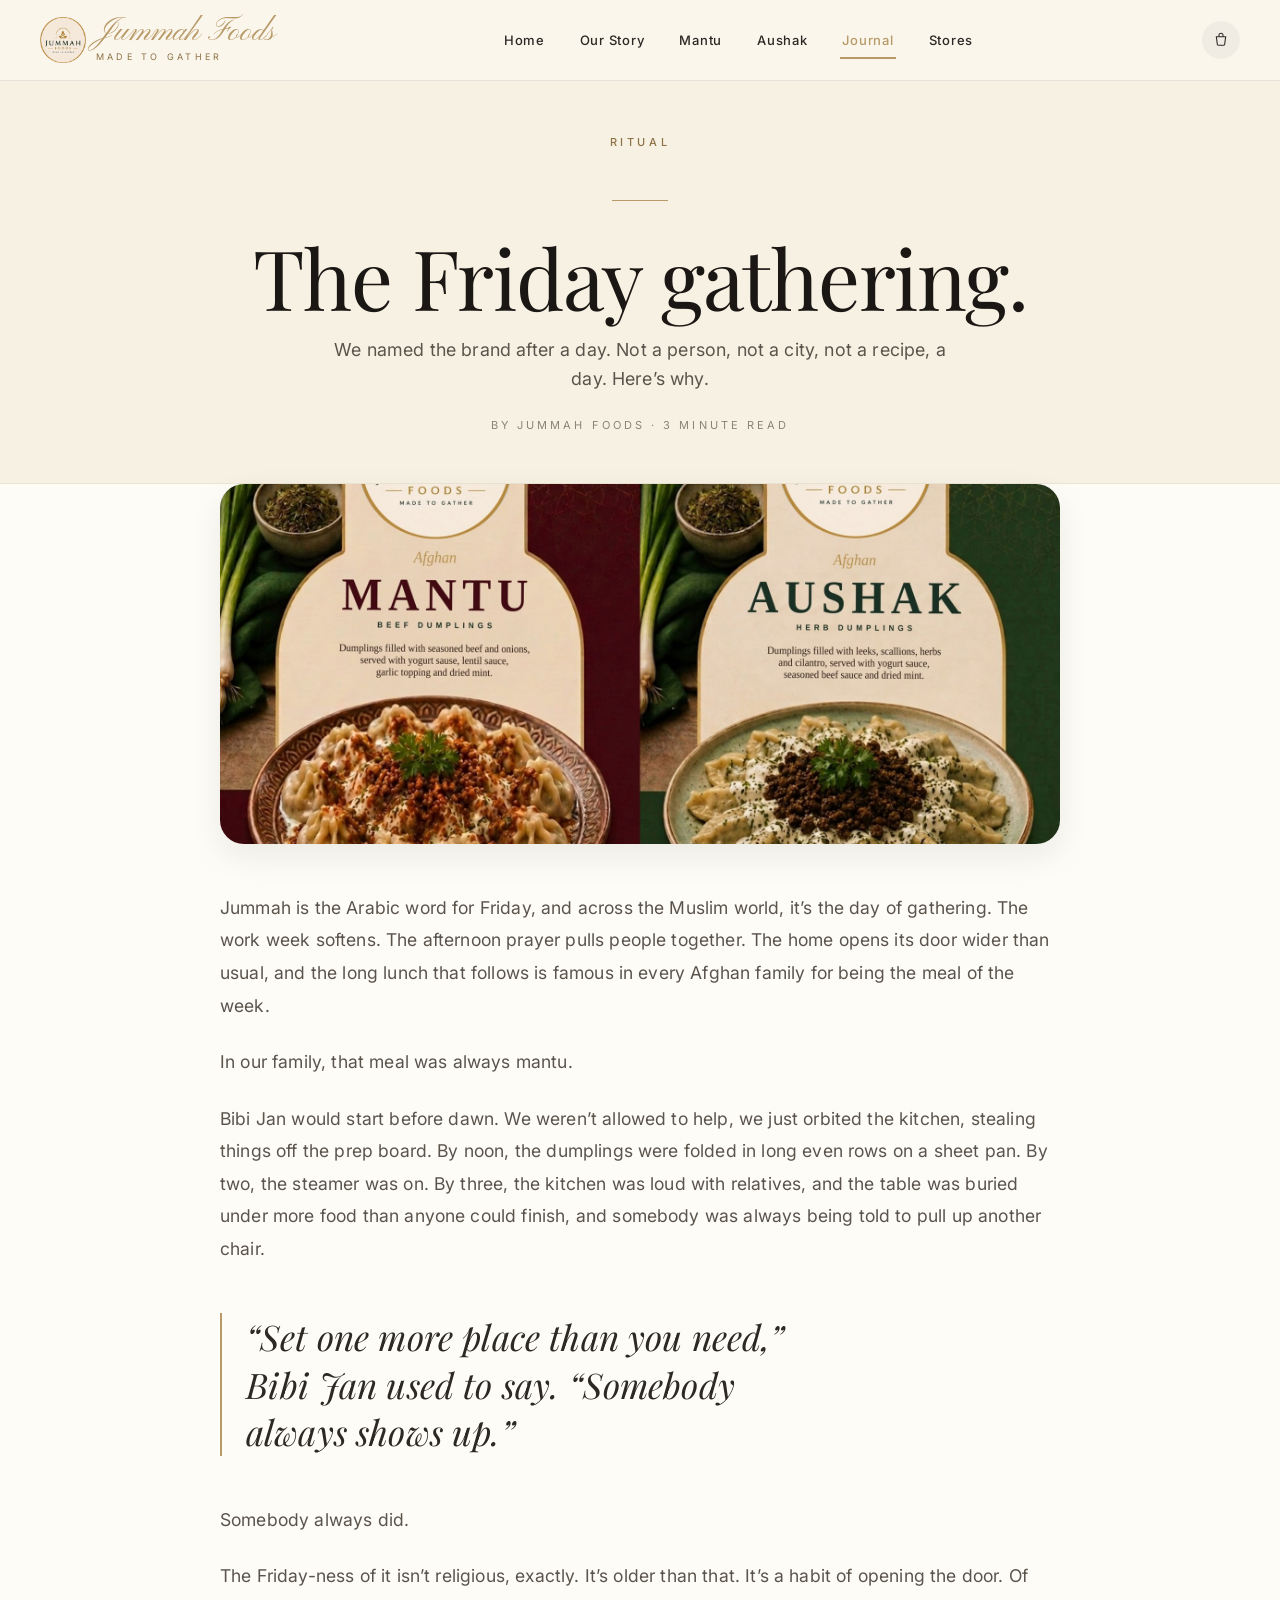
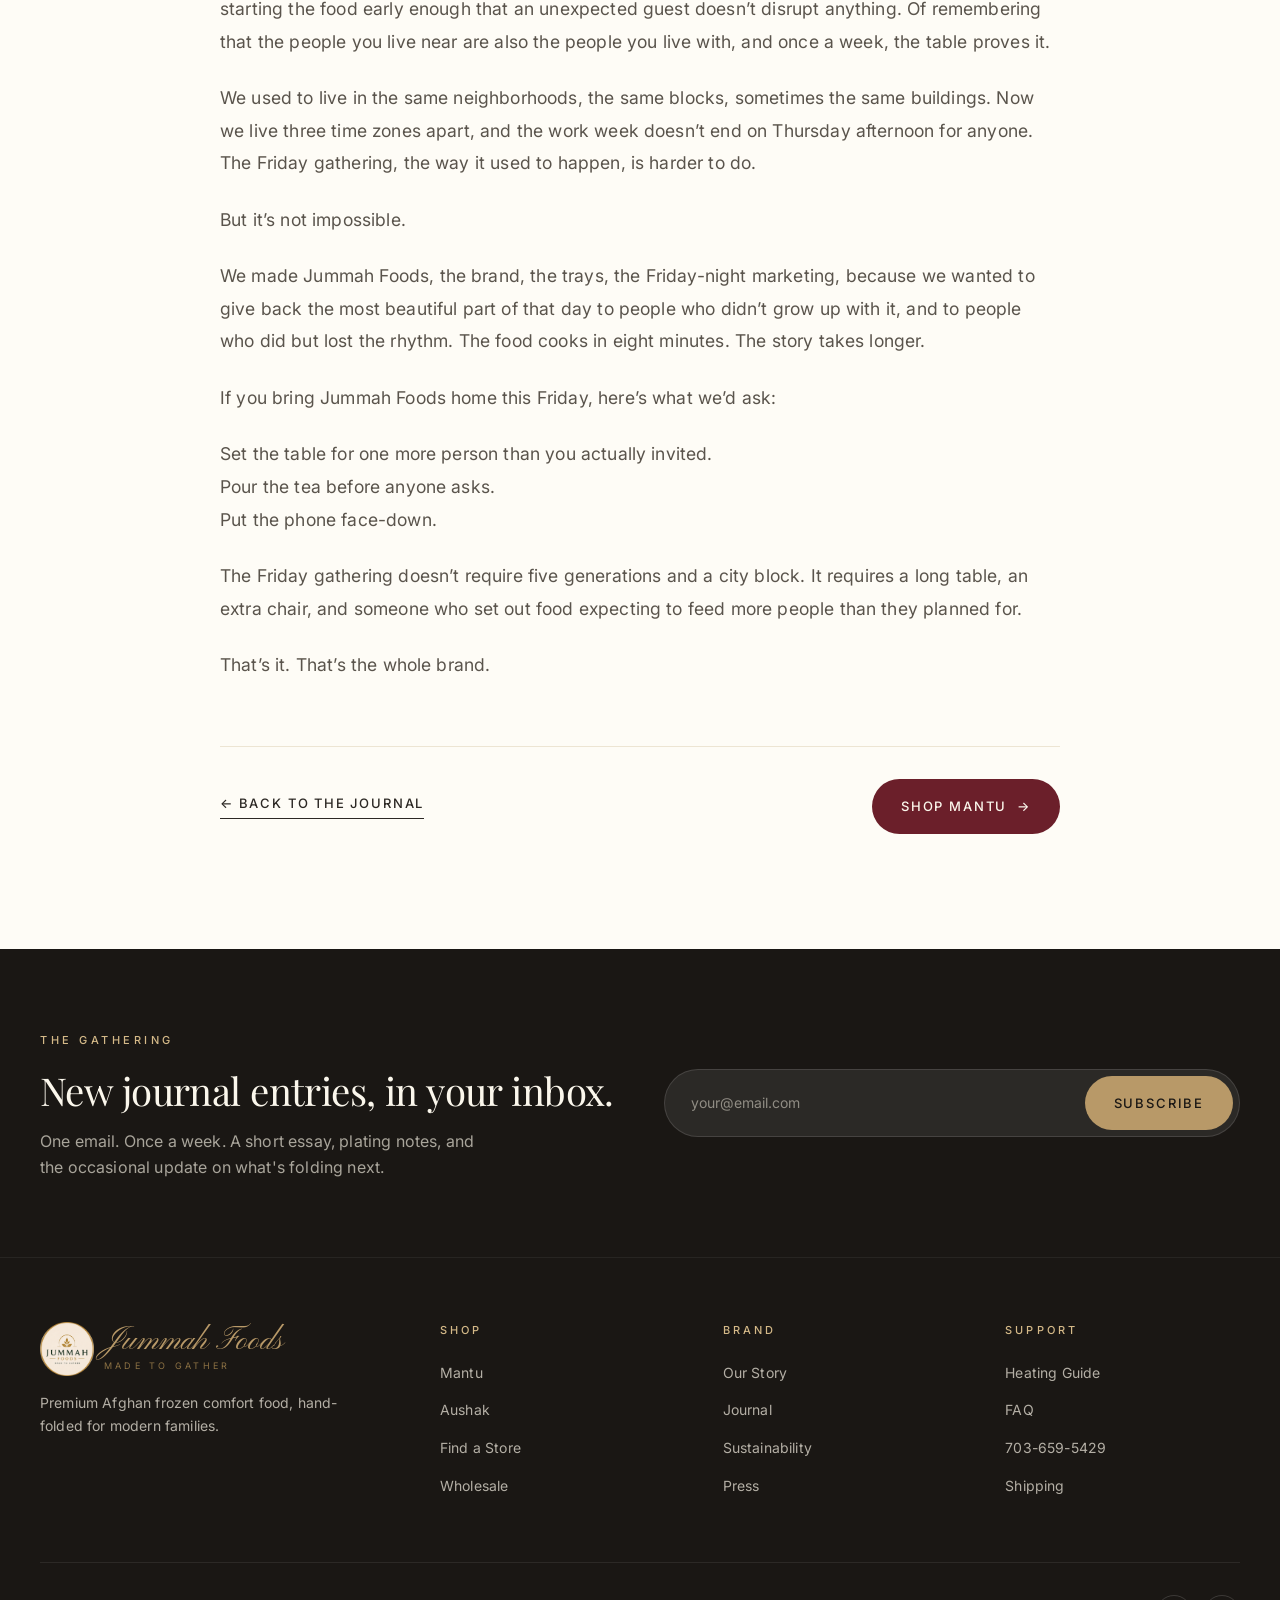
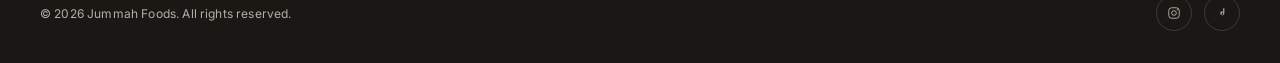
<file: friday-gathering.html>
<!doctype html>
<html lang="en">
<head>
  <meta charset="UTF-8" />
  <meta name="viewport" content="width=device-width, initial-scale=1, viewport-fit=cover" />
  <title>The Friday gathering., The Jummah Journal</title>
  <meta name="description" content="Why we named the brand after Jummah, the Afghan day of gathering, and what that means for the dinner table." />
  <link rel="canonical" href="https://jummahfoods.com/friday-gathering" />
  <meta property="og:title" content="The Friday gathering., The Jummah Journal" />
  <meta property="og:description" content="Why we named the brand after Jummah, the Afghan day of gathering, and what that means for the dinner table." />
  <meta property="og:type" content="article" />
  <meta property="og:url" content="https://jummahfoods.com/friday-gathering" />
  <meta property="og:image" content="https://jummahfoods.com/assets/packaging.jpg" />
  <meta name="twitter:card" content="summary_large_image" />
  <meta name="twitter:image" content="https://jummahfoods.com/assets/packaging.jpg" />
  <link rel="preconnect" href="https://fonts.googleapis.com" />
  <link rel="preconnect" href="https://fonts.gstatic.com" crossorigin />
  <link href="https://fonts.googleapis.com/css2?family=Playfair+Display:ital,wght@0,400;0,500;0,600;0,700;1,400;1,500&family=Inter:wght@300;400;500;600&family=Pinyon+Script&display=swap" rel="stylesheet" />
  <link rel="stylesheet" href="styles.css?v=1778368770" />
  <link rel="stylesheet" href="styles-extra.css?v=1778368770" />
  <style>.reveal{opacity:1!important;transform:none!important}</style>

  <svg width="0" height="0" style="position:absolute" aria-hidden="true">
    <defs>
      <symbol id="medallion" viewBox="0 0 40 40">
        <g fill="none" stroke="currentColor" stroke-width="1.1"><rect x="9" y="9" width="22" height="22"/><rect x="9" y="9" width="22" height="22" transform="rotate(45 20 20)"/></g>
        <circle cx="20" cy="20" r="3" fill="currentColor"/>
      </symbol>
    </defs>
  </svg>
</head>
<body>
  <header class="nav" role="banner">
    <div class="container nav-inner">
      <a class="brand" href="index.html"><svg class="brand-mark" viewBox="0 0 32 32" style="color:var(--gold)"><use href="#medallion"/></svg><span><span class="brand-name">Jummah Foods</span><span class="brand-tag">Made to Gather</span></span></a>
      <nav class="nav-links" aria-label="Main">
        <a href="index.html">Home</a>
        <a href="story.html">Our Story</a>
        <a href="mantu.html">Mantu</a>
        <a href="aushak.html">Aushak</a>
        <a href="recipes.html" class="active">Journal</a>
        <a href="stores.html">Stores</a>
      </nav>
      <div class="nav-cta">
        <a class="nav-icon cart" href="https://shop.jummahfoods.com/cart" aria-label="Cart"><svg viewBox="0 0 24 24" fill="none" stroke="currentColor" stroke-width="1.6"><path d="M5 7h14l-1.5 11.5a2 2 0 0 1-2 1.5H8.5a2 2 0 0 1-2-1.5L5 7Z"/><path d="M9 7V5a3 3 0 0 1 6 0v2"/></svg></a>
        <button class="nav-toggle" aria-label="Menu"><svg viewBox="0 0 24 24" fill="none" stroke="currentColor" stroke-width="1.6"><path d="M4 7h16M4 12h16M4 17h16"/></svg></button>
      </div>
    </div>
  </header>

  <div class="mobile-menu" aria-hidden="true">
    <button class="mobile-menu-close" aria-label="Close menu"><svg viewBox="0 0 24 24" fill="none" stroke="currentColor" stroke-width="1.6" width="16" height="16"><path d="M6 6l12 12M18 6 6 18"/></svg></button>
    <nav><a href="index.html">Home</a><a href="story.html">Our Story</a><a href="mantu.html">Mantu</a><a href="aushak.html">Aushak</a><a href="recipes.html">Journal</a><a href="stores.html">Stores</a></nav>
  </div>

  <section class="page-hero">
    <div class="container-narrow">
      <span class="eyebrow">Ritual</span>
      <span class="gold-rule"></span>
      <h1>The Friday gathering.</h1>
      <p class="lede">We named the brand after a day. Not a person, not a city, not a recipe, a day. Here&rsquo;s why.</p>
      <div style="margin-top:1.5rem; font-size:11px; letter-spacing:0.28em; text-transform:uppercase; color:var(--slate);">By Jummah Foods &middot; 3 minute read</div>
    </div>
  </section>

  <section class="bg-paper" style="padding-top:0;">
    <div class="container-narrow">
      <div class="pkg-photo both" style="aspect-ratio:21/9; border-radius:var(--radius-lg); margin-bottom:3rem; box-shadow:var(--shadow-md);"></div>
      <div class="long-form">
        
<p>Jummah is the Arabic word for Friday, and across the Muslim world, it&rsquo;s the day of gathering. The work week softens. The afternoon prayer pulls people together. The home opens its door wider than usual, and the long lunch that follows is famous in every Afghan family for being the meal of the week.</p>

<p>In our family, that meal was always mantu.</p>

<p>Bibi Jan would start before dawn. We weren&rsquo;t allowed to help, we just orbited the kitchen, stealing things off the prep board. By noon, the dumplings were folded in long even rows on a sheet pan. By two, the steamer was on. By three, the kitchen was loud with relatives, and the table was buried under more food than anyone could finish, and somebody was always being told to pull up another chair.</p>

<div class="pull">&ldquo;Set one more place than you need,&rdquo; Bibi Jan used to say. &ldquo;Somebody always shows up.&rdquo;</div>

<p>Somebody always did.</p>

<p>The Friday-ness of it isn&rsquo;t religious, exactly. It&rsquo;s older than that. It&rsquo;s a habit of opening the door. Of starting the food early enough that an unexpected guest doesn&rsquo;t disrupt anything. Of remembering that the people you live near are also the people you live with, and once a week, the table proves it.</p>

<p>We used to live in the same neighborhoods, the same blocks, sometimes the same buildings. Now we live three time zones apart, and the work week doesn&rsquo;t end on Thursday afternoon for anyone. The Friday gathering, the way it used to happen, is harder to do.</p>

<p>But it&rsquo;s not impossible.</p>

<p>We made Jummah Foods, the brand, the trays, the Friday-night marketing, because we wanted to give back the most beautiful part of that day to people who didn&rsquo;t grow up with it, and to people who did but lost the rhythm. The food cooks in eight minutes. The story takes longer.</p>

<p>If you bring Jummah Foods home this Friday, here&rsquo;s what we&rsquo;d ask:</p>

<p>Set the table for one more person than you actually invited.<br/>Pour the tea before anyone asks.<br/>Put the phone face-down.</p>

<p>The Friday gathering doesn&rsquo;t require five generations and a city block. It requires a long table, an extra chair, and someone who set out food expecting to feed more people than they planned for.</p>

<p>That&rsquo;s it. That&rsquo;s the whole brand.</p>

      </div>
      <div style="margin-top:4rem; padding-top:2rem; border-top:1px solid var(--bone); display:flex; justify-content:space-between; align-items:center; flex-wrap:wrap; gap:1rem;">
        <a href="recipes.html" class="link-underline">&larr; Back to the Journal</a>
        <a href="mantu.html" class="btn btn-burgundy">Shop Mantu <span class="arrow">&rarr;</span></a>
      </div>
    </div>
  </section>

  <section class="newsletter">
    <div class="container newsletter-inner">
      <div>
        <span class="eyebrow on-dark">The Gathering</span>
        <h3 style="margin-top:1rem">New journal entries, in your inbox.</h3>
        <p>One email. Once a week. A short essay, plating notes, and the occasional update on what's folding next.</p>
      </div>
      <form data-newsletter>
        <input type="email" required placeholder="your@email.com" aria-label="Email address" />
        <button type="submit" class="btn btn-gold">Subscribe</button>
      </form>
    </div>
  </section>

  <footer class="footer">
    <div class="container">
      <div class="footer-grid">
        <div class="footer-brand">
          <a class="brand" href="index.html"><svg class="brand-mark" viewBox="0 0 32 32" style="color:var(--gold)"><use href="#medallion"/></svg><span><span class="brand-name">Jummah Foods</span><span class="brand-tag">Made to Gather</span></span></a>
          <p>Premium Afghan frozen comfort food, hand-folded for modern families.</p>
        </div>
        <div><h5>Shop</h5><ul><li><a href="mantu.html">Mantu</a></li><li><a href="aushak.html">Aushak</a></li><li><a href="stores.html">Find a Store</a></li><li><a href="#">Wholesale</a></li></ul></div>
        <div><h5>Brand</h5><ul><li><a href="story.html">Our Story</a></li><li><a href="recipes.html">Journal</a></li><li><a href="#">Sustainability</a></li><li><a href="#">Press</a></li></ul></div>
        <div><h5>Support</h5><ul><li><a href="#">Heating Guide</a></li><li><a href="#">FAQ</a></li><li><a href="tel:+17036595429">703-659-5429</a></li><li><a href="#">Shipping</a></li></ul></div>
      </div>
      <div class="footer-bottom">
        <span>&copy; <span data-year>2026</span> Jummah Foods. All rights reserved.</span>
        <div class="footer-social">
          <a href="https://www.instagram.com/jummah.foods" target="_blank" rel="noopener" aria-label="Instagram"><svg viewBox="0 0 24 24" fill="none" stroke="currentColor" stroke-width="1.6"><rect x="3" y="3" width="18" height="18" rx="5"/><circle cx="12" cy="12" r="4"/><circle cx="17.5" cy="6.5" r="0.5" fill="currentColor"/></svg></a>
          <a href="https://www.tiktok.com/@jummah.foods" target="_blank" rel="noopener" aria-label="TikTok"><svg viewBox="0 0 24 24" fill="currentColor"><path d="M16 4v8.5a3.5 3.5 0 1 1-3.5-3.5h.5V12h-.5a1.5 1.5 0 1 0 1.5 1.5V4h2Z"/></svg></a>
        </div>
      </div>
    </div>
  </footer>
  <script src="script.js"></script>
</body>
</html>
</file>
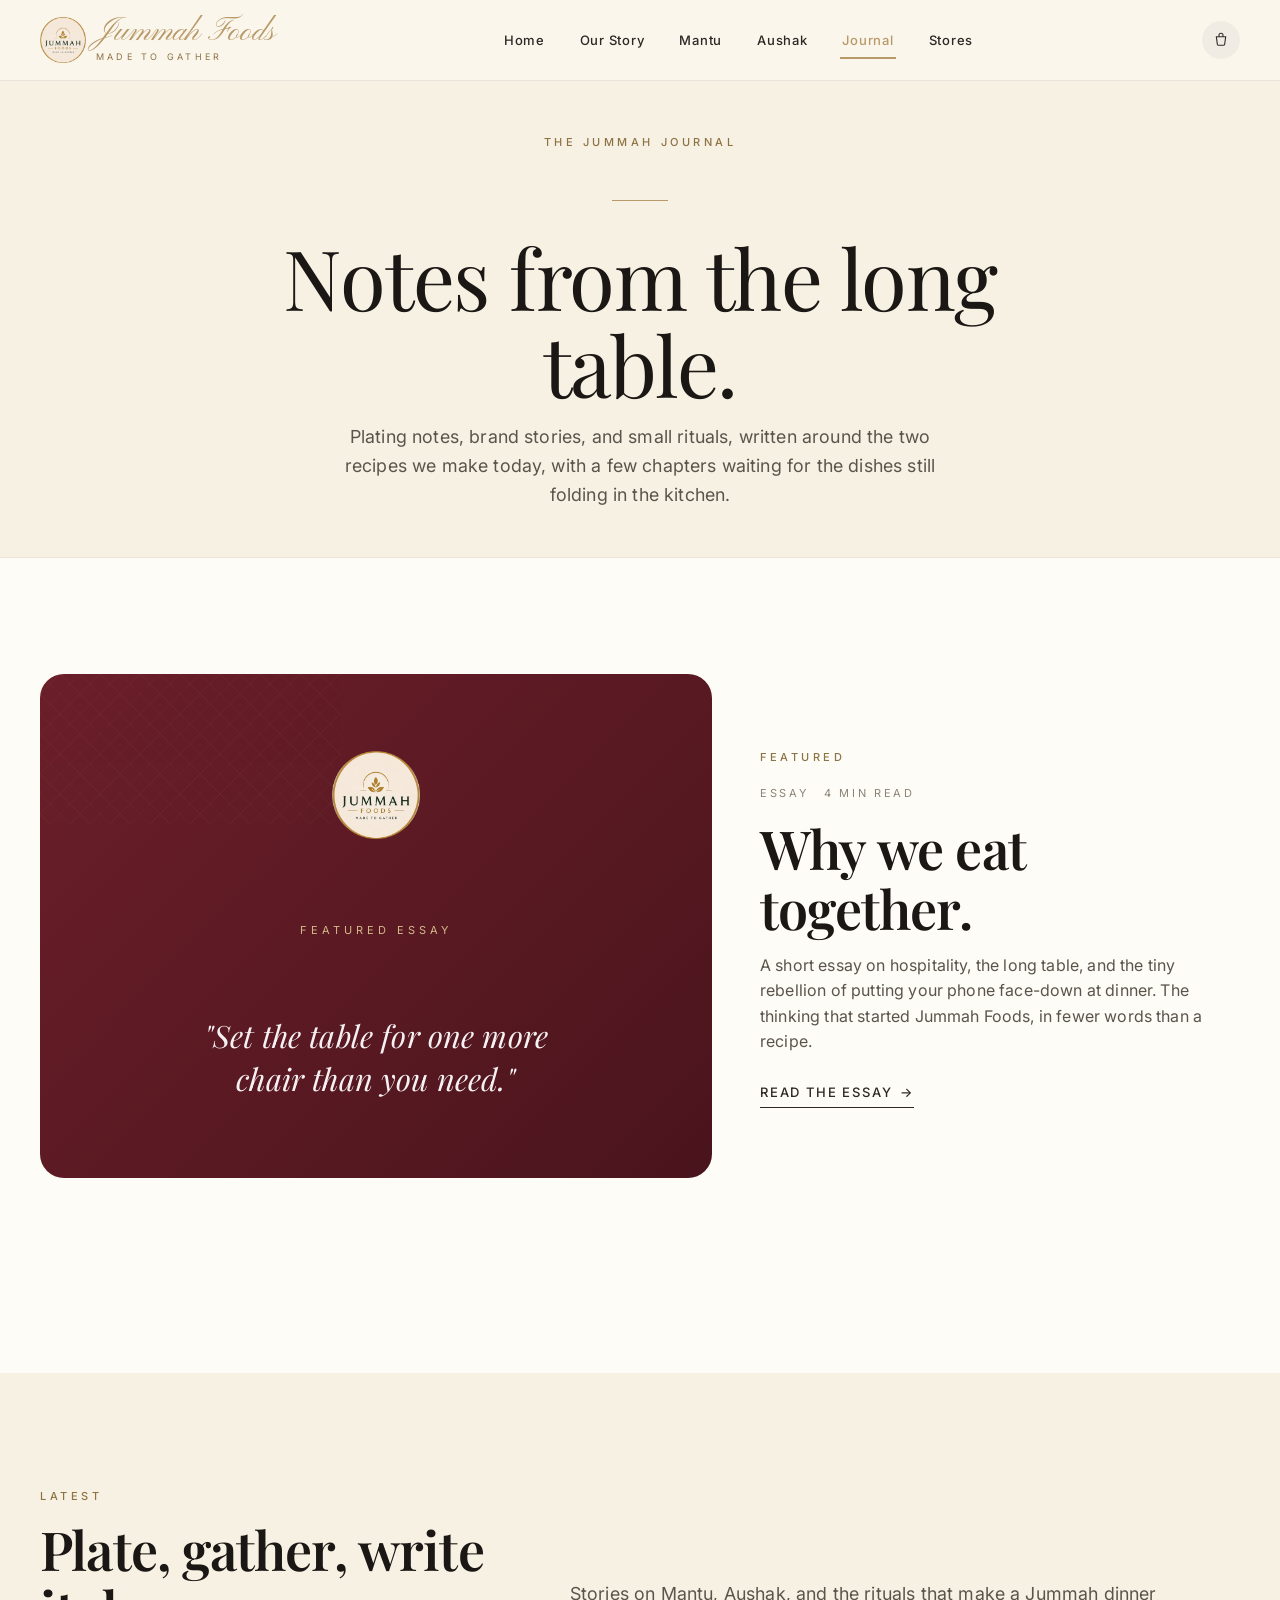
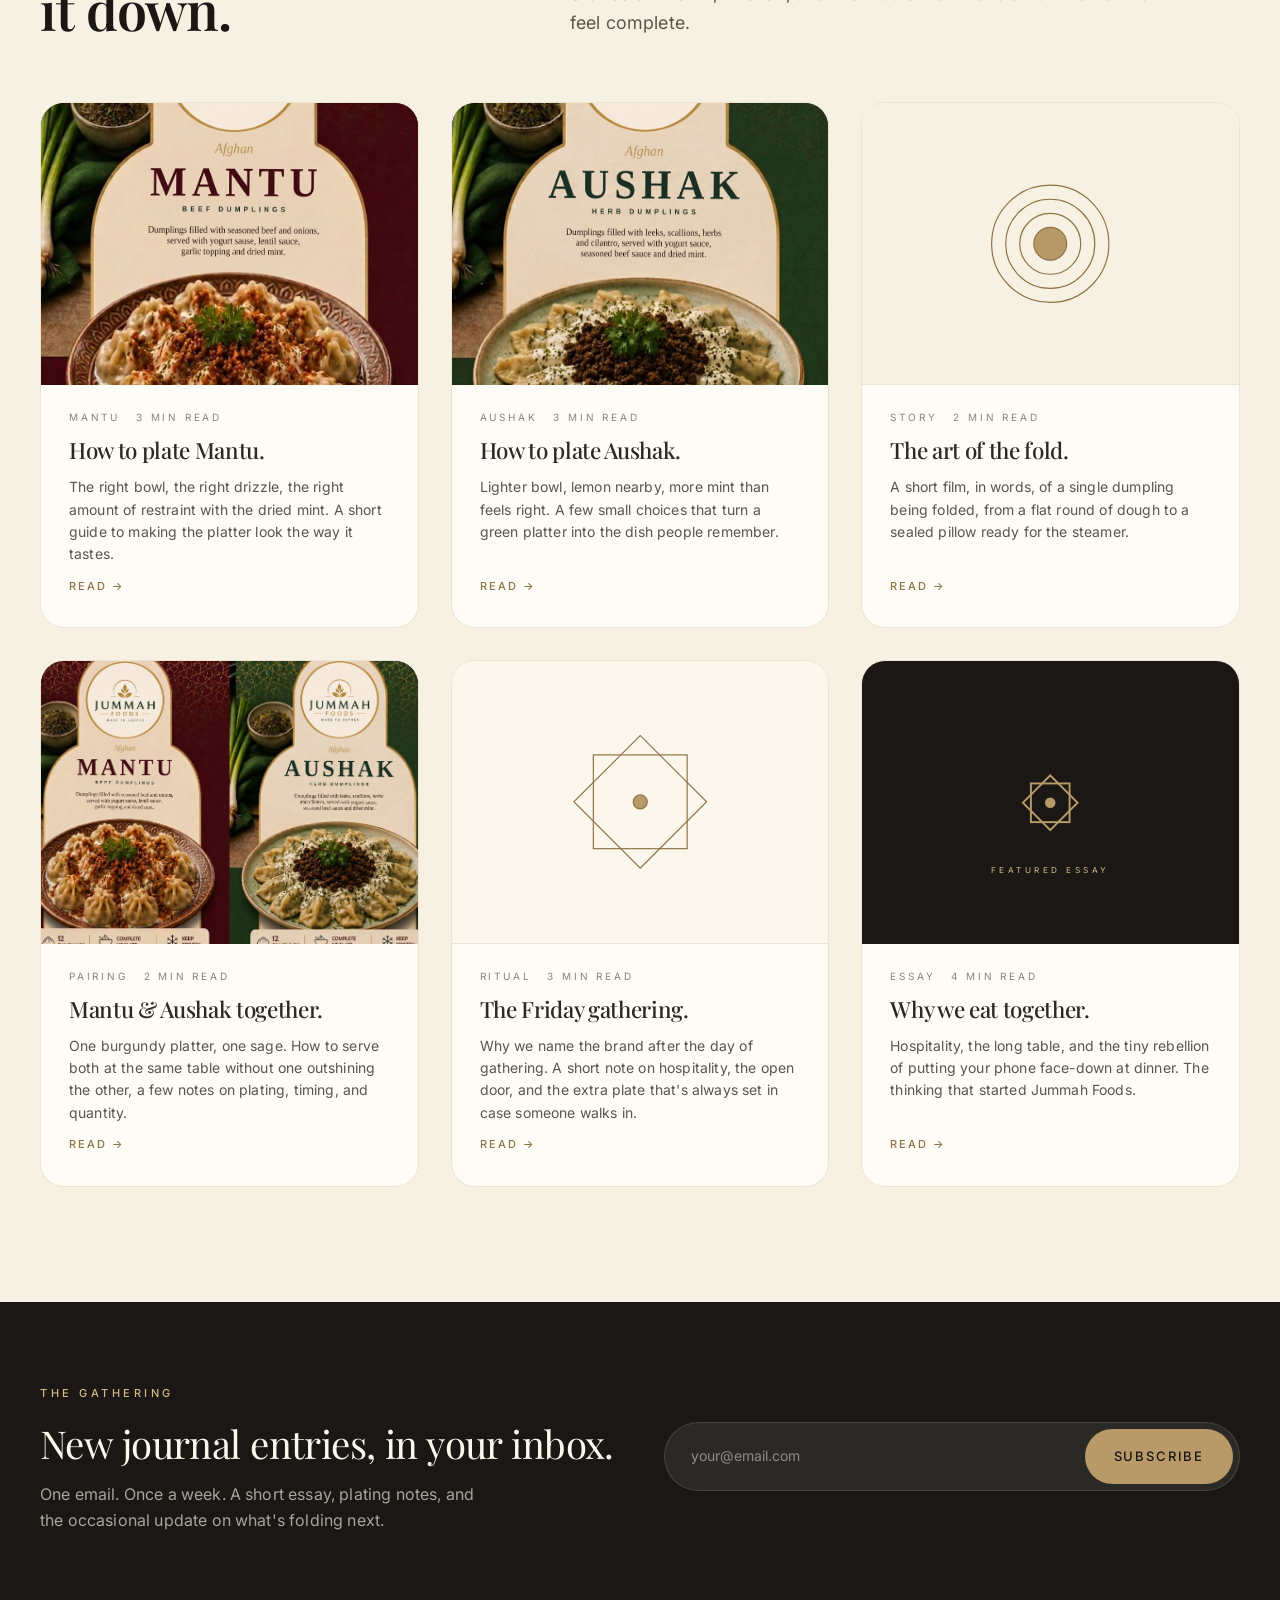
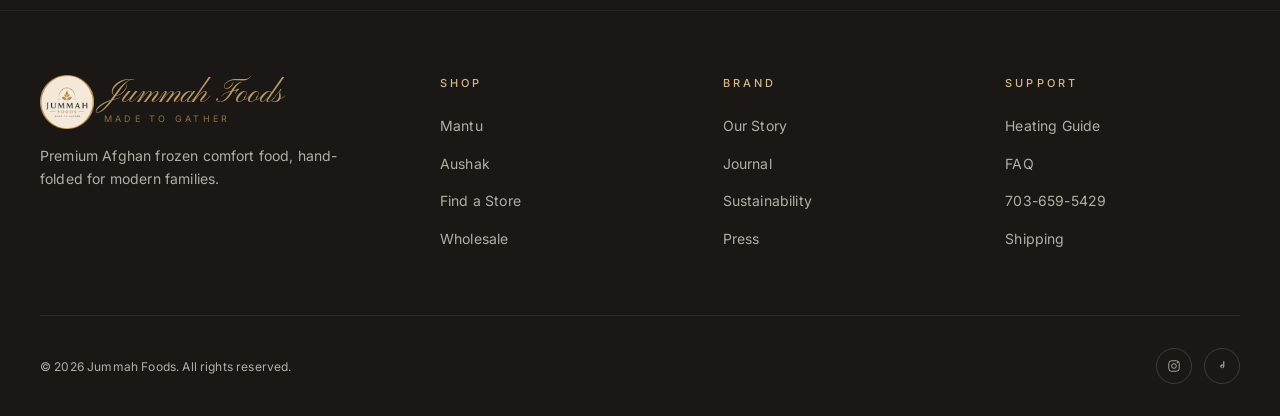
<file: journal.html>
<!doctype html>
<html lang="en">
<head>
  <meta charset="UTF-8" />
  <meta name="viewport" content="width=device-width, initial-scale=1, viewport-fit=cover" />
  <title>The Jummah Journal, Notes on Mantu, Aushak &amp; the Long Table</title>
  <meta name="description" content="Stories, plating notes, and rituals from the Jummah long table. Mantu, Aushak, and the way we gather." />
  <link rel="canonical" href="https://jummahfoods.com/journal" />
  <meta property="og:title" content="The Jummah Journal" />
  <meta property="og:description" content="Stories, plating notes, and rituals from the Jummah long table." />
  <meta property="og:type" content="website" />
  <meta property="og:url" content="https://jummahfoods.com/journal" />
  <meta property="og:image" content="https://jummahfoods.com/assets/packaging.jpg" />
  <meta name="twitter:card" content="summary_large_image" />
  <meta name="twitter:image" content="https://jummahfoods.com/assets/packaging.jpg" />
  <link rel="preconnect" href="https://fonts.googleapis.com" />
  <link rel="preconnect" href="https://fonts.gstatic.com" crossorigin />
  <link href="https://fonts.googleapis.com/css2?family=Playfair+Display:ital,wght@0,400;0,500;0,600;0,700;1,400;1,500&family=Inter:wght@300;400;500;600&family=Pinyon+Script&display=swap" rel="stylesheet" />
  <link rel="stylesheet" href="styles.css?v=1778368770" />
  <link rel="stylesheet" href="styles-extra.css?v=1778368770" />
  <style>.reveal{opacity:1!important;transform:none!important}</style>

  <svg width="0" height="0" style="position:absolute" aria-hidden="true">
    <defs>
      <pattern id="geo-gold" x="0" y="0" width="40" height="40" patternUnits="userSpaceOnUse">
        <path d="M20 0 L40 20 L20 40 L0 20 Z" fill="none" stroke="#b89968" stroke-width="0.4"/>
        <path d="M0 0 L40 40 M40 0 L0 40" stroke="#b89968" stroke-width="0.25"/>
      </pattern>
      <symbol id="medallion" viewBox="0 0 40 40">
        <g fill="none" stroke="currentColor" stroke-width="1.1"><rect x="9" y="9" width="22" height="22"/><rect x="9" y="9" width="22" height="22" transform="rotate(45 20 20)"/></g>
        <circle cx="20" cy="20" r="3" fill="currentColor"/>
      </symbol>
    </defs>
  </svg>
</head>
<body>
  <header class="nav" role="banner">
    <div class="container nav-inner">
      <a class="brand" href="index.html"><svg class="brand-mark" viewBox="0 0 32 32" style="color:var(--gold)"><use href="#medallion"/></svg><span><span class="brand-name">Jummah Foods</span><span class="brand-tag">Made to Gather</span></span></a>
      <nav class="nav-links" aria-label="Main">
        <a href="index.html">Home</a>
        <a href="story.html">Our Story</a>
        <a href="mantu.html">Mantu</a>
        <a href="aushak.html">Aushak</a>
        <a href="recipes.html" class="active">Journal</a>
        <a href="stores.html">Stores</a>
      </nav>
      <div class="nav-cta">
        <a class="nav-icon cart" href="https://shop.jummahfoods.com/cart" aria-label="Cart"><svg viewBox="0 0 24 24" fill="none" stroke="currentColor" stroke-width="1.6"><path d="M5 7h14l-1.5 11.5a2 2 0 0 1-2 1.5H8.5a2 2 0 0 1-2-1.5L5 7Z"/><path d="M9 7V5a3 3 0 0 1 6 0v2"/></svg></a>
        <button class="nav-toggle" aria-label="Menu"><svg viewBox="0 0 24 24" fill="none" stroke="currentColor" stroke-width="1.6"><path d="M4 7h16M4 12h16M4 17h16"/></svg></button>
      </div>
    </div>
  </header>

  <div class="mobile-menu" aria-hidden="true">
    <button class="mobile-menu-close" aria-label="Close menu"><svg viewBox="0 0 24 24" fill="none" stroke="currentColor" stroke-width="1.6" width="16" height="16"><path d="M6 6l12 12M18 6 6 18"/></svg></button>
    <nav><a href="index.html">Home</a><a href="story.html">Our Story</a><a href="mantu.html">Mantu</a><a href="aushak.html">Aushak</a><a href="recipes.html">Journal</a><a href="stores.html">Stores</a></nav>
  </div>

  <section class="page-hero">
    <div class="container-narrow">
      <span class="eyebrow">The Jummah Journal</span>
      <span class="gold-rule"></span>
      <h1>Notes from the long table.</h1>
      <p class="lede">Plating notes, brand stories, and small rituals, written around the two recipes we make today, with a few chapters waiting for the dishes still folding in the kitchen.</p>
    </div>
  </section>

  <!-- ==================== FEATURED ESSAY ==================== -->
  <section class="bg-paper">
    <div class="container">
      <div class="recipe-feature">
        <div class="color-block burgundy" style="aspect-ratio:4/3; border-radius:var(--radius-lg);">
          <svg class="pattern" aria-hidden="true"><rect width="100%" height="100%" fill="url(#geo-gold)"/></svg>
          <div class="badge"><svg viewBox="0 0 80 80"><use href="#medallion" x="20" y="20" width="40" height="40" style="color:var(--gold-light)"/></svg></div>
          <span class="sub">Featured Essay</span>
          <div class="quote" style="margin-top:1rem">"Set the table for one more chair than you need."</div>
        </div>
        <div>
          <span class="eyebrow">Featured</span>
          <div class="recipe-meta" style="margin:1rem 0">
            <span>Essay</span><span>4 min read</span>
          </div>
          <h2 style="margin:1rem 0">Why we eat<br/>together.</h2>
          <p class="muted" style="margin-bottom:1.5rem">A short essay on hospitality, the long table, and the tiny rebellion of putting your phone face-down at dinner. The thinking that started Jummah Foods, in fewer words than a recipe.</p>
          <a href="why-we-eat-together.html" class="link-underline">Read the essay <span class="arrow">&rarr;</span></a>
        </div>
      </div>
    </div>
  </section>

  <!-- ==================== JOURNAL GRID ==================== -->
  <section class="bg-cream">
    <div class="container">
      <div class="section-head">
        <div class="section-head-stack">
          <span class="eyebrow">Latest</span>
          <h2>Plate, gather, write it down.</h2>
        </div>
        <p class="lede">Stories on Mantu, Aushak, and the rituals that make a Jummah dinner feel complete.</p>
      </div>

      <div class="recipe-grid">

        <a href="mantu-plating.html" class="journal-card">
          <div class="cover pkg-photo mantu" aria-hidden="true"></div>
          <div class="body">
            <div class="meta"><span>Mantu</span><span>3 min read</span></div>
            <h3>How to plate Mantu.</h3>
            <p>The right bowl, the right drizzle, the right amount of restraint with the dried mint. A short guide to making the platter look the way it tastes.</p>
            <span class="read">Read <span class="arrow">&rarr;</span></span>
          </div>
        </a>

        <a href="aushak-plating.html" class="journal-card">
          <div class="cover pkg-photo aushak" aria-hidden="true"></div>
          <div class="body">
            <div class="meta"><span>Aushak</span><span>3 min read</span></div>
            <h3>How to plate Aushak.</h3>
            <p>Lighter bowl, lemon nearby, more mint than feels right. A few small choices that turn a green platter into the dish people remember.</p>
            <span class="read">Read <span class="arrow">&rarr;</span></span>
          </div>
        </a>

        <a href="art-of-the-fold.html" class="journal-card">
          <div class="cover" style="background:var(--cream); display:grid; place-items:center; padding:2rem; border-bottom:1px solid var(--bone);">
            <svg viewBox="0 0 200 160" style="width:75%; height:auto;" aria-hidden="true">
              <g transform="translate(100, 80)" stroke="var(--gold-deep)" stroke-width="1" fill="none">
                <circle r="50"/>
                <circle r="38"/>
                <circle r="26"/>
                <circle r="14" fill="var(--gold)"/>
              </g>
            </svg>
          </div>
          <div class="body">
            <div class="meta"><span>Story</span><span>2 min read</span></div>
            <h3>The art of the fold.</h3>
            <p>A short film, in words, of a single dumpling being folded, from a flat round of dough to a sealed pillow ready for the steamer.</p>
            <span class="read">Read <span class="arrow">&rarr;</span></span>
          </div>
        </a>

        <a href="together.html" class="journal-card">
          <div class="cover pkg-photo both" aria-hidden="true"></div>
          <div class="body">
            <div class="meta"><span>Pairing</span><span>2 min read</span></div>
            <h3>Mantu &amp; Aushak together.</h3>
            <p>One burgundy platter, one sage. How to serve both at the same table without one outshining the other, a few notes on plating, timing, and quantity.</p>
            <span class="read">Read <span class="arrow">&rarr;</span></span>
          </div>
        </a>

        <a href="friday-gathering.html" class="journal-card">
          <div class="cover" style="background:var(--ivory); display:grid; place-items:center; padding:2rem; border-bottom:1px solid var(--bone);">
            <svg viewBox="0 0 200 160" style="width:75%; height:auto;" aria-hidden="true">
              <g transform="translate(100, 80)" stroke="var(--gold-deep)" stroke-width="1" fill="none">
                <rect x="-40" y="-40" width="80" height="80"/>
                <rect x="-40" y="-40" width="80" height="80" transform="rotate(45)"/>
                <circle r="6" fill="var(--gold)"/>
              </g>
            </svg>
          </div>
          <div class="body">
            <div class="meta"><span>Ritual</span><span>3 min read</span></div>
            <h3>The Friday gathering.</h3>
            <p>Why we name the brand after the day of gathering. A short note on hospitality, the open door, and the extra plate that's always set in case someone walks in.</p>
            <span class="read">Read <span class="arrow">&rarr;</span></span>
          </div>
        </a>

        <a href="why-we-eat-together.html" class="journal-card">
          <div class="cover" style="background:var(--black); display:grid; place-items:center; padding:2rem;">
            <svg viewBox="0 0 200 160" style="width:75%; height:auto;" aria-hidden="true">
              <g transform="translate(100, 80)">
                <use href="#medallion" x="-30" y="-30" width="60" height="60" style="color:#b89968"/>
              </g>
              <text x="100" y="140" text-anchor="middle" fill="#d4b988" font-family="Inter,sans-serif" font-size="7" letter-spacing="3">FEATURED ESSAY</text>
            </svg>
          </div>
          <div class="body">
            <div class="meta"><span>Essay</span><span>4 min read</span></div>
            <h3>Why we eat together.</h3>
            <p>Hospitality, the long table, and the tiny rebellion of putting your phone face-down at dinner. The thinking that started Jummah Foods.</p>
            <span class="read">Read <span class="arrow">&rarr;</span></span>
          </div>
        </a>

      </div>
    </div>
  </section>

  <section class="newsletter">
    <div class="container newsletter-inner">
      <div>
        <span class="eyebrow on-dark">The Gathering</span>
        <h3 style="margin-top:1rem">New journal entries, in your inbox.</h3>
        <p>One email. Once a week. A short essay, plating notes, and the occasional update on what's folding next.</p>
      </div>
      <form data-newsletter>
        <input type="email" required placeholder="your@email.com" aria-label="Email address" />
        <button type="submit" class="btn btn-gold">Subscribe</button>
      </form>
    </div>
  </section>

  <footer class="footer">
    <div class="container">
      <div class="footer-grid">
        <div class="footer-brand">
          <a class="brand" href="index.html"><svg class="brand-mark" viewBox="0 0 32 32" style="color:var(--gold)"><use href="#medallion"/></svg><span><span class="brand-name">Jummah Foods</span><span class="brand-tag">Made to Gather</span></span></a>
          <p>Premium Afghan frozen comfort food, hand-folded for modern families.</p>
        </div>
        <div><h5>Shop</h5><ul><li><a href="mantu.html">Mantu</a></li><li><a href="aushak.html">Aushak</a></li><li><a href="stores.html">Find a Store</a></li><li><a href="#">Wholesale</a></li></ul></div>
        <div><h5>Brand</h5><ul><li><a href="story.html">Our Story</a></li><li><a href="recipes.html">Journal</a></li><li><a href="#">Sustainability</a></li><li><a href="#">Press</a></li></ul></div>
        <div><h5>Support</h5><ul><li><a href="#">Heating Guide</a></li><li><a href="#">FAQ</a></li><li><a href="tel:+17036595429">703-659-5429</a></li><li><a href="#">Shipping</a></li></ul></div>
      </div>
      <div class="footer-bottom">
        <span>&copy; <span data-year>2026</span> Jummah Foods. All rights reserved.</span>
        <div class="footer-social">
          <a href="https://www.instagram.com/jummah.foods" target="_blank" rel="noopener" aria-label="Instagram"><svg viewBox="0 0 24 24" fill="none" stroke="currentColor" stroke-width="1.6"><rect x="3" y="3" width="18" height="18" rx="5"/><circle cx="12" cy="12" r="4"/><circle cx="17.5" cy="6.5" r="0.5" fill="currentColor"/></svg></a>
          <a href="https://www.tiktok.com/@jummah.foods" target="_blank" rel="noopener" aria-label="TikTok"><svg viewBox="0 0 24 24" fill="currentColor"><path d="M16 4v8.5a3.5 3.5 0 1 1-3.5-3.5h.5V12h-.5a1.5 1.5 0 1 0 1.5 1.5V4h2Z"/></svg></a>
        </div>
      </div>
    </div>
  </footer>
  <script src="script.js"></script>
</body>
</html>
</file>
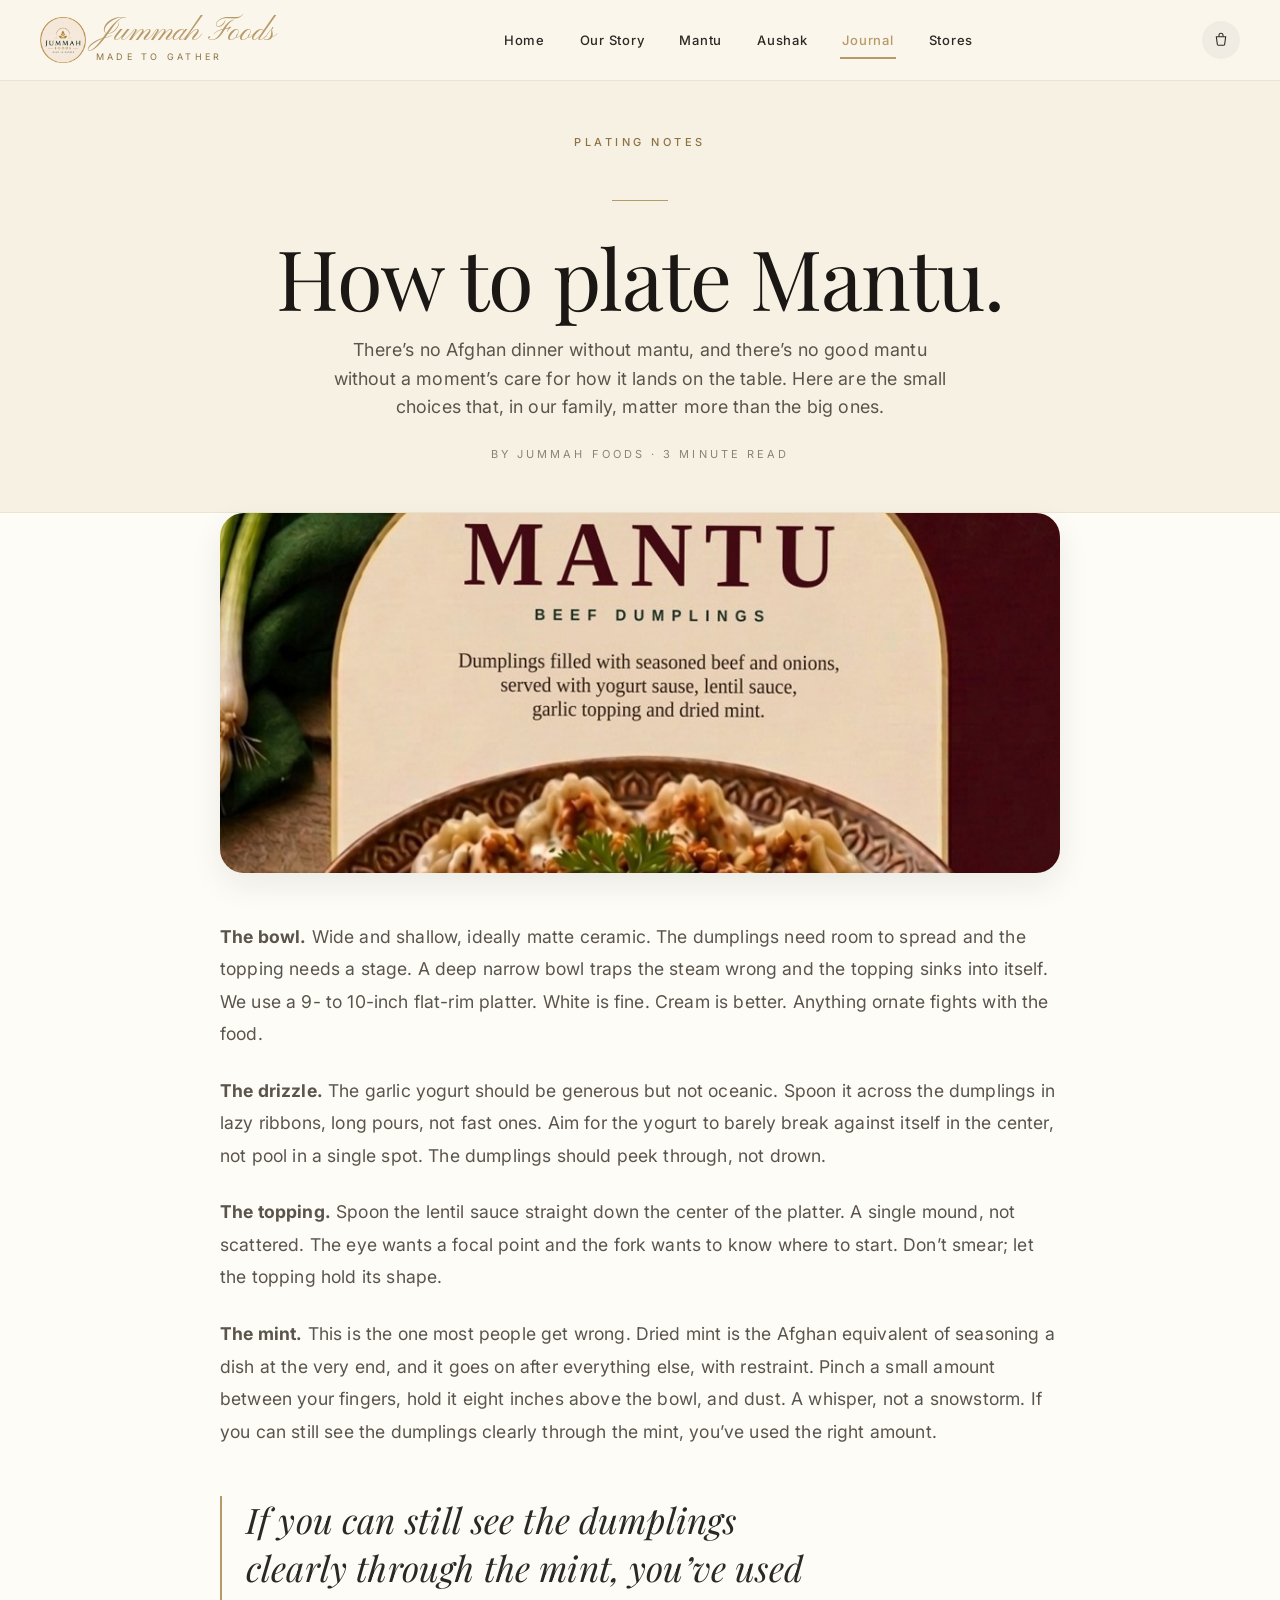
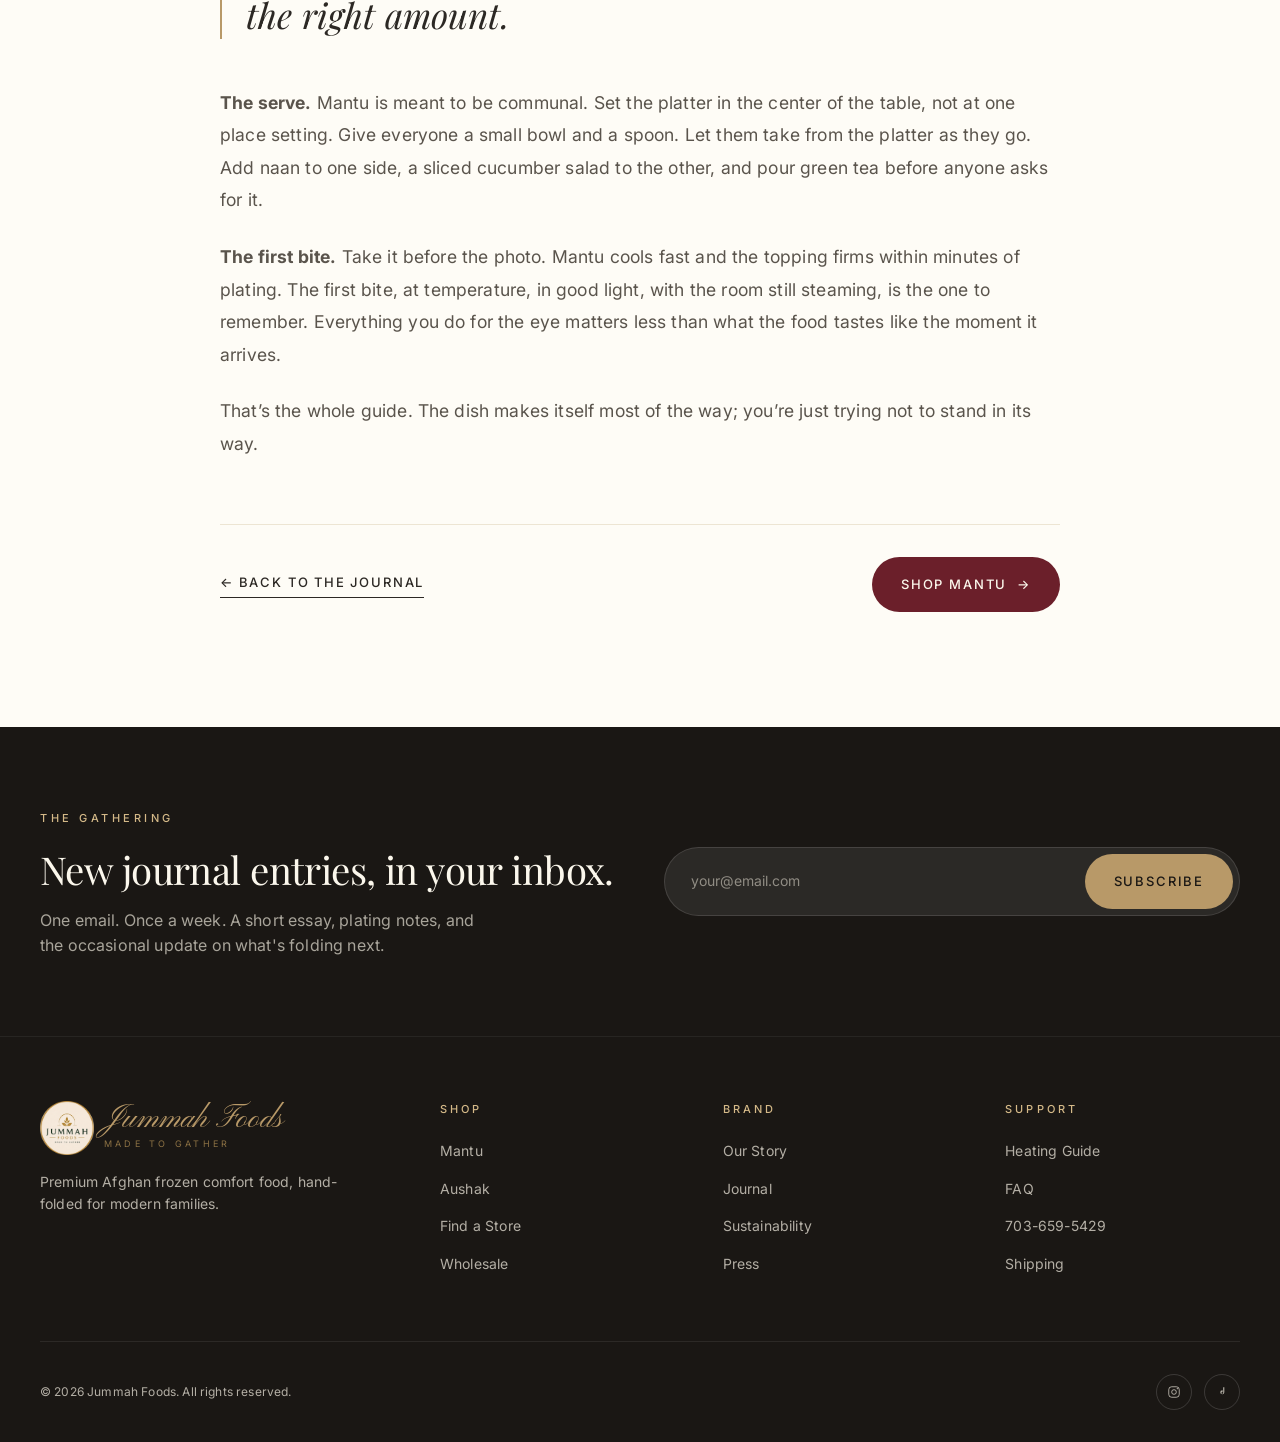
<file: mantu-plating.html>
<!doctype html>
<html lang="en">
<head>
  <meta charset="UTF-8" />
  <meta name="viewport" content="width=device-width, initial-scale=1, viewport-fit=cover" />
  <title>How to plate Mantu., The Jummah Journal</title>
  <meta name="description" content="A short guide to plating Afghan Mantu, the bowl, the drizzle, the dried mint, and the moment it lands on the table." />
  <link rel="canonical" href="https://jummahfoods.com/mantu-plating" />
  <meta property="og:title" content="How to plate Mantu., The Jummah Journal" />
  <meta property="og:description" content="A short guide to plating Afghan Mantu, the bowl, the drizzle, the dried mint, and the moment it lands on the table." />
  <meta property="og:type" content="article" />
  <meta property="og:url" content="https://jummahfoods.com/mantu-plating" />
  <meta property="og:image" content="https://jummahfoods.com/assets/packaging.jpg" />
  <meta name="twitter:card" content="summary_large_image" />
  <meta name="twitter:image" content="https://jummahfoods.com/assets/packaging.jpg" />
  <link rel="preconnect" href="https://fonts.googleapis.com" />
  <link rel="preconnect" href="https://fonts.gstatic.com" crossorigin />
  <link href="https://fonts.googleapis.com/css2?family=Playfair+Display:ital,wght@0,400;0,500;0,600;0,700;1,400;1,500&family=Inter:wght@300;400;500;600&family=Pinyon+Script&display=swap" rel="stylesheet" />
  <link rel="stylesheet" href="styles.css?v=1778368770" />
  <link rel="stylesheet" href="styles-extra.css?v=1778368770" />
  <style>.reveal{opacity:1!important;transform:none!important}</style>

  <svg width="0" height="0" style="position:absolute" aria-hidden="true">
    <defs>
      <symbol id="medallion" viewBox="0 0 40 40">
        <g fill="none" stroke="currentColor" stroke-width="1.1"><rect x="9" y="9" width="22" height="22"/><rect x="9" y="9" width="22" height="22" transform="rotate(45 20 20)"/></g>
        <circle cx="20" cy="20" r="3" fill="currentColor"/>
      </symbol>
    </defs>
  </svg>
</head>
<body>
  <header class="nav" role="banner">
    <div class="container nav-inner">
      <a class="brand" href="index.html"><svg class="brand-mark" viewBox="0 0 32 32" style="color:var(--gold)"><use href="#medallion"/></svg><span><span class="brand-name">Jummah Foods</span><span class="brand-tag">Made to Gather</span></span></a>
      <nav class="nav-links" aria-label="Main">
        <a href="index.html">Home</a>
        <a href="story.html">Our Story</a>
        <a href="mantu.html">Mantu</a>
        <a href="aushak.html">Aushak</a>
        <a href="recipes.html" class="active">Journal</a>
        <a href="stores.html">Stores</a>
      </nav>
      <div class="nav-cta">
        <a class="nav-icon cart" href="https://shop.jummahfoods.com/cart" aria-label="Cart"><svg viewBox="0 0 24 24" fill="none" stroke="currentColor" stroke-width="1.6"><path d="M5 7h14l-1.5 11.5a2 2 0 0 1-2 1.5H8.5a2 2 0 0 1-2-1.5L5 7Z"/><path d="M9 7V5a3 3 0 0 1 6 0v2"/></svg></a>
        <button class="nav-toggle" aria-label="Menu"><svg viewBox="0 0 24 24" fill="none" stroke="currentColor" stroke-width="1.6"><path d="M4 7h16M4 12h16M4 17h16"/></svg></button>
      </div>
    </div>
  </header>

  <div class="mobile-menu" aria-hidden="true">
    <button class="mobile-menu-close" aria-label="Close menu"><svg viewBox="0 0 24 24" fill="none" stroke="currentColor" stroke-width="1.6" width="16" height="16"><path d="M6 6l12 12M18 6 6 18"/></svg></button>
    <nav><a href="index.html">Home</a><a href="story.html">Our Story</a><a href="mantu.html">Mantu</a><a href="aushak.html">Aushak</a><a href="recipes.html">Journal</a><a href="stores.html">Stores</a></nav>
  </div>

  <section class="page-hero">
    <div class="container-narrow">
      <span class="eyebrow">Plating Notes</span>
      <span class="gold-rule"></span>
      <h1>How to plate Mantu.</h1>
      <p class="lede">There&rsquo;s no Afghan dinner without mantu, and there&rsquo;s no good mantu without a moment&rsquo;s care for how it lands on the table. Here are the small choices that, in our family, matter more than the big ones.</p>
      <div style="margin-top:1.5rem; font-size:11px; letter-spacing:0.28em; text-transform:uppercase; color:var(--slate);">By Jummah Foods &middot; 3 minute read</div>
    </div>
  </section>

  <section class="bg-paper" style="padding-top:0;">
    <div class="container-narrow">
      <div class="pkg-photo mantu" style="aspect-ratio:21/9; border-radius:var(--radius-lg); margin-bottom:3rem; box-shadow:var(--shadow-md);"></div>
      <div class="long-form">
        
<p><strong>The bowl.</strong> Wide and shallow, ideally matte ceramic. The dumplings need room to spread and the topping needs a stage. A deep narrow bowl traps the steam wrong and the topping sinks into itself. We use a 9- to 10-inch flat-rim platter. White is fine. Cream is better. Anything ornate fights with the food.</p>

<p><strong>The drizzle.</strong> The garlic yogurt should be generous but not oceanic. Spoon it across the dumplings in lazy ribbons, long pours, not fast ones. Aim for the yogurt to barely break against itself in the center, not pool in a single spot. The dumplings should peek through, not drown.</p>

<p><strong>The topping.</strong> Spoon the lentil sauce straight down the center of the platter. A single mound, not scattered. The eye wants a focal point and the fork wants to know where to start. Don&rsquo;t smear; let the topping hold its shape.</p>

<p><strong>The mint.</strong> This is the one most people get wrong. Dried mint is the Afghan equivalent of seasoning a dish at the very end, and it goes on after everything else, with restraint. Pinch a small amount between your fingers, hold it eight inches above the bowl, and dust. A whisper, not a snowstorm. If you can still see the dumplings clearly through the mint, you&rsquo;ve used the right amount.</p>

<div class="pull">If you can still see the dumplings clearly through the mint, you&rsquo;ve used the right amount.</div>

<p><strong>The serve.</strong> Mantu is meant to be communal. Set the platter in the center of the table, not at one place setting. Give everyone a small bowl and a spoon. Let them take from the platter as they go. Add naan to one side, a sliced cucumber salad to the other, and pour green tea before anyone asks for it.</p>

<p><strong>The first bite.</strong> Take it before the photo. Mantu cools fast and the topping firms within minutes of plating. The first bite, at temperature, in good light, with the room still steaming, is the one to remember. Everything you do for the eye matters less than what the food tastes like the moment it arrives.</p>

<p>That&rsquo;s the whole guide. The dish makes itself most of the way; you&rsquo;re just trying not to stand in its way.</p>

      </div>
      <div style="margin-top:4rem; padding-top:2rem; border-top:1px solid var(--bone); display:flex; justify-content:space-between; align-items:center; flex-wrap:wrap; gap:1rem;">
        <a href="recipes.html" class="link-underline">&larr; Back to the Journal</a>
        <a href="mantu.html" class="btn btn-burgundy">Shop Mantu <span class="arrow">&rarr;</span></a>
      </div>
    </div>
  </section>

  <section class="newsletter">
    <div class="container newsletter-inner">
      <div>
        <span class="eyebrow on-dark">The Gathering</span>
        <h3 style="margin-top:1rem">New journal entries, in your inbox.</h3>
        <p>One email. Once a week. A short essay, plating notes, and the occasional update on what's folding next.</p>
      </div>
      <form data-newsletter>
        <input type="email" required placeholder="your@email.com" aria-label="Email address" />
        <button type="submit" class="btn btn-gold">Subscribe</button>
      </form>
    </div>
  </section>

  <footer class="footer">
    <div class="container">
      <div class="footer-grid">
        <div class="footer-brand">
          <a class="brand" href="index.html"><svg class="brand-mark" viewBox="0 0 32 32" style="color:var(--gold)"><use href="#medallion"/></svg><span><span class="brand-name">Jummah Foods</span><span class="brand-tag">Made to Gather</span></span></a>
          <p>Premium Afghan frozen comfort food, hand-folded for modern families.</p>
        </div>
        <div><h5>Shop</h5><ul><li><a href="mantu.html">Mantu</a></li><li><a href="aushak.html">Aushak</a></li><li><a href="stores.html">Find a Store</a></li><li><a href="#">Wholesale</a></li></ul></div>
        <div><h5>Brand</h5><ul><li><a href="story.html">Our Story</a></li><li><a href="recipes.html">Journal</a></li><li><a href="#">Sustainability</a></li><li><a href="#">Press</a></li></ul></div>
        <div><h5>Support</h5><ul><li><a href="#">Heating Guide</a></li><li><a href="#">FAQ</a></li><li><a href="tel:+17036595429">703-659-5429</a></li><li><a href="#">Shipping</a></li></ul></div>
      </div>
      <div class="footer-bottom">
        <span>&copy; <span data-year>2026</span> Jummah Foods. All rights reserved.</span>
        <div class="footer-social">
          <a href="https://www.instagram.com/jummah.foods" target="_blank" rel="noopener" aria-label="Instagram"><svg viewBox="0 0 24 24" fill="none" stroke="currentColor" stroke-width="1.6"><rect x="3" y="3" width="18" height="18" rx="5"/><circle cx="12" cy="12" r="4"/><circle cx="17.5" cy="6.5" r="0.5" fill="currentColor"/></svg></a>
          <a href="https://www.tiktok.com/@jummah.foods" target="_blank" rel="noopener" aria-label="TikTok"><svg viewBox="0 0 24 24" fill="currentColor"><path d="M16 4v8.5a3.5 3.5 0 1 1-3.5-3.5h.5V12h-.5a1.5 1.5 0 1 0 1.5 1.5V4h2Z"/></svg></a>
        </div>
      </div>
    </div>
  </footer>
  <script src="script.js"></script>
</body>
</html>
</file>
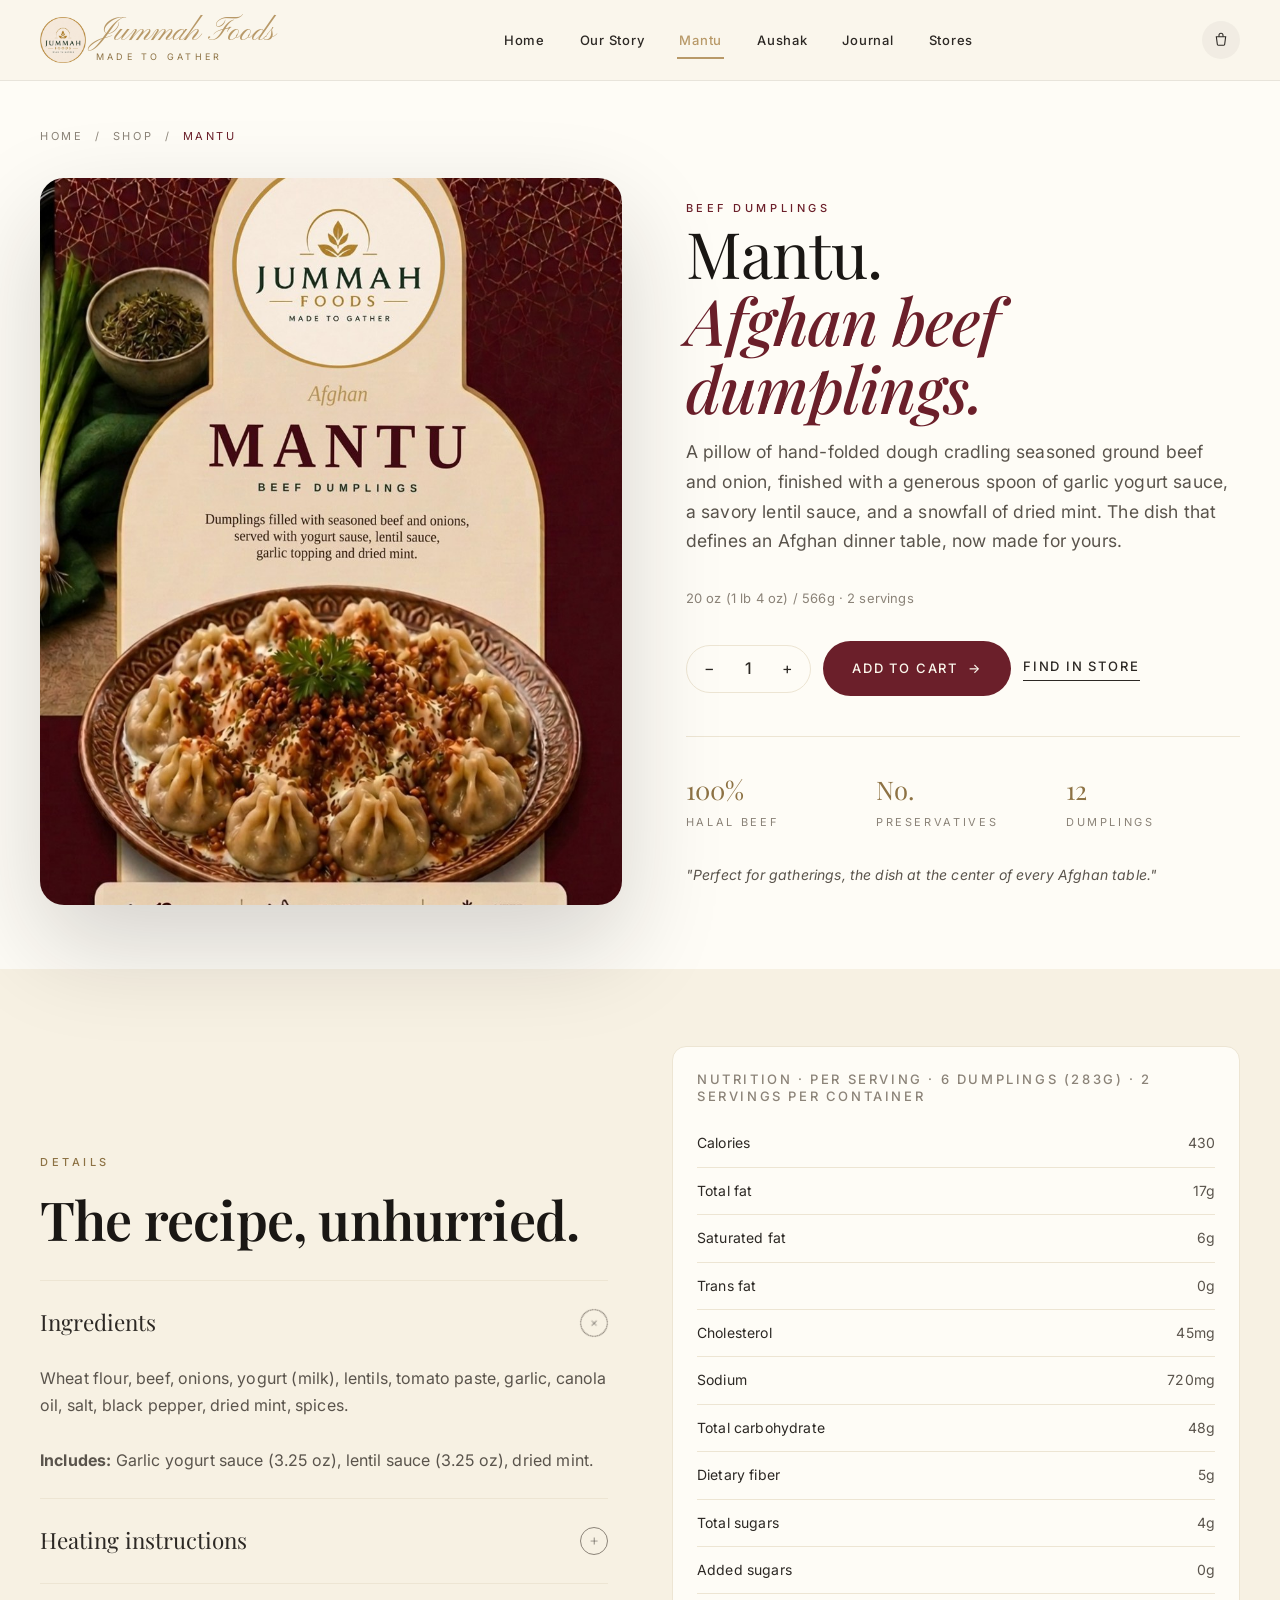
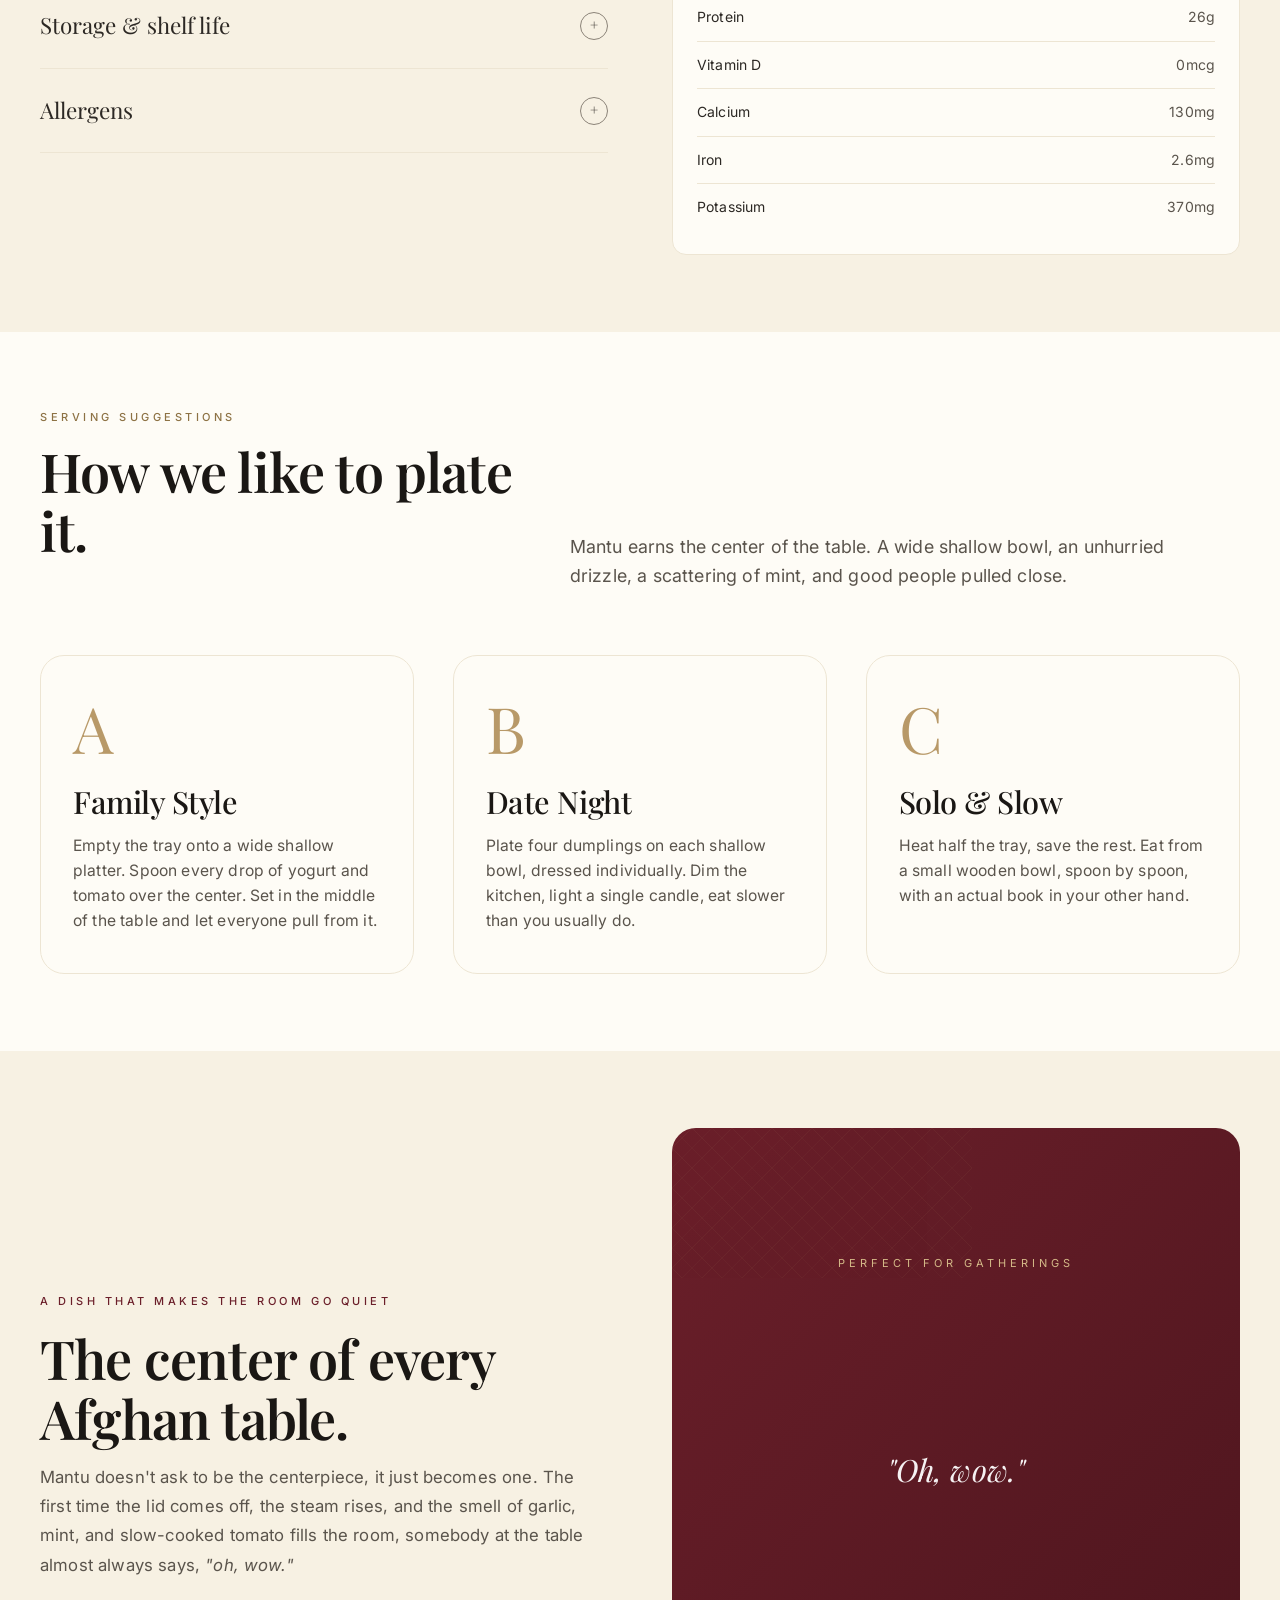
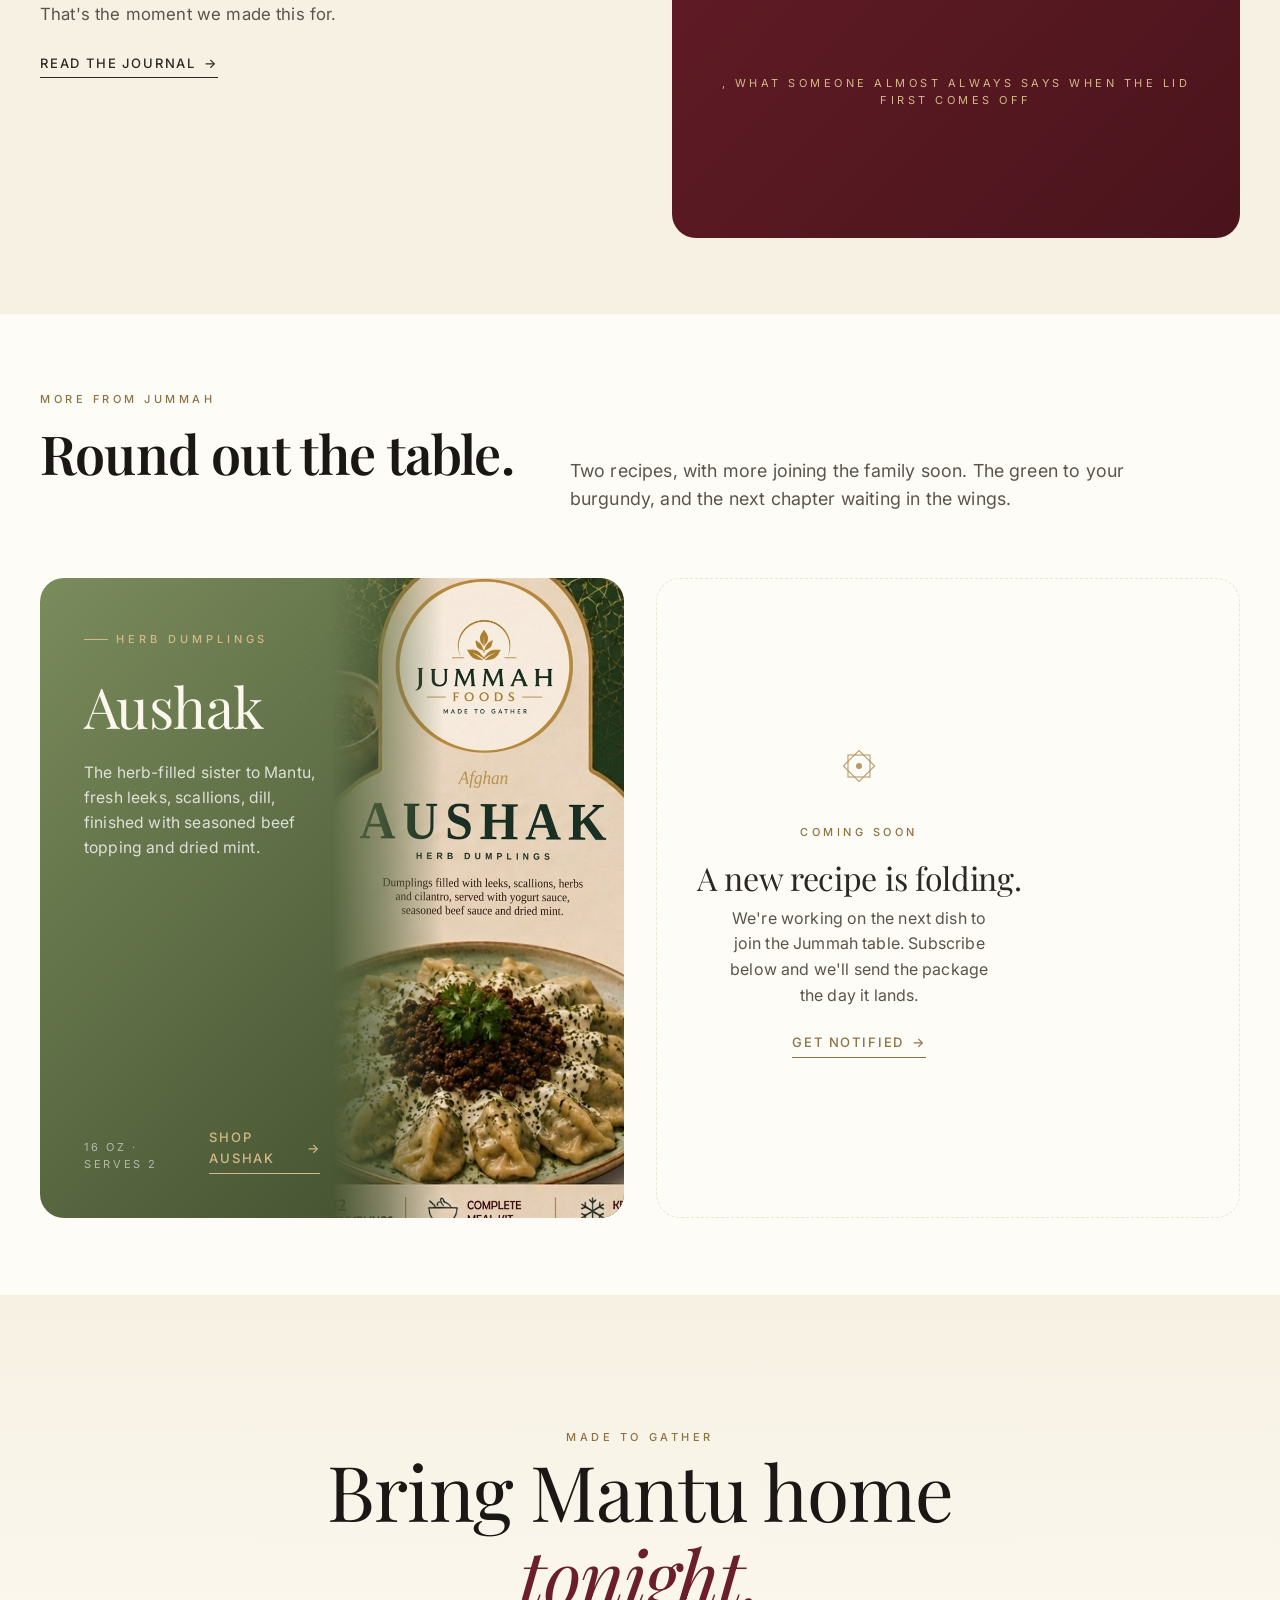
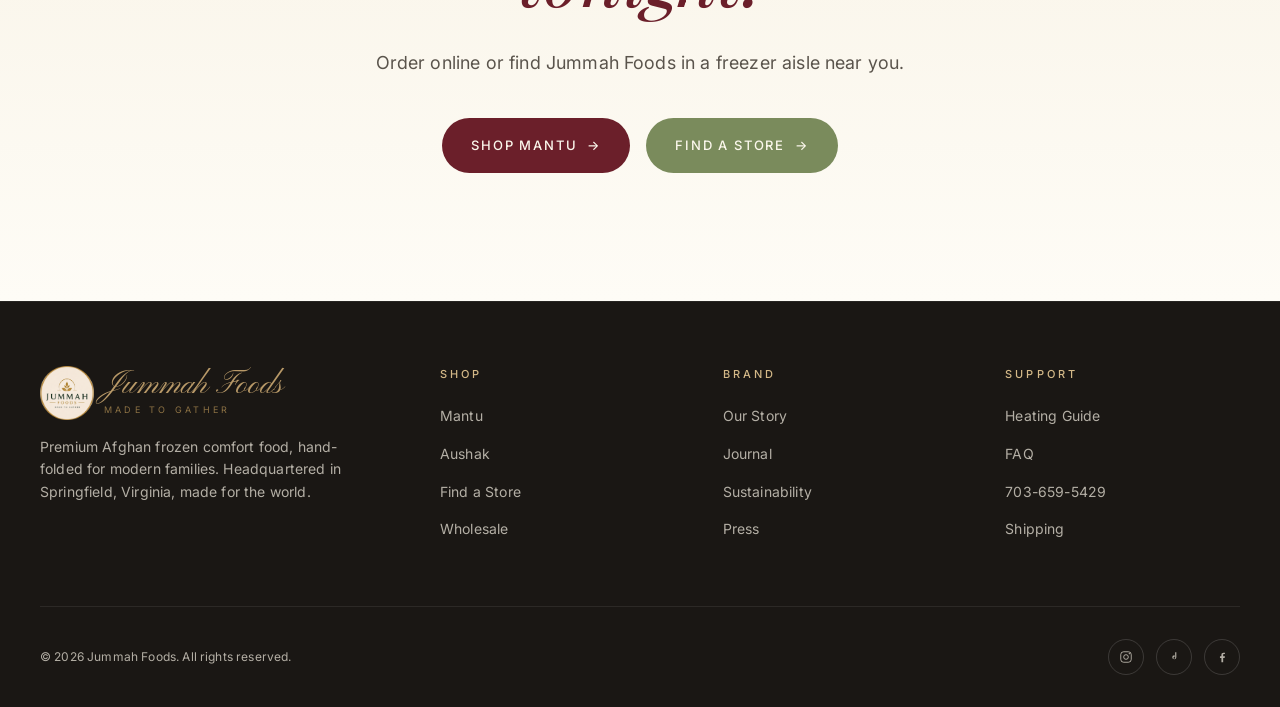
<file: mantu.html>
<!doctype html>
<html lang="en">
<head>
  <meta charset="UTF-8" />
  <meta name="viewport" content="width=device-width, initial-scale=1, viewport-fit=cover" />
  <title>Mantu, Afghan Beef Dumplings | Jummah Foods</title>
  <meta name="description" content="Hand-folded Afghan Mantu dumplings filled with seasoned beef, served with garlic yogurt, lentil sauce and dried mint." />
  <link rel="canonical" href="https://jummahfoods.com/mantu" />
  <meta property="og:title" content="Mantu, Afghan Beef Dumplings | Jummah Foods" />
  <meta property="og:description" content="Hand-folded Afghan Mantu dumplings filled with seasoned beef, served with garlic yogurt, lentil sauce and dried mint." />
  <meta property="og:type" content="product" />
  <meta property="og:url" content="https://jummahfoods.com/mantu" />
  <meta property="og:image" content="https://jummahfoods.com/assets/packaging.jpg" />
  <meta name="twitter:card" content="summary_large_image" />
  <meta name="twitter:image" content="https://jummahfoods.com/assets/packaging.jpg" />
  <link rel="preconnect" href="https://fonts.googleapis.com" />
  <link rel="preconnect" href="https://fonts.gstatic.com" crossorigin />
  <link href="https://fonts.googleapis.com/css2?family=Playfair+Display:ital,wght@0,400;0,500;0,600;0,700;1,400;1,500&family=Inter:wght@300;400;500;600&family=Pinyon+Script&display=swap" rel="stylesheet" />
  <link rel="stylesheet" href="styles.css?v=1778368770" />
  <link rel="stylesheet" href="styles-extra.css?v=1778368770" />
  <style>.reveal{opacity:1!important;transform:none!important}</style>

  <svg width="0" height="0" style="position:absolute" aria-hidden="true">
    <defs>
      <pattern id="geo-gold" x="0" y="0" width="40" height="40" patternUnits="userSpaceOnUse">
        <path d="M20 0 L40 20 L20 40 L0 20 Z" fill="none" stroke="#b89968" stroke-width="0.4"/>
        <path d="M0 0 L40 40 M40 0 L0 40" stroke="#b89968" stroke-width="0.25"/>
      </pattern>
      <symbol id="medallion" viewBox="0 0 40 40">
        <g fill="none" stroke="currentColor" stroke-width="1.1"><rect x="9" y="9" width="22" height="22"/><rect x="9" y="9" width="22" height="22" transform="rotate(45 20 20)"/></g>
        <circle cx="20" cy="20" r="3" fill="currentColor"/>
      </symbol>
      <symbol id="badge-beef" viewBox="0 0 32 32"><path d="M22 8c2 0 5 2 5 5s-2 5-4 6c-1 4-5 6-9 6-5 0-9-4-9-9 0-3 2-6 5-7-1-3 2-5 5-5 3 0 5 2 7 4z" fill="currentColor"/></symbol>
      <symbol id="badge-medallion" viewBox="0 0 32 32"><g fill="none" stroke="currentColor" stroke-width="1.4"><rect x="8" y="8" width="16" height="16"/><rect x="8" y="8" width="16" height="16" transform="rotate(45 16 16)"/></g><circle cx="16" cy="16" r="2" fill="currentColor"/></symbol>
      <symbol id="badge-gather" viewBox="0 0 32 32"><path d="M16 4 L19 13 L28 14 L21 20 L23 29 L16 25 L9 29 L11 20 L4 14 L13 13 Z" fill="currentColor"/></symbol>
    </defs>
  </svg>
</head>
<body>
  <header class="nav" role="banner">
    <div class="container nav-inner">
      <a class="brand" href="index.html"><svg class="brand-mark" viewBox="0 0 32 32" style="color:var(--gold)"><use href="#medallion"/></svg><span><span class="brand-name">Jummah Foods</span><span class="brand-tag">Made to Gather</span></span></a>
      <nav class="nav-links" aria-label="Main">
        <a href="index.html">Home</a>
        <a href="story.html">Our Story</a>
        <a href="mantu.html" class="active">Mantu</a>
        <a href="aushak.html">Aushak</a>
        <a href="journal.html">Journal</a>
        <a href="stores.html">Stores</a>
      </nav>
      <div class="nav-cta">
        <a class="nav-icon cart" href="https://shop.jummahfoods.com/cart" aria-label="Cart"><svg viewBox="0 0 24 24" fill="none" stroke="currentColor" stroke-width="1.6"><path d="M5 7h14l-1.5 11.5a2 2 0 0 1-2 1.5H8.5a2 2 0 0 1-2-1.5L5 7Z"/><path d="M9 7V5a3 3 0 0 1 6 0v2"/></svg></a>
        <button class="nav-toggle" aria-label="Menu"><svg viewBox="0 0 24 24" fill="none" stroke="currentColor" stroke-width="1.6"><path d="M4 7h16M4 12h16M4 17h16"/></svg></button>
      </div>
    </div>
  </header>

  <div class="mobile-menu" aria-hidden="true">
    <button class="mobile-menu-close" aria-label="Close menu"><svg viewBox="0 0 24 24" fill="none" stroke="currentColor" stroke-width="1.6" width="16" height="16"><path d="M6 6l12 12M18 6 6 18"/></svg></button>
    <nav><a href="index.html">Home</a><a href="story.html">Our Story</a><a href="mantu.html">Mantu</a><a href="aushak.html">Aushak</a><a href="journal.html">Journal</a><a href="stores.html">Stores</a></nav>
  </div>

  <!-- ==================== PDP HERO ==================== -->
  <section class="pdp-hero" style="padding-top:8rem">
    <div class="container">
      <nav style="font-size:11px; letter-spacing:0.24em; text-transform:uppercase; color:var(--slate); margin-bottom:2rem;">
        <a href="index.html" style="color:inherit">Home</a> &nbsp;/&nbsp; <a href="index.html#products" style="color:inherit">Shop</a> &nbsp;/&nbsp; <span style="color:var(--burgundy)">Mantu</span>
      </nav>

      <div class="pdp-grid">
        <div class="pdp-image-svg pkg-photo mantu reveal" aria-label="Jummah Foods Mantu package"></div>

        <div class="pdp-info reveal reveal-delay-1">
          <span class="eyebrow" style="color:var(--burgundy)">Beef Dumplings</span>
          <h1>Mantu.<br/><em style="color:var(--burgundy); font-style:italic; font-weight:500;">Afghan beef dumplings.</em></h1>
          <p class="desc">A pillow of hand-folded dough cradling seasoned ground beef and onion, finished with a generous spoon of garlic yogurt sauce, a savory lentil sauce, and a snowfall of dried mint. The dish that defines an Afghan dinner table, now made for yours.</p>

          <div class="pdp-price"><small>20 oz (1 lb 4 oz) / 566g · 2 servings</small></div>

          <div class="pdp-buy">
            <div class="qty">
              <button class="qty-minus" aria-label="Decrease quantity">−</button>
              <span class="qty-val">1</span>
              <button class="qty-plus" aria-label="Increase quantity">+</button>
            </div>
            <a href="https://shop.jummahfoods.com/products/mantu?utm_source=jummahfoods&utm_medium=marketing-site&utm_campaign=pdp" class="btn btn-burgundy">Add to Cart <span class="arrow">→</span></a>
            <a href="stores.html" class="link-underline" style="color:var(--charcoal)">Find in store</a>
          </div>

          <div class="pdp-features">
            <div class="pdp-feat"><div class="num">100%</div><div class="lbl">Halal Beef</div></div>
            <div class="pdp-feat"><div class="num">No.</div><div class="lbl">Preservatives</div></div>
            <div class="pdp-feat"><div class="num">12</div><div class="lbl">Dumplings</div></div>
          </div>

          <p style="margin-top:2rem; font-size:14px; color:var(--graphite); font-style:italic;">"Perfect for gatherings, the dish at the center of every Afghan table."</p>
        </div>
      </div>
    </div>
  </section>

  <!-- ==================== DETAILS / ACCORDION ==================== -->
  <section class="pdp-section bg-cream">
    <div class="container">
      <div class="split">
        <div class="split-text">
          <span class="eyebrow">Details</span>
          <h2 style="margin:1rem 0 2rem">The recipe, unhurried.</h2>

          <div class="accordion">
            <div class="acc-item open">
              <button class="acc-trigger">Ingredients <span class="plus">+</span></button>
              <div class="acc-content"><div>
                Wheat flour, beef, onions, yogurt (milk), lentils, tomato paste, garlic, canola oil, salt, black pepper, dried mint, spices.<br/><br/>
                <strong>Includes:</strong> Garlic yogurt sauce (3.25 oz), lentil sauce (3.25 oz), dried mint.
              </div></div>
            </div>
            <div class="acc-item">
              <button class="acc-trigger">Heating instructions <span class="plus">+</span></button>
              <div class="acc-content"><div>
                <strong>Dumplings — steam (preferred):</strong> Place frozen dumplings in a steamer over boiling water. Steam for 18-20 minutes until fully heated. Carefully remove and serve.<br/><br/>
                <strong>Sauces only:</strong> Remove sauces from packaging before heating. Heat gently in a microwave-safe dish or saucepan until warm.<br/><br/>
                Plate, drizzle with the garlic yogurt sauce, spoon the lentil sauce over the center, and finish with dried mint.
              </div></div>
            </div>
            <div class="acc-item">
              <button class="acc-trigger">Storage &amp; shelf life <span class="plus">+</span></button>
              <div class="acc-content"><div>
                Keep frozen at 0°F (-18°C) or below until ready to prepare. Do not refreeze after thawing. Best by the date stamped on the tray. Once heated, refrigerate any leftovers and consume within 24 hours.
              </div></div>
            </div>
            <div class="acc-item">
              <button class="acc-trigger">Allergens <span class="plus">+</span></button>
              <div class="acc-content"><div>
                Contains: wheat, milk. Manufactured in a facility that may also process soy, sesame, tree nuts, and peanuts.
              </div></div>
            </div>
          </div>
        </div>

        <div>
          <div class="nutrition-table">
            <h4>Nutrition · per serving · 6 dumplings (283g) · 2 servings per container</h4>
            <table>
              <tr><td>Calories</td><td>430</td></tr>
              <tr><td>Total fat</td><td>17g</td></tr>
              <tr><td>Saturated fat</td><td>6g</td></tr>
              <tr><td>Trans fat</td><td>0g</td></tr>
              <tr><td>Cholesterol</td><td>45mg</td></tr>
              <tr><td>Sodium</td><td>720mg</td></tr>
              <tr><td>Total carbohydrate</td><td>48g</td></tr>
              <tr><td>Dietary fiber</td><td>5g</td></tr>
              <tr><td>Total sugars</td><td>4g</td></tr>
              <tr><td>Added sugars</td><td>0g</td></tr>
              <tr><td>Protein</td><td>26g</td></tr>
              <tr><td>Vitamin D</td><td>0mcg</td></tr>
              <tr><td>Calcium</td><td>130mg</td></tr>
              <tr><td>Iron</td><td>2.6mg</td></tr>
              <tr><td>Potassium</td><td>370mg</td></tr>
            </table>
          </div>
        </div>
      </div>
    </div>
  </section>

  <!-- ==================== SERVING SUGGESTIONS ==================== -->
  <section class="pdp-section bg-paper">
    <div class="container">
      <div class="section-head reveal">
        <div class="section-head-stack">
          <span class="eyebrow">Serving Suggestions</span>
          <h2>How we like to plate it.</h2>
        </div>
        <p class="lede">Mantu earns the center of the table. A wide shallow bowl, an unhurried drizzle, a scattering of mint, and good people pulled close.</p>
      </div>

      <div class="how-grid">
        <div class="how-card reveal">
          <div class="how-num">A</div>
          <h3>Family Style</h3>
          <p>Empty the tray onto a wide shallow platter. Spoon every drop of yogurt and tomato over the center. Set in the middle of the table and let everyone pull from it.</p>
        </div>
        <div class="how-card reveal reveal-delay-1">
          <div class="how-num">B</div>
          <h3>Date Night</h3>
          <p>Plate four dumplings on each shallow bowl, dressed individually. Dim the kitchen, light a single candle, eat slower than you usually do.</p>
        </div>
        <div class="how-card reveal reveal-delay-2">
          <div class="how-num">C</div>
          <h3>Solo &amp; Slow</h3>
          <p>Heat half the tray, save the rest. Eat from a small wooden bowl, spoon by spoon, with an actual book in your other hand.</p>
        </div>
      </div>
    </div>
  </section>

  <!-- ==================== LIFESTYLE (color-block) ==================== -->
  <section class="pdp-section bg-cream">
    <div class="container">
      <div class="split reverse">
        <div class="color-block burgundy reveal">
          <svg class="pattern" aria-hidden="true"><rect width="100%" height="100%" fill="url(#geo-gold)"/></svg>
          <span class="sub">Perfect For Gatherings</span>
          <div class="quote" style="margin-top:1rem">"Oh, wow."</div>
          <div class="quote-attr">, what someone almost always says when the lid first comes off</div>
        </div>
        <div class="split-text reveal reveal-delay-1">
          <span class="eyebrow" style="color:var(--burgundy)">A Dish That Makes The Room Go Quiet</span>
          <h2 style="margin:1rem 0">The center of every Afghan table.</h2>
          <p>Mantu doesn't ask to be the centerpiece, it just becomes one. The first time the lid comes off, the steam rises, and the smell of garlic, mint, and slow-cooked tomato fills the room, somebody at the table almost always says, <em>"oh, wow."</em></p>
          <p>That's the moment we made this for.</p>
          <a href="journal.html" class="link-underline">Read the journal <span class="arrow">→</span></a>
        </div>
      </div>
    </div>
  </section>

  <!-- ==================== PAIRINGS / MORE FROM JUMMAH ==================== -->
  <section class="pdp-section bg-paper">
    <div class="container">
      <div class="section-head reveal">
        <div class="section-head-stack">
          <span class="eyebrow">More From Jummah</span>
          <h2>Round out the table.</h2>
        </div>
        <p class="lede">Two recipes, with more joining the family soon. The green to your burgundy, and the next chapter waiting in the wings.</p>
      </div>

      <div class="products-grid">
        <a href="aushak.html" class="product-card aushak reveal">
          <svg class="product-bg-pattern" aria-hidden="true"><rect width="100%" height="100%" fill="url(#geo-gold)"/></svg>
          <div>
            <span class="product-tag">Herb Dumplings</span>
            <h3>Aushak</h3>
            <p class="desc">The herb-filled sister to Mantu, fresh leeks, scallions, dill, finished with seasoned beef topping and dried mint.</p>
          </div>
          <div class="package-mini pkg-photo aushak" aria-hidden="true"></div>
          <div class="product-foot">
            <div class="product-price"><small>16 oz · Serves 2</small></div>
            <span class="link-underline" style="color:var(--gold-light)">Shop Aushak <span class="arrow">→</span></span>
          </div>
        </a>

        <div class="product-card placeholder reveal reveal-delay-1">
          <div>
            <svg class="ico" viewBox="0 0 56 56" style="margin:0 auto 1.5rem; width:56px; height:56px; color:var(--gold)" aria-hidden="true"><use href="#medallion" x="8" y="8" width="40" height="40"/></svg>
            <span class="eyebrow">Coming Soon</span>
            <h3 style="font-size:2rem; margin-top:1rem; color:var(--charcoal)">A new recipe is folding.</h3>
            <p>We're working on the next dish to join the Jummah table. Subscribe below and we'll send the package the day it lands.</p>
            <span class="link-underline" style="color:var(--gold-deep); margin-top:1.5rem">Get notified <span class="arrow">→</span></span>
          </div>
        </div>
      </div>
    </div>
  </section>

  <!-- ==================== FINAL CTA ==================== -->
  <section class="cta-final" style="background:linear-gradient(180deg, var(--cream), var(--paper))">
    <div class="container-narrow">
      <span class="eyebrow">Made to Gather</span>
      <h2 class="reveal">Bring Mantu home <em>tonight.</em></h2>
      <p class="lede reveal reveal-delay-1">Order online or find Jummah Foods in a freezer aisle near you.</p>
      <div class="reveal reveal-delay-2" style="margin-top:2.5rem; display:flex; gap:1rem; justify-content:center; flex-wrap:wrap">
        <a href="https://shop.jummahfoods.com/products/mantu?utm_source=jummahfoods&utm_medium=marketing-site&utm_campaign=pdp_cta" class="btn btn-burgundy">Shop Mantu <span class="arrow">→</span></a>
        <a href="stores.html" class="btn btn-sage">Find a store <span class="arrow">→</span></a>
      </div>
    </div>
  </section>

  <footer class="footer">
    <div class="container">
      <div class="footer-grid">
        <div class="footer-brand">
          <a class="brand" href="index.html">
            <svg class="brand-mark" viewBox="0 0 32 32" style="color:var(--gold)" aria-hidden="true"><use href="#medallion"/></svg>
            <span><span class="brand-name">Jummah Foods</span><span class="brand-tag">Made to Gather</span></span>
          </a>
          <p>Premium Afghan frozen comfort food, hand-folded for modern families. Headquartered in Springfield, Virginia, made for the world.</p>
        </div>
        <div><h5>Shop</h5><ul><li><a href="mantu.html">Mantu</a></li><li><a href="aushak.html">Aushak</a></li><li><a href="stores.html">Find a Store</a></li><li><a href="#">Wholesale</a></li></ul></div>
        <div><h5>Brand</h5><ul><li><a href="story.html">Our Story</a></li><li><a href="recipes.html">Journal</a></li><li><a href="#">Sustainability</a></li><li><a href="#">Press</a></li></ul></div>
        <div><h5>Support</h5><ul><li><a href="#">Heating Guide</a></li><li><a href="#">FAQ</a></li><li><a href="tel:+17036595429">703-659-5429</a></li><li><a href="#">Shipping</a></li></ul></div>
      </div>
      <div class="footer-bottom">
        <span>&copy; <span data-year>2026</span> Jummah Foods. All rights reserved.</span>
        <div class="footer-social">
          <a href="https://www.instagram.com/jummah.foods" target="_blank" rel="noopener" aria-label="Instagram"><svg viewBox="0 0 24 24" fill="none" stroke="currentColor" stroke-width="1.6"><rect x="3" y="3" width="18" height="18" rx="5"/><circle cx="12" cy="12" r="4"/><circle cx="17.5" cy="6.5" r="0.5" fill="currentColor"/></svg></a>
          <a href="https://www.tiktok.com/@jummah.foods" target="_blank" rel="noopener" aria-label="TikTok"><svg viewBox="0 0 24 24" fill="currentColor"><path d="M16 4v8.5a3.5 3.5 0 1 1-3.5-3.5h.5V12h-.5a1.5 1.5 0 1 0 1.5 1.5V4h2Z"/></svg></a>
          <a href="https://www.facebook.com/jummahfoods" target="_blank" rel="noopener" aria-label="Facebook"><svg viewBox="0 0 24 24" fill="currentColor"><path d="M14 13.5h2.5l.5-3H14v-2c0-.9.3-1.5 1.6-1.5H17V4.6c-.3 0-1.3-.1-2.3-.1-2.3 0-3.8 1.4-3.8 3.9v2.1H8.5v3H11V21h3v-7.5z"/></svg></a>
        </div>
      </div>
    </div>
  </footer>
  <script src="script.js"></script>
</body>
</html>
</file>
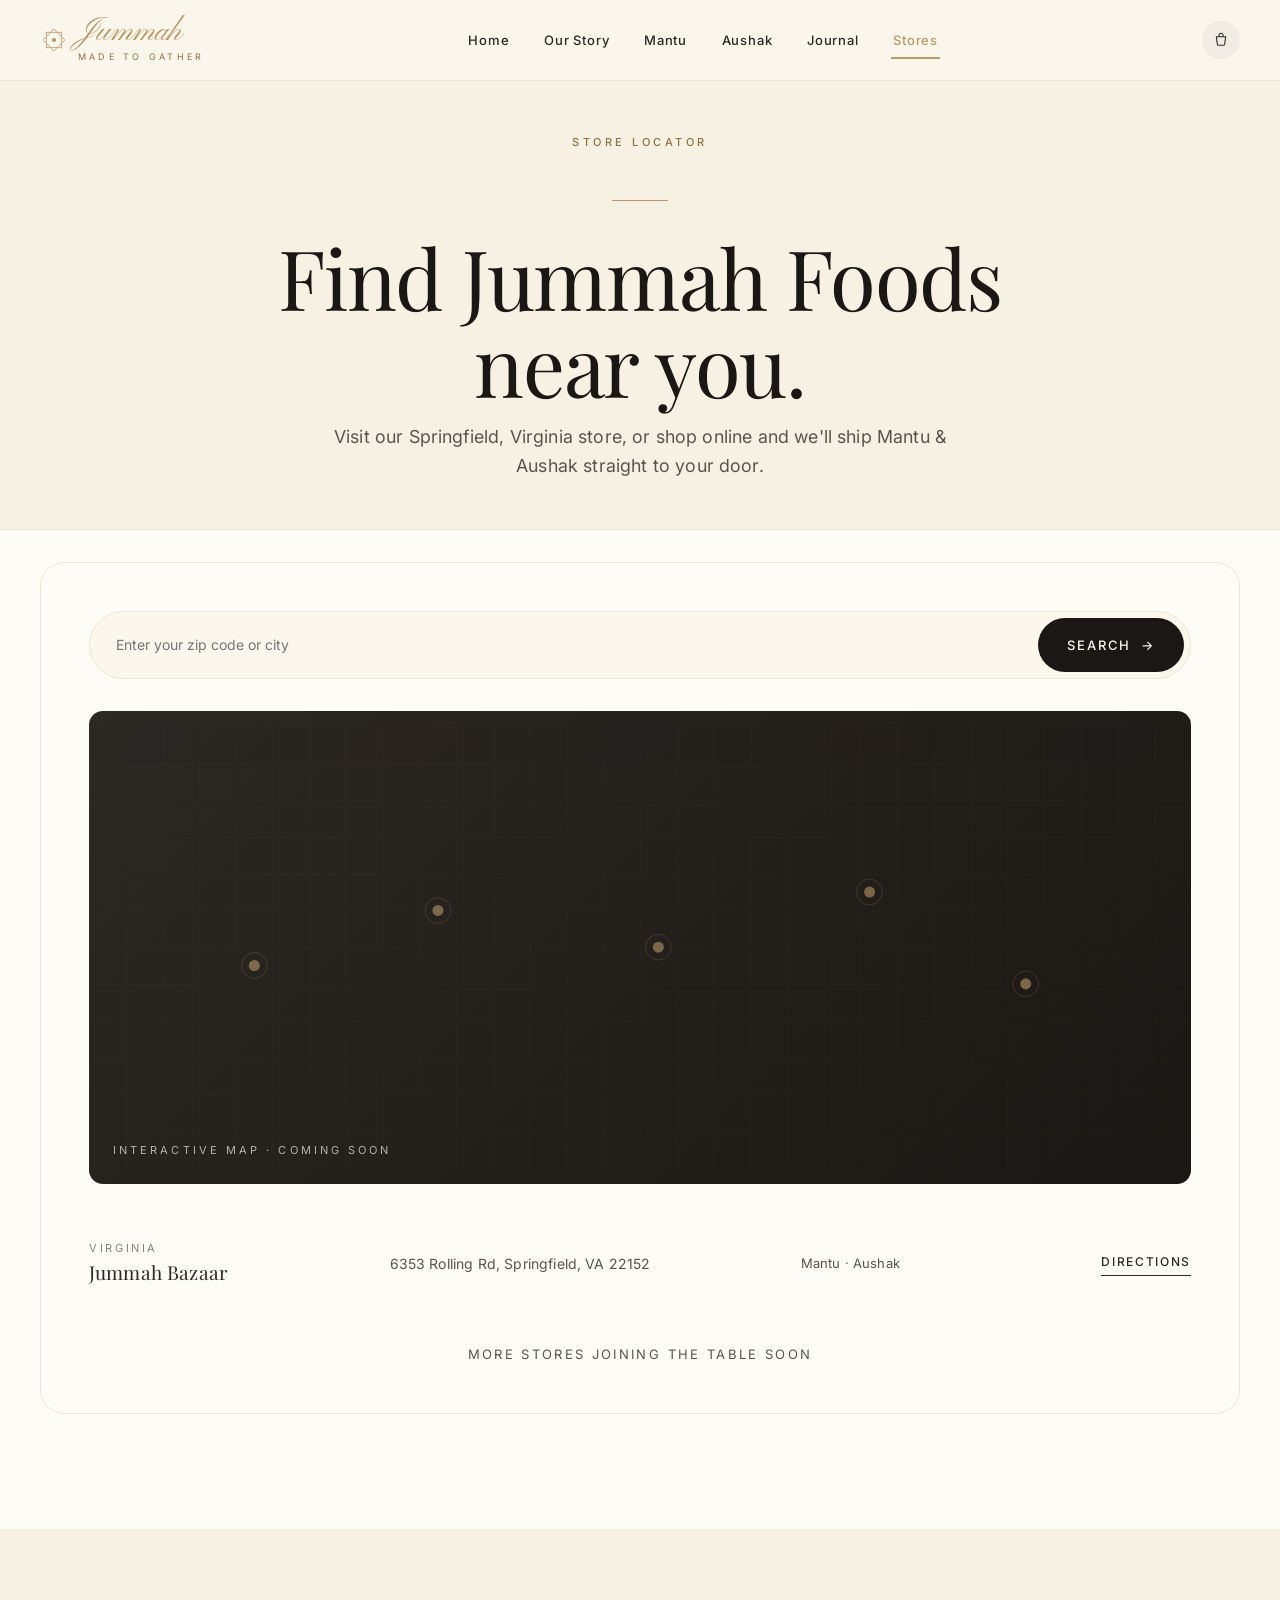
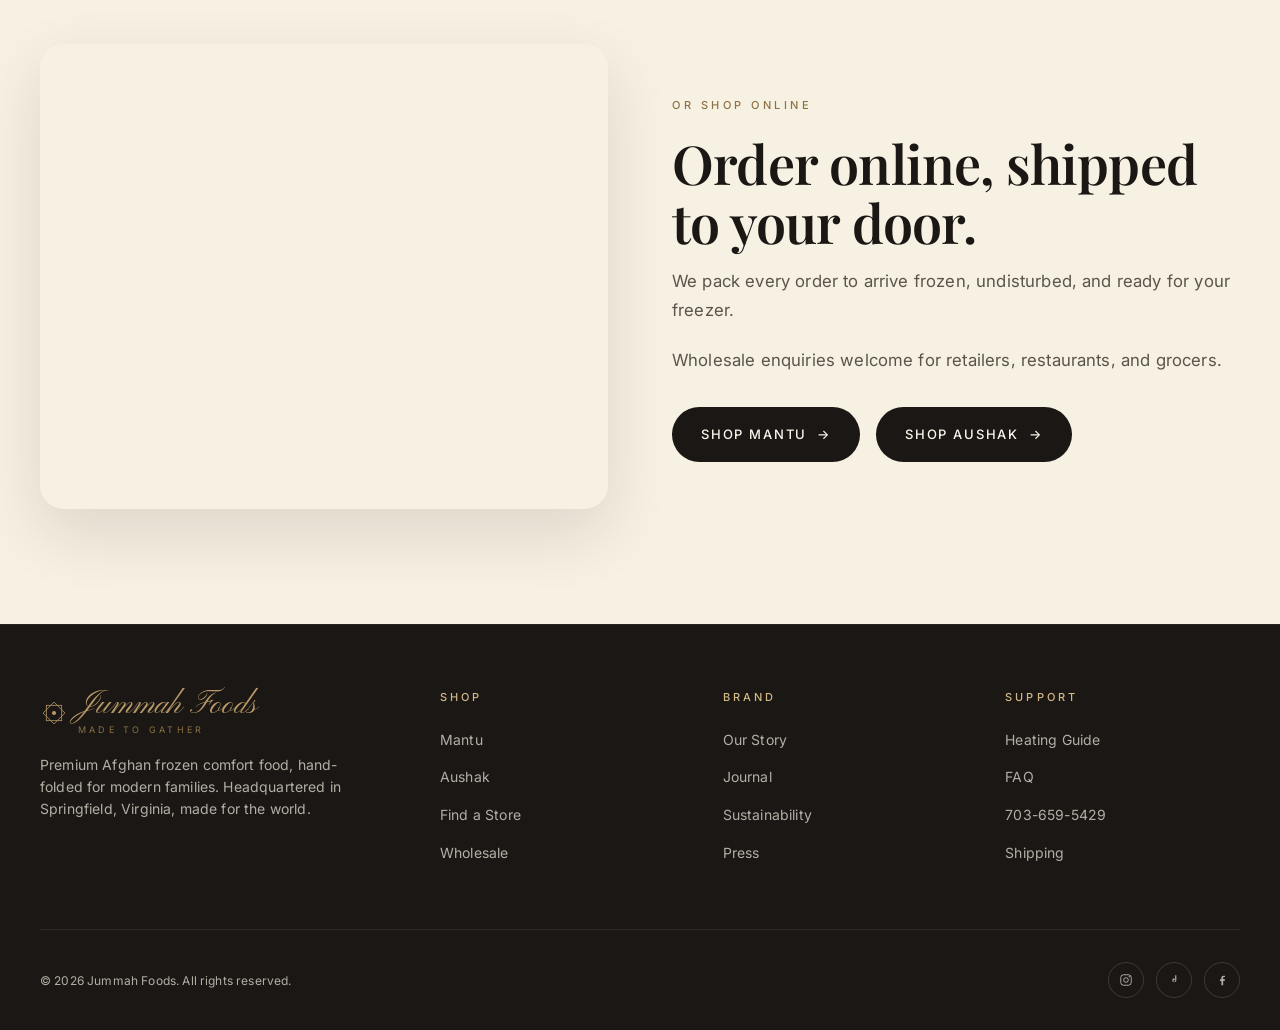
<file: stores.html>
<!doctype html>
<html lang="en">
<head>
  <meta charset="UTF-8" />
  <meta name="viewport" content="width=device-width, initial-scale=1, viewport-fit=cover" />
  <title>Find a Store, Jummah Foods</title>
  <meta name="description" content="Find Jummah Foods Mantu and Aushak at a premium grocer near you." />
  <link rel="canonical" href="https://jummahfoods.com/stores" />
  <meta property="og:title" content="Find a Store, Jummah Foods" />
  <meta property="og:description" content="Find Jummah Foods Mantu and Aushak at a premium grocer near you." />
  <meta property="og:type" content="website" />
  <meta property="og:url" content="https://jummahfoods.com/stores" />
  <meta property="og:image" content="https://jummahfoods.com/assets/packaging.jpg" />
  <meta name="twitter:card" content="summary_large_image" />
  <meta name="twitter:image" content="https://jummahfoods.com/assets/packaging.jpg" />
  <link rel="preconnect" href="https://fonts.googleapis.com" />
  <link rel="preconnect" href="https://fonts.gstatic.com" crossorigin />
  <link href="https://fonts.googleapis.com/css2?family=Playfair+Display:ital,wght@0,400;0,500;0,600;0,700;1,400;1,500&family=Inter:wght@300;400;500;600&family=Pinyon+Script&display=swap" rel="stylesheet" />
  <link rel="stylesheet" href="styles.css?v=1778368770" />
  <style>.reveal{opacity:1!important;transform:none!important}</style>

  <svg width="0" height="0" style="position:absolute" aria-hidden="true">
    <defs>
      <pattern id="geo-gold" x="0" y="0" width="40" height="40" patternUnits="userSpaceOnUse">
        <path d="M20 0 L40 20 L20 40 L0 20 Z" fill="none" stroke="#b89968" stroke-width="0.4"/>
        <path d="M0 0 L40 40 M40 0 L0 40" stroke="#b89968" stroke-width="0.25"/>
      </pattern>
      <symbol id="medallion" viewBox="0 0 40 40">
        <g fill="none" stroke="currentColor" stroke-width="1.1"><rect x="9" y="9" width="22" height="22"/><rect x="9" y="9" width="22" height="22" transform="rotate(45 20 20)"/></g>
        <circle cx="20" cy="20" r="3" fill="currentColor"/>
      </symbol>
    </defs>
  </svg>
</head>
<body>
  <header class="nav" role="banner">
    <div class="container nav-inner">
      <a class="brand" href="index.html"><svg class="brand-mark" viewBox="0 0 32 32" style="color:var(--gold)"><use href="#medallion"/></svg><span><span class="brand-name">Jummah</span><span class="brand-tag">Made to Gather</span></span></a>
      <nav class="nav-links" aria-label="Main">
        <a href="index.html">Home</a>
        <a href="story.html">Our Story</a>
        <a href="mantu.html">Mantu</a>
        <a href="aushak.html">Aushak</a>
        <a href="recipes.html">Journal</a>
        <a href="stores.html" class="active">Stores</a>
      </nav>
      <div class="nav-cta">
        <a class="nav-icon cart" href="https://shop.jummahfoods.com/cart" aria-label="Cart"><svg viewBox="0 0 24 24" fill="none" stroke="currentColor" stroke-width="1.6"><path d="M5 7h14l-1.5 11.5a2 2 0 0 1-2 1.5H8.5a2 2 0 0 1-2-1.5L5 7Z"/><path d="M9 7V5a3 3 0 0 1 6 0v2"/></svg></a>
        <button class="nav-toggle" aria-label="Menu"><svg viewBox="0 0 24 24" fill="none" stroke="currentColor" stroke-width="1.6"><path d="M4 7h16M4 12h16M4 17h16"/></svg></button>
      </div>
    </div>
  </header>

  <div class="mobile-menu" aria-hidden="true">
    <button class="mobile-menu-close" aria-label="Close menu"><svg viewBox="0 0 24 24" fill="none" stroke="currentColor" stroke-width="1.6" width="16" height="16"><path d="M6 6l12 12M18 6 6 18"/></svg></button>
    <nav><a href="index.html">Home</a><a href="story.html">Our Story</a><a href="mantu.html">Mantu</a><a href="aushak.html">Aushak</a><a href="recipes.html">Journal</a><a href="stores.html">Stores</a></nav>
  </div>

  <section class="page-hero">
    <div class="container-narrow">
      <span class="eyebrow">Store Locator</span>
      <span class="gold-rule"></span>
      <h1>Find Jummah Foods<br/>near you.</h1>
      <p class="lede">Visit our Springfield, Virginia store, or shop online and we'll ship Mantu &amp; Aushak straight to your door.</p>
    </div>
  </section>

  <!-- ==================== LOCATOR ==================== -->
  <section class="bg-paper" style="padding-top:0">
    <div class="container">
      <div class="locator-card reveal">
        <form class="locator-form" onsubmit="event.preventDefault();">
          <input type="text" placeholder="Enter your zip code or city" aria-label="Zip code or city" />
          <button type="submit" class="btn btn-dark">Search <span class="arrow">→</span></button>
        </form>

        <!-- Map placeholder -->
        <div style="position:relative; aspect-ratio:21/9; border-radius:var(--radius-md); overflow:hidden; background:linear-gradient(135deg, #2c2824 0%, #1a1714 100%); display:grid; place-items:center; margin-bottom:2rem;" aria-label="Map placeholder">
          <svg viewBox="0 0 1200 480" width="100%" height="100%" style="opacity:0.6">
            <defs>
              <pattern id="grid-lines" width="40" height="40" patternUnits="userSpaceOnUse">
                <path d="M 40 0 L 0 0 0 40" fill="none" stroke="rgba(184,153,104,0.18)" stroke-width="0.5"/>
              </pattern>
            </defs>
            <rect width="100%" height="100%" fill="url(#grid-lines)"/>
            <circle cx="180" cy="260" r="6" fill="#b89968"/>
            <circle cx="180" cy="260" r="14" fill="none" stroke="#b89968" stroke-width="1" opacity="0.4"/>
            <circle cx="380" cy="200" r="6" fill="#b89968"/>
            <circle cx="380" cy="200" r="14" fill="none" stroke="#b89968" stroke-width="1" opacity="0.4"/>
            <circle cx="620" cy="240" r="6" fill="#b89968"/>
            <circle cx="620" cy="240" r="14" fill="none" stroke="#b89968" stroke-width="1" opacity="0.4"/>
            <circle cx="850" cy="180" r="6" fill="#b89968"/>
            <circle cx="850" cy="180" r="14" fill="none" stroke="#b89968" stroke-width="1" opacity="0.4"/>
            <circle cx="1020" cy="280" r="6" fill="#b89968"/>
            <circle cx="1020" cy="280" r="14" fill="none" stroke="#b89968" stroke-width="1" opacity="0.4"/>
          </svg>
          <div style="position:absolute; bottom:1.5rem; left:1.5rem; color:rgba(245,239,226,0.7); font-size:11px; letter-spacing:0.28em; text-transform:uppercase;">Interactive map · Coming soon</div>
        </div>

        <div class="store-list">
          <div class="store-row">
            <div><div class="city">Virginia</div><div class="name">Jummah Bazaar</div></div>
            <div class="addr">6353 Rolling Rd, Springfield, VA 22152</div>
            <div class="muted" style="font-size:13px">Mantu &middot; Aushak</div>
            <a href="https://www.google.com/maps/dir/?api=1&destination=Jummah+Bazaar+6353+Rolling+Rd+Springfield+VA+22152" target="_blank" rel="noopener" class="link-underline dir">Directions</a>
          </div>
        </div>

        <p class="muted" style="text-align:center; margin-top:2rem; font-size:13px; letter-spacing:0.18em; text-transform:uppercase;">More stores joining the table soon</p>
      </div>
    </div>
  </section>

  <!-- ==================== ONLINE ==================== -->
  <section class="bg-cream">
    <div class="container">
      <div class="split">
        <!-- Real packaging photo (matched aspect to image's native 11:9) -->
        <div class="reveal pkg-photo both" style="aspect-ratio:11/9; border-radius:var(--radius-lg); box-shadow:var(--shadow-lg);"></div>
        <div style="display:none">
          <svg viewBox="0 0 600 700" aria-hidden="true">
            <defs>
              <radialGradient id="store-glow" cx="50%" cy="50%" r="60%"><stop offset="0%" stop-color="#b89968" stop-opacity="0.2"/><stop offset="100%" stop-color="#b89968" stop-opacity="0"/></radialGradient>
            </defs>
            <rect width="600" height="700" fill="url(#store-glow)"/>
            <g transform="translate(40, 70) rotate(-3 140 250)">
              <rect width="240" height="500" fill="#5a1820" rx="6"/>
              <rect x="10" y="10" width="220" height="480" fill="none" stroke="#b89968" stroke-width="0.5" opacity="0.5" rx="2"/>
              <rect x="40" y="35" width="160" height="28" fill="url(#geo-gold)" opacity="0.7"/>
              <use href="#medallion" x="100" y="80" width="40" height="40" style="color:#b89968"/>
              <text x="120" y="142" text-anchor="middle" fill="#f5efe2" font-family="'Playfair Display',serif" font-size="14" font-weight="500" letter-spacing="2">JUMMAH</text>
              <line x1="100" y1="148" x2="140" y2="148" stroke="#b89968" stroke-width="0.4"/>
              <text x="120" y="159" text-anchor="middle" fill="#f5efe2" font-family="Inter,sans-serif" font-size="6" letter-spacing="3">FOODS</text>
              <text x="120" y="176" text-anchor="middle" fill="#d4b988" font-family="'Playfair Display',serif" font-style="italic" font-size="8" letter-spacing="2">MADE TO GATHER</text>
              <text x="120" y="262" text-anchor="middle" fill="#f5efe2" font-family="'Playfair Display',serif" font-size="38" font-weight="500" letter-spacing="2">MANTU</text>
              <text x="120" y="282" text-anchor="middle" fill="#d4b988" font-family="Inter,sans-serif" font-size="6" letter-spacing="3">AFGHAN BEEF DUMPLINGS</text>
              <text x="120" y="478" text-anchor="middle" fill="#d4b988" font-family="Inter,sans-serif" font-size="5" letter-spacing="1.5">NET WT. 20 OZ (1 LB 4 OZ) 566g</text>
            </g>
            <g transform="translate(320, 130) rotate(3 140 250)">
              <rect width="240" height="500" fill="#3f4a29" rx="6"/>
              <rect x="10" y="10" width="220" height="480" fill="none" stroke="#b89968" stroke-width="0.5" opacity="0.5" rx="2"/>
              <rect x="40" y="35" width="160" height="28" fill="url(#geo-gold)" opacity="0.7"/>
              <use href="#medallion" x="100" y="80" width="40" height="40" style="color:#b89968"/>
              <text x="120" y="142" text-anchor="middle" fill="#f5efe2" font-family="'Playfair Display',serif" font-size="14" font-weight="500" letter-spacing="2">JUMMAH</text>
              <line x1="100" y1="148" x2="140" y2="148" stroke="#b89968" stroke-width="0.4"/>
              <text x="120" y="159" text-anchor="middle" fill="#f5efe2" font-family="Inter,sans-serif" font-size="6" letter-spacing="3">FOODS</text>
              <text x="120" y="176" text-anchor="middle" fill="#d4b988" font-family="'Playfair Display',serif" font-style="italic" font-size="8" letter-spacing="2">MADE TO GATHER</text>
              <text x="120" y="262" text-anchor="middle" fill="#f5efe2" font-family="'Playfair Display',serif" font-size="36" font-weight="500" letter-spacing="2">AUSHAK</text>
              <text x="120" y="282" text-anchor="middle" fill="#d4b988" font-family="Inter,sans-serif" font-size="6" letter-spacing="3">AFGHAN HERB DUMPLINGS</text>
              <text x="120" y="478" text-anchor="middle" fill="#d4b988" font-family="Inter,sans-serif" font-size="5" letter-spacing="1.5">NET WT. 16 OZ (1 LB) 454g</text>
            </g>
          </svg>
        </div>
        <div class="split-text reveal reveal-delay-1">
          <span class="eyebrow">Or Shop Online</span>
          <h2 style="margin:1rem 0">Order online, shipped to your door.</h2>
          <p>We pack every order to arrive frozen, undisturbed, and ready for your freezer.</p>
          <p>Wholesale enquiries welcome for retailers, restaurants, and grocers.</p>
          <div style="display:flex; gap:1rem; margin-top:2rem; flex-wrap:wrap">
            <a href="mantu.html" class="btn btn-dark">Shop Mantu <span class="arrow">→</span></a>
            <a href="aushak.html" class="btn btn-dark">Shop Aushak <span class="arrow">→</span></a>
          </div>
        </div>
      </div>
    </div>
  </section>

  <footer class="footer">
    <div class="container">
      <div class="footer-grid">
        <div class="footer-brand">
          <a class="brand" href="index.html">
            <svg class="brand-mark" viewBox="0 0 32 32" style="color:var(--gold)" aria-hidden="true"><use href="#medallion"/></svg>
            <span><span class="brand-name">Jummah Foods</span><span class="brand-tag">Made to Gather</span></span>
          </a>
          <p>Premium Afghan frozen comfort food, hand-folded for modern families. Headquartered in Springfield, Virginia, made for the world.</p>
        </div>
        <div><h5>Shop</h5><ul><li><a href="mantu.html">Mantu</a></li><li><a href="aushak.html">Aushak</a></li><li><a href="stores.html">Find a Store</a></li><li><a href="#">Wholesale</a></li></ul></div>
        <div><h5>Brand</h5><ul><li><a href="story.html">Our Story</a></li><li><a href="recipes.html">Journal</a></li><li><a href="#">Sustainability</a></li><li><a href="#">Press</a></li></ul></div>
        <div><h5>Support</h5><ul><li><a href="#">Heating Guide</a></li><li><a href="#">FAQ</a></li><li><a href="tel:+17036595429">703-659-5429</a></li><li><a href="#">Shipping</a></li></ul></div>
      </div>
      <div class="footer-bottom">
        <span>&copy; <span data-year>2026</span> Jummah Foods. All rights reserved.</span>
        <div class="footer-social">
          <a href="https://www.instagram.com/jummah.foods" target="_blank" rel="noopener" aria-label="Instagram"><svg viewBox="0 0 24 24" fill="none" stroke="currentColor" stroke-width="1.6"><rect x="3" y="3" width="18" height="18" rx="5"/><circle cx="12" cy="12" r="4"/><circle cx="17.5" cy="6.5" r="0.5" fill="currentColor"/></svg></a>
          <a href="https://www.tiktok.com/@jummah.foods" target="_blank" rel="noopener" aria-label="TikTok"><svg viewBox="0 0 24 24" fill="currentColor"><path d="M16 4v8.5a3.5 3.5 0 1 1-3.5-3.5h.5V12h-.5a1.5 1.5 0 1 0 1.5 1.5V4h2Z"/></svg></a>
          <a href="https://www.facebook.com/jummahfoods" target="_blank" rel="noopener" aria-label="Facebook"><svg viewBox="0 0 24 24" fill="currentColor"><path d="M14 13.5h2.5l.5-3H14v-2c0-.9.3-1.5 1.6-1.5H17V4.6c-.3 0-1.3-.1-2.3-.1-2.3 0-3.8 1.4-3.8 3.9v2.1H8.5v3H11V21h3v-7.5z"/></svg></a>
        </div>
      </div>
    </div>
  </footer>
  <script src="script.js"></script>
</body>
</html>
</file>
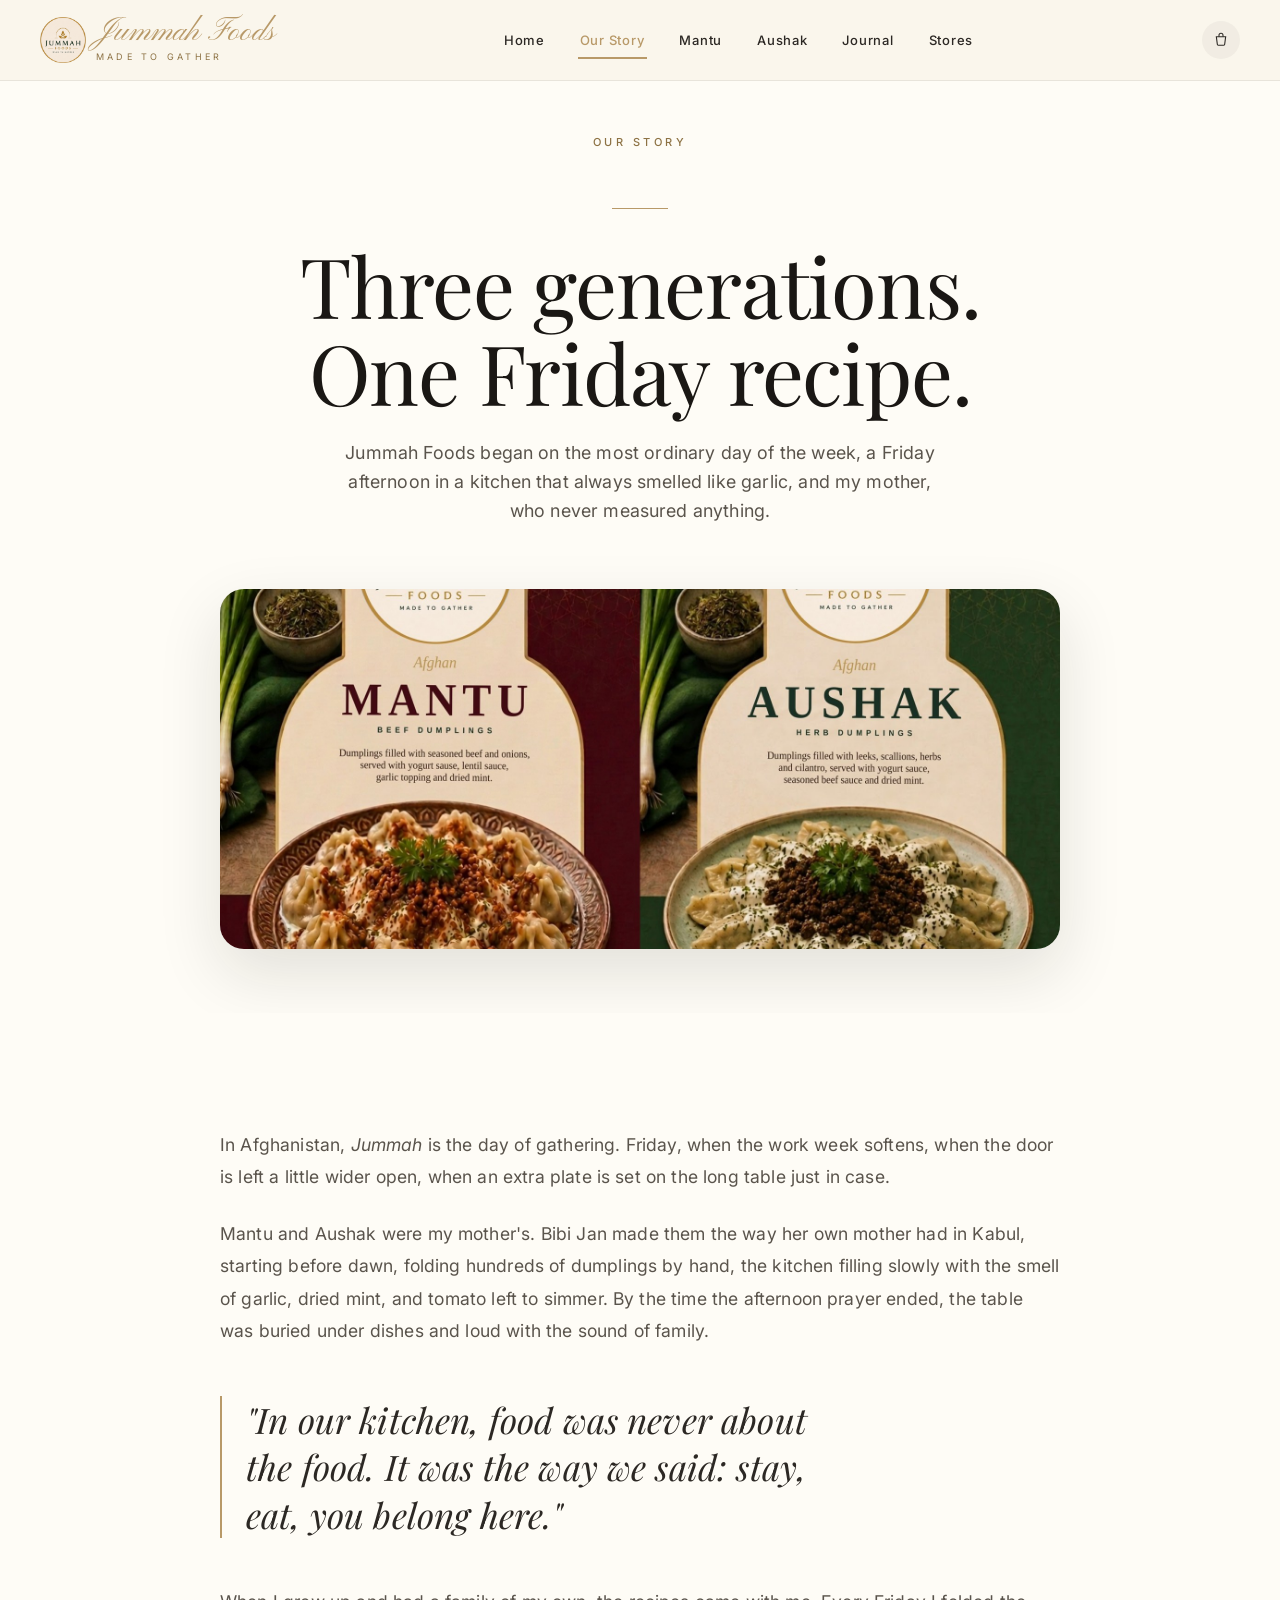
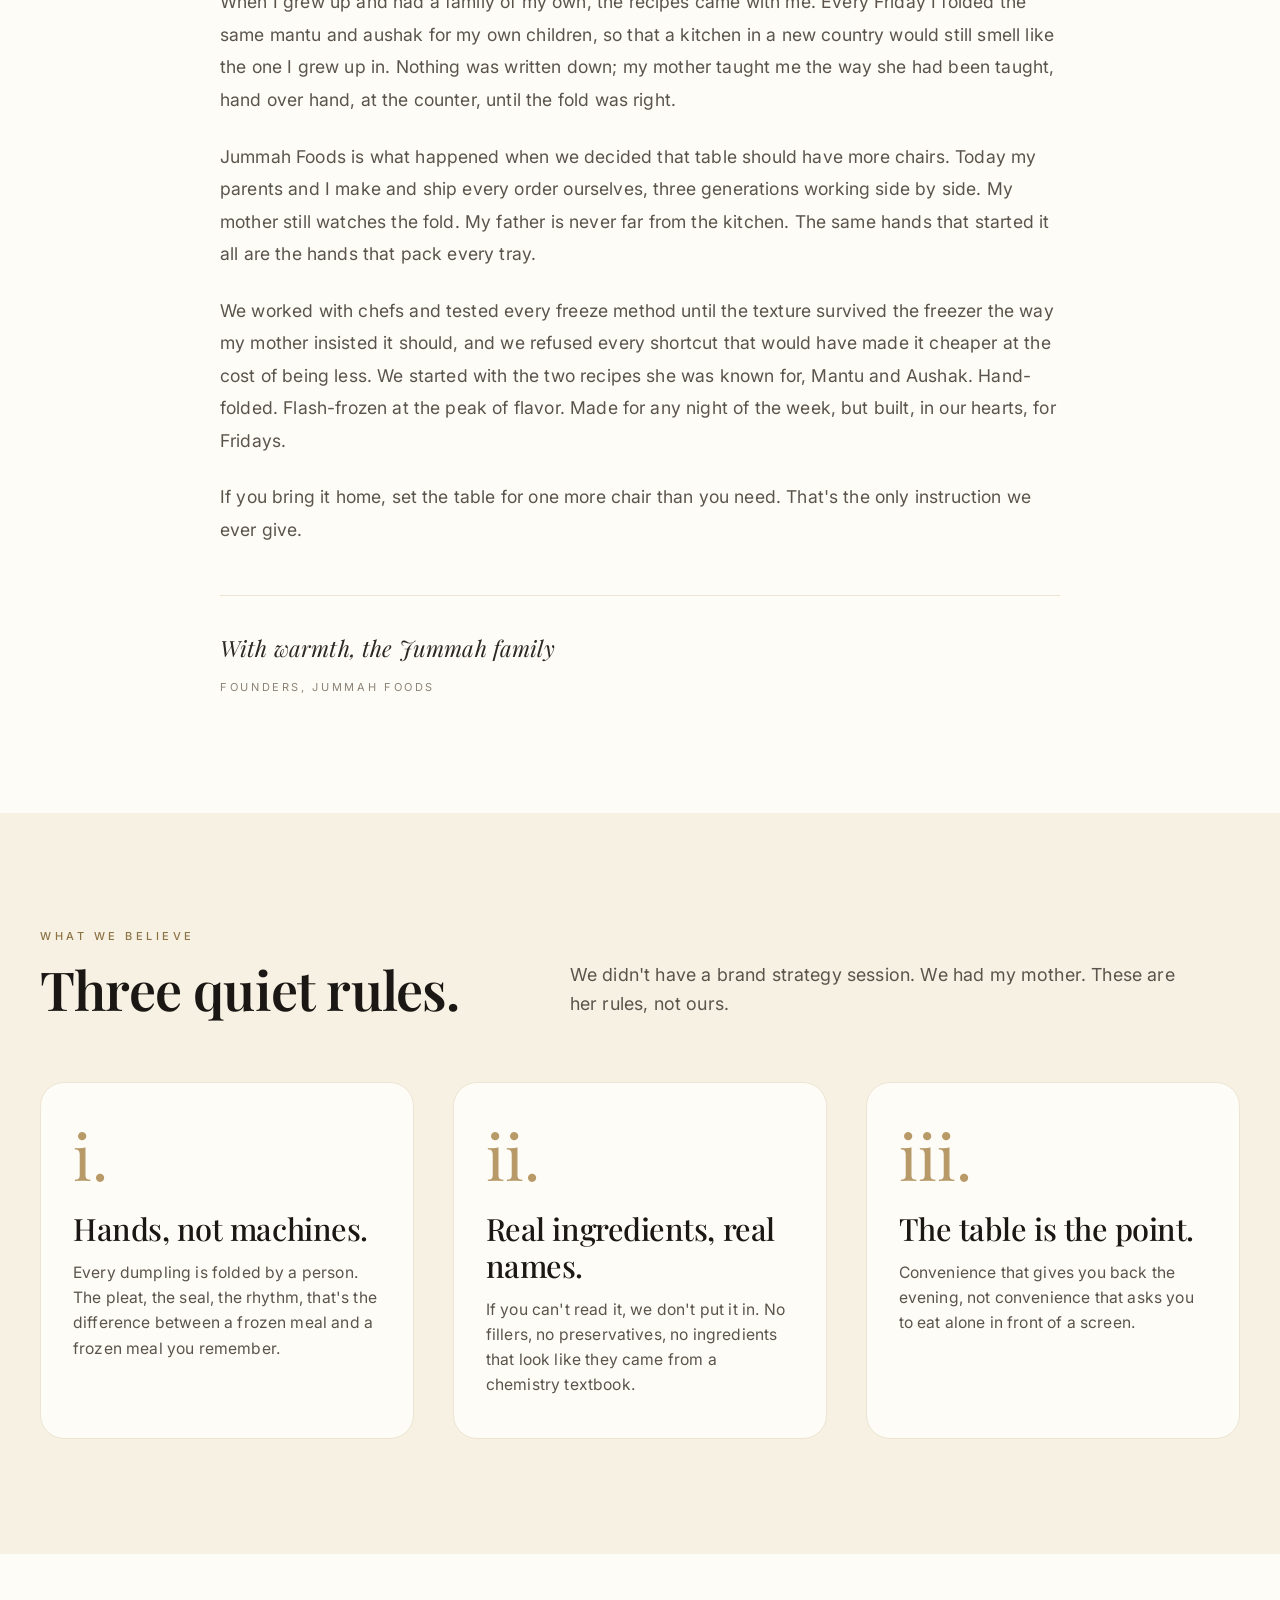
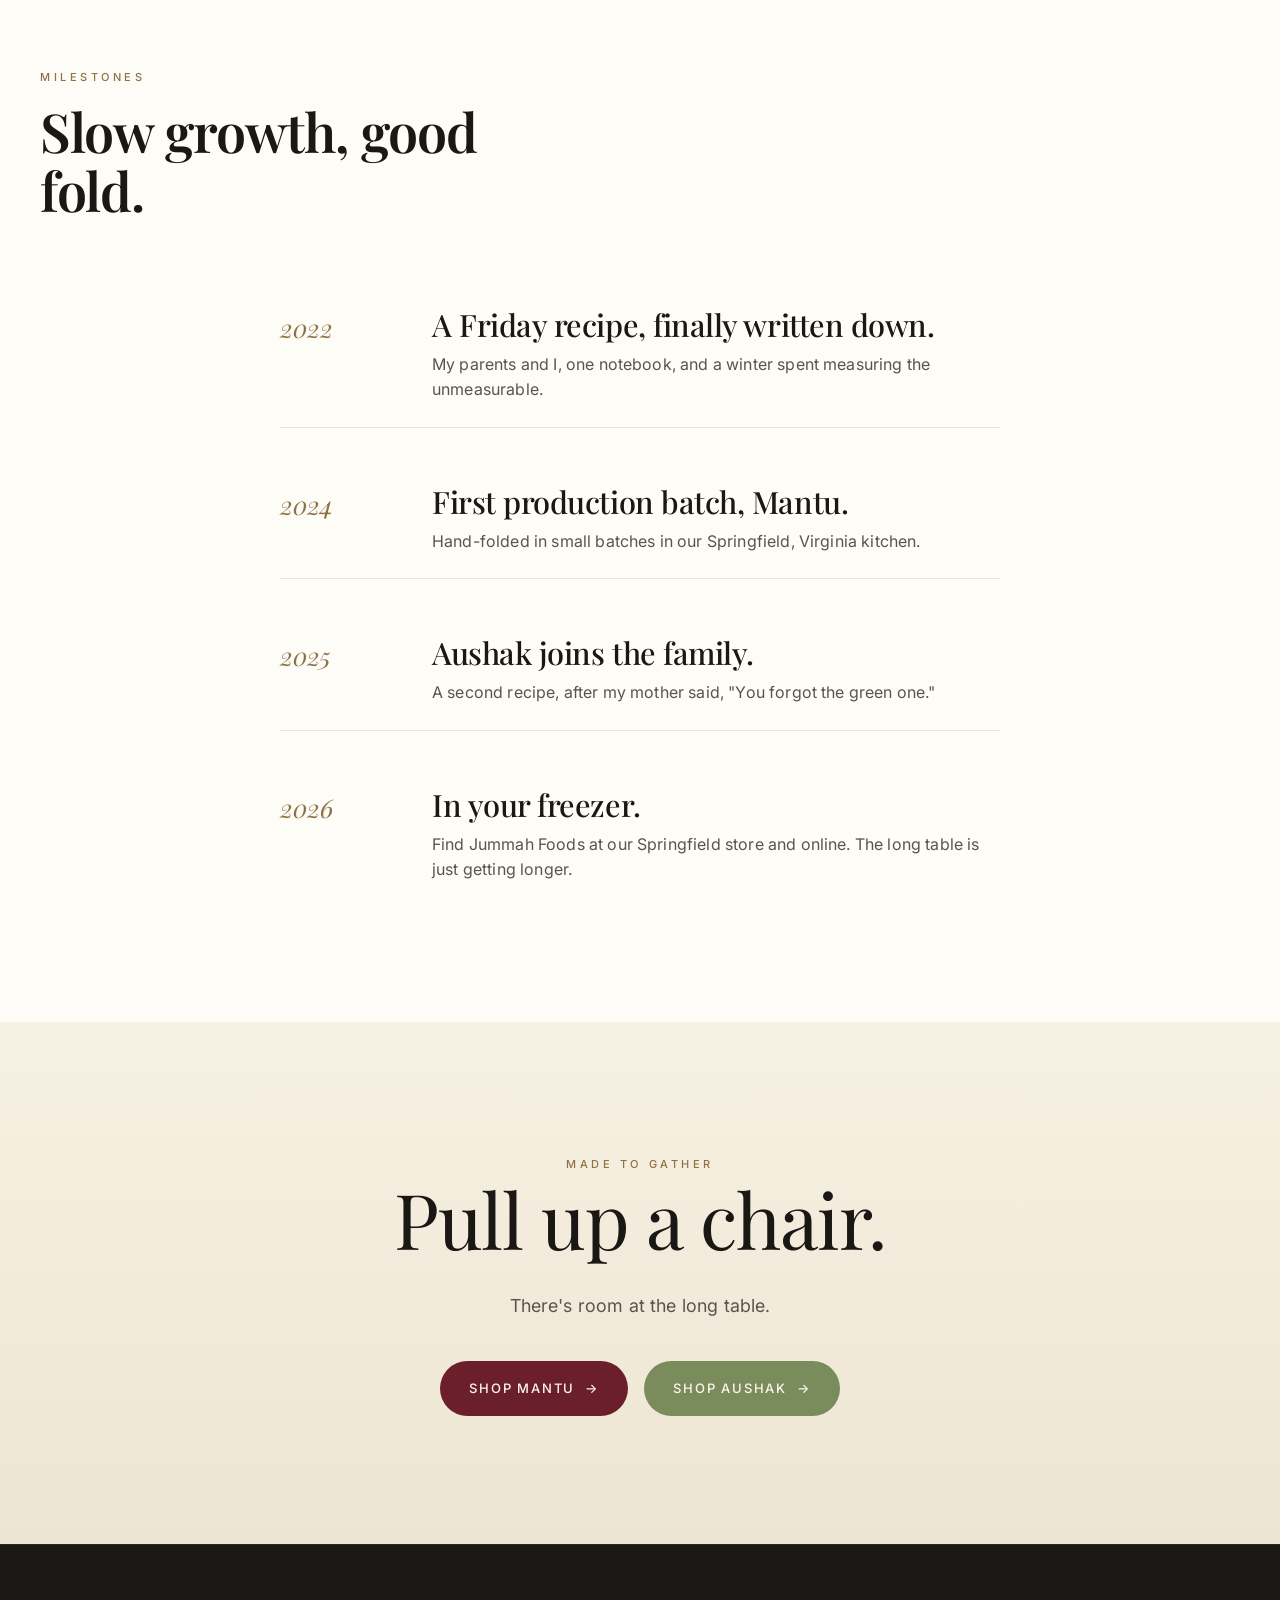
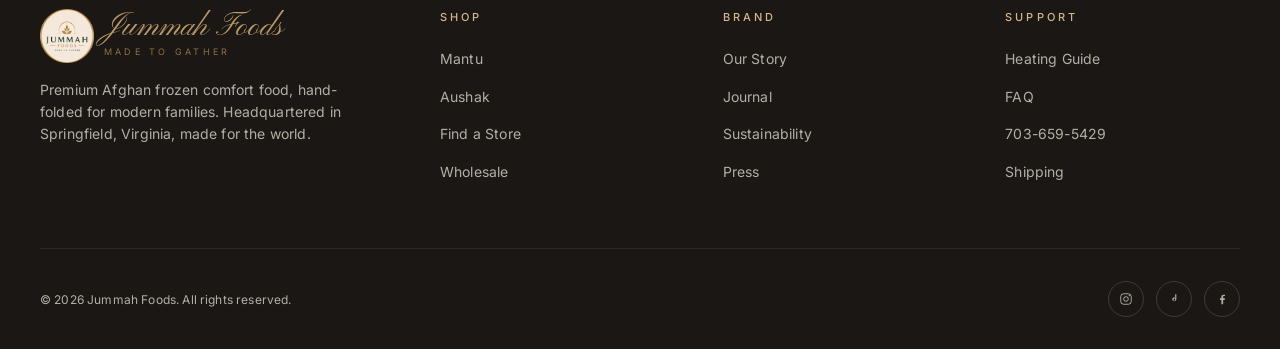
<file: story.html>
<!doctype html>
<html lang="en">
<head>
  <meta charset="UTF-8" />
  <meta name="viewport" content="width=device-width, initial-scale=1, viewport-fit=cover" />
  <title>Our Story, Jummah Foods</title>
  <meta name="description" content="Three generations, one Friday recipe. The story of Jummah Foods, a modern Afghan kitchen built around the long table." />
  <link rel="canonical" href="https://jummahfoods.com/story" />
  <meta property="og:title" content="Our Story, Jummah Foods" />
  <meta property="og:description" content="Three generations, one Friday recipe. The story of Jummah Foods." />
  <meta property="og:type" content="article" />
  <meta property="og:url" content="https://jummahfoods.com/story" />
  <meta property="og:image" content="https://jummahfoods.com/assets/packaging.jpg" />
  <meta name="twitter:card" content="summary_large_image" />
  <meta name="twitter:image" content="https://jummahfoods.com/assets/packaging.jpg" />
  <link rel="preconnect" href="https://fonts.googleapis.com" />
  <link rel="preconnect" href="https://fonts.gstatic.com" crossorigin />
  <link href="https://fonts.googleapis.com/css2?family=Playfair+Display:ital,wght@0,400;0,500;0,600;0,700;1,400;1,500&family=Inter:wght@300;400;500;600&family=Pinyon+Script&display=swap" rel="stylesheet" />
  <link rel="stylesheet" href="styles.css?v=1778368770" />
  <link rel="stylesheet" href="styles-extra.css?v=1778368770" />
  <style>.reveal{opacity:1!important;transform:none!important}</style>

  <svg width="0" height="0" style="position:absolute" aria-hidden="true">
    <defs>
      <pattern id="geo-gold" x="0" y="0" width="40" height="40" patternUnits="userSpaceOnUse">
        <path d="M20 0 L40 20 L20 40 L0 20 Z" fill="none" stroke="#b89968" stroke-width="0.4"/>
        <path d="M0 0 L40 40 M40 0 L0 40" stroke="#b89968" stroke-width="0.25"/>
      </pattern>
      <symbol id="medallion" viewBox="0 0 40 40">
        <g fill="none" stroke="currentColor" stroke-width="1.1"><rect x="9" y="9" width="22" height="22"/><rect x="9" y="9" width="22" height="22" transform="rotate(45 20 20)"/></g>
        <circle cx="20" cy="20" r="3" fill="currentColor"/>
      </symbol>
    </defs>
  </svg>
</head>
<body>
  <header class="nav" role="banner">
    <div class="container nav-inner">
      <a class="brand" href="index.html"><svg class="brand-mark" viewBox="0 0 32 32" style="color:var(--gold)"><use href="#medallion"/></svg><span><span class="brand-name">Jummah Foods</span><span class="brand-tag">Made to Gather</span></span></a>
      <nav class="nav-links" aria-label="Main">
        <a href="index.html">Home</a>
        <a href="story.html" class="active">Our Story</a>
        <a href="mantu.html">Mantu</a>
        <a href="aushak.html">Aushak</a>
        <a href="journal.html">Journal</a>
        <a href="stores.html">Stores</a>
      </nav>
      <div class="nav-cta">
        <a class="nav-icon cart" href="https://shop.jummahfoods.com/cart" aria-label="Cart"><svg viewBox="0 0 24 24" fill="none" stroke="currentColor" stroke-width="1.6"><path d="M5 7h14l-1.5 11.5a2 2 0 0 1-2 1.5H8.5a2 2 0 0 1-2-1.5L5 7Z"/><path d="M9 7V5a3 3 0 0 1 6 0v2"/></svg></a>
        <button class="nav-toggle" aria-label="Menu"><svg viewBox="0 0 24 24" fill="none" stroke="currentColor" stroke-width="1.6"><path d="M4 7h16M4 12h16M4 17h16"/></svg></button>
      </div>
    </div>
  </header>

  <div class="mobile-menu" aria-hidden="true">
    <button class="mobile-menu-close" aria-label="Close menu"><svg viewBox="0 0 24 24" fill="none" stroke="currentColor" stroke-width="1.6" width="16" height="16"><path d="M6 6l12 12M18 6 6 18"/></svg></button>
    <nav><a href="index.html">Home</a><a href="story.html">Our Story</a><a href="mantu.html">Mantu</a><a href="aushak.html">Aushak</a><a href="journal.html">Journal</a><a href="stores.html">Stores</a></nav>
  </div>

  <!-- ==================== STORY HERO ==================== -->
  <section class="story-hero">
    <div class="container-narrow">
      <span class="eyebrow">Our Story</span>
      <span class="gold-rule"></span>
      <h1 class="reveal">Three generations.<br/>One Friday recipe.</h1>
      <p class="lede reveal reveal-delay-1">Jummah Foods began on the most ordinary day of the week, a Friday afternoon in a kitchen that always smelled like garlic, and my mother, who never measured anything.</p>

      <!-- Story hero: real packaging photo -->
      <div class="reveal reveal-delay-2 pkg-photo both" style="margin-top:4rem; border-radius:var(--radius-lg); box-shadow:var(--shadow-lg); aspect-ratio:21/9;"></div>
      <div style="display:none">
        <svg viewBox="0 0 800 320" aria-hidden="true">
          <defs>
            <radialGradient id="story-glow" cx="50%" cy="50%" r="60%"><stop offset="0%" stop-color="#b89968" stop-opacity="0.18"/></radialGradient>
          </defs>
          <g>
            <text x="100" y="150" text-anchor="middle" fill="#d4b988" font-family="'Playfair Display',serif" font-style="italic" font-size="7" letter-spacing="2">MADE TO GATHER</text>
            <text x="100" y="200" text-anchor="middle" fill="#f5efe2" font-family="'Playfair Display',serif" font-size="30" font-weight="500" letter-spacing="2">AUSHAK</text>
            <text x="100" y="216" text-anchor="middle" fill="#d4b988" font-family="Inter,sans-serif" font-size="5" letter-spacing="3">AFGHAN HERB DUMPLINGS</text>
          </g>
        </svg>
      </div>
    </div>
  </section>

  <!-- ==================== LONG FORM ==================== -->
  <section class="bg-paper">
    <div class="container-narrow long-form reveal">
      <p>In Afghanistan, <em>Jummah</em> is the day of gathering. Friday, when the work week softens, when the door is left a little wider open, when an extra plate is set on the long table just in case.</p>

      <p>Mantu and Aushak were my mother's. Bibi Jan made them the way her own mother had in Kabul, starting before dawn, folding hundreds of dumplings by hand, the kitchen filling slowly with the smell of garlic, dried mint, and tomato left to simmer. By the time the afternoon prayer ended, the table was buried under dishes and loud with the sound of family.</p>

      <div class="pull">"In our kitchen, food was never about the food. It was the way we said: stay, eat, you belong here."</div>

      <p>When I grew up and had a family of my own, the recipes came with me. Every Friday I folded the same mantu and aushak for my own children, so that a kitchen in a new country would still smell like the one I grew up in. Nothing was written down; my mother taught me the way she had been taught, hand over hand, at the counter, until the fold was right.</p>

      <p>Jummah Foods is what happened when we decided that table should have more chairs. Today my parents and I make and ship every order ourselves, three generations working side by side. My mother still watches the fold. My father is never far from the kitchen. The same hands that started it all are the hands that pack every tray.</p>

      <p>We worked with chefs and tested every freeze method until the texture survived the freezer the way my mother insisted it should, and we refused every shortcut that would have made it cheaper at the cost of being less. We started with the two recipes she was known for, Mantu and Aushak. Hand-folded. Flash-frozen at the peak of flavor. Made for any night of the week, but built, in our hearts, for Fridays.</p>

      <p>If you bring it home, set the table for one more chair than you need. That's the only instruction we ever give.</p>

      <div class="signature" style="margin-top:3rem; padding-top:2rem; border-top:1px solid var(--bone)">
        <span class="serif" style="font-style:italic; font-size:1.4rem; color:var(--charcoal)">With warmth, the Jummah family</span>
        <small style="display:block; font-family:var(--font-sans); font-size:11px; letter-spacing:0.24em; text-transform:uppercase; color:var(--slate); margin-top:8px;">Founders, Jummah Foods</small>
      </div>
    </div>
  </section>

  <!-- ==================== VALUES ==================== -->
  <section class="bg-cream">
    <div class="container">
      <div class="section-head reveal">
        <div class="section-head-stack">
          <span class="eyebrow">What We Believe</span>
          <h2>Three quiet rules.</h2>
        </div>
        <p class="lede">We didn't have a brand strategy session. We had my mother. These are her rules, not ours.</p>
      </div>
      <div class="how-grid">
        <div class="how-card reveal">
          <div class="how-num">i.</div>
          <h3>Hands, not machines.</h3>
          <p>Every dumpling is folded by a person. The pleat, the seal, the rhythm, that's the difference between a frozen meal and a frozen meal you remember.</p>
        </div>
        <div class="how-card reveal reveal-delay-1">
          <div class="how-num">ii.</div>
          <h3>Real ingredients, real names.</h3>
          <p>If you can't read it, we don't put it in. No fillers, no preservatives, no ingredients that look like they came from a chemistry textbook.</p>
        </div>
        <div class="how-card reveal reveal-delay-2">
          <div class="how-num">iii.</div>
          <h3>The table is the point.</h3>
          <p>Convenience that gives you back the evening, not convenience that asks you to eat alone in front of a screen.</p>
        </div>
      </div>
    </div>
  </section>

  <!-- ==================== TIMELINE ==================== -->
  <section class="bg-paper">
    <div class="container">
      <div class="section-head reveal">
        <div class="section-head-stack">
          <span class="eyebrow">Milestones</span>
          <h2>Slow growth, good fold.</h2>
        </div>
      </div>
      <div style="display:grid; grid-template-columns:1fr; gap:2rem; max-width:720px; margin:0 auto">
        <div class="reveal" style="display:grid; grid-template-columns:120px 1fr; gap:2rem; padding:1.5rem 0; border-bottom:1px solid var(--bone)">
          <div class="serif" style="font-size:1.6rem; color:var(--gold-deep); font-style:italic">2022</div>
          <div><h3 style="margin-bottom:8px">A Friday recipe, finally written down.</h3><p style="color:var(--graphite)">My parents and I, one notebook, and a winter spent measuring the unmeasurable.</p></div>
        </div>
        <div class="reveal reveal-delay-1" style="display:grid; grid-template-columns:120px 1fr; gap:2rem; padding:1.5rem 0; border-bottom:1px solid var(--bone)">
          <div class="serif" style="font-size:1.6rem; color:var(--gold-deep); font-style:italic">2024</div>
          <div><h3 style="margin-bottom:8px">First production batch, Mantu.</h3><p style="color:var(--graphite)">Hand-folded in small batches in our Springfield, Virginia kitchen.</p></div>
        </div>
        <div class="reveal reveal-delay-2" style="display:grid; grid-template-columns:120px 1fr; gap:2rem; padding:1.5rem 0; border-bottom:1px solid var(--bone)">
          <div class="serif" style="font-size:1.6rem; color:var(--gold-deep); font-style:italic">2025</div>
          <div><h3 style="margin-bottom:8px">Aushak joins the family.</h3><p style="color:var(--graphite)">A second recipe, after my mother said, "You forgot the green one."</p></div>
        </div>
        <div class="reveal reveal-delay-3" style="display:grid; grid-template-columns:120px 1fr; gap:2rem; padding:1.5rem 0">
          <div class="serif" style="font-size:1.6rem; color:var(--gold-deep); font-style:italic">2026</div>
          <div><h3 style="margin-bottom:8px">In your freezer.</h3><p style="color:var(--graphite)">Find Jummah Foods at our Springfield store and online. The long table is just getting longer.</p></div>
        </div>
      </div>
    </div>
  </section>

  <!-- ==================== CTA ==================== -->
  <section class="cta-final">
    <div class="container-narrow">
      <span class="eyebrow">Made to Gather</span>
      <h2 class="reveal">Pull up a chair.</h2>
      <p class="lede reveal reveal-delay-1">There's room at the long table.</p>
      <div class="reveal reveal-delay-2" style="margin-top:2.5rem; display:flex; gap:1rem; justify-content:center; flex-wrap:wrap">
        <a href="mantu.html" class="btn btn-burgundy">Shop Mantu <span class="arrow">→</span></a>
        <a href="aushak.html" class="btn btn-sage">Shop Aushak <span class="arrow">→</span></a>
      </div>
    </div>
  </section>

  <footer class="footer">
    <div class="container">
      <div class="footer-grid">
        <div class="footer-brand">
          <a class="brand" href="index.html">
            <svg class="brand-mark" viewBox="0 0 32 32" style="color:var(--gold)" aria-hidden="true"><use href="#medallion"/></svg>
            <span><span class="brand-name">Jummah Foods</span><span class="brand-tag">Made to Gather</span></span>
          </a>
          <p>Premium Afghan frozen comfort food, hand-folded for modern families. Headquartered in Springfield, Virginia, made for the world.</p>
        </div>
        <div><h5>Shop</h5><ul><li><a href="mantu.html">Mantu</a></li><li><a href="aushak.html">Aushak</a></li><li><a href="stores.html">Find a Store</a></li><li><a href="#">Wholesale</a></li></ul></div>
        <div><h5>Brand</h5><ul><li><a href="story.html">Our Story</a></li><li><a href="recipes.html">Journal</a></li><li><a href="#">Sustainability</a></li><li><a href="#">Press</a></li></ul></div>
        <div><h5>Support</h5><ul><li><a href="#">Heating Guide</a></li><li><a href="#">FAQ</a></li><li><a href="tel:+17036595429">703-659-5429</a></li><li><a href="#">Shipping</a></li></ul></div>
      </div>
      <div class="footer-bottom">
        <span>&copy; <span data-year>2026</span> Jummah Foods. All rights reserved.</span>
        <div class="footer-social">
          <a href="https://www.instagram.com/jummah.foods" target="_blank" rel="noopener" aria-label="Instagram"><svg viewBox="0 0 24 24" fill="none" stroke="currentColor" stroke-width="1.6"><rect x="3" y="3" width="18" height="18" rx="5"/><circle cx="12" cy="12" r="4"/><circle cx="17.5" cy="6.5" r="0.5" fill="currentColor"/></svg></a>
          <a href="https://www.tiktok.com/@jummah.foods" target="_blank" rel="noopener" aria-label="TikTok"><svg viewBox="0 0 24 24" fill="currentColor"><path d="M16 4v8.5a3.5 3.5 0 1 1-3.5-3.5h.5V12h-.5a1.5 1.5 0 1 0 1.5 1.5V4h2Z"/></svg></a>
          <a href="https://www.facebook.com/jummahfoods" target="_blank" rel="noopener" aria-label="Facebook"><svg viewBox="0 0 24 24" fill="currentColor"><path d="M14 13.5h2.5l.5-3H14v-2c0-.9.3-1.5 1.6-1.5H17V4.6c-.3 0-1.3-.1-2.3-.1-2.3 0-3.8 1.4-3.8 3.9v2.1H8.5v3H11V21h3v-7.5z"/></svg></a>
        </div>
      </div>
    </div>
  </footer>
  <script src="script.js"></script>
</body>
</html>
</file>
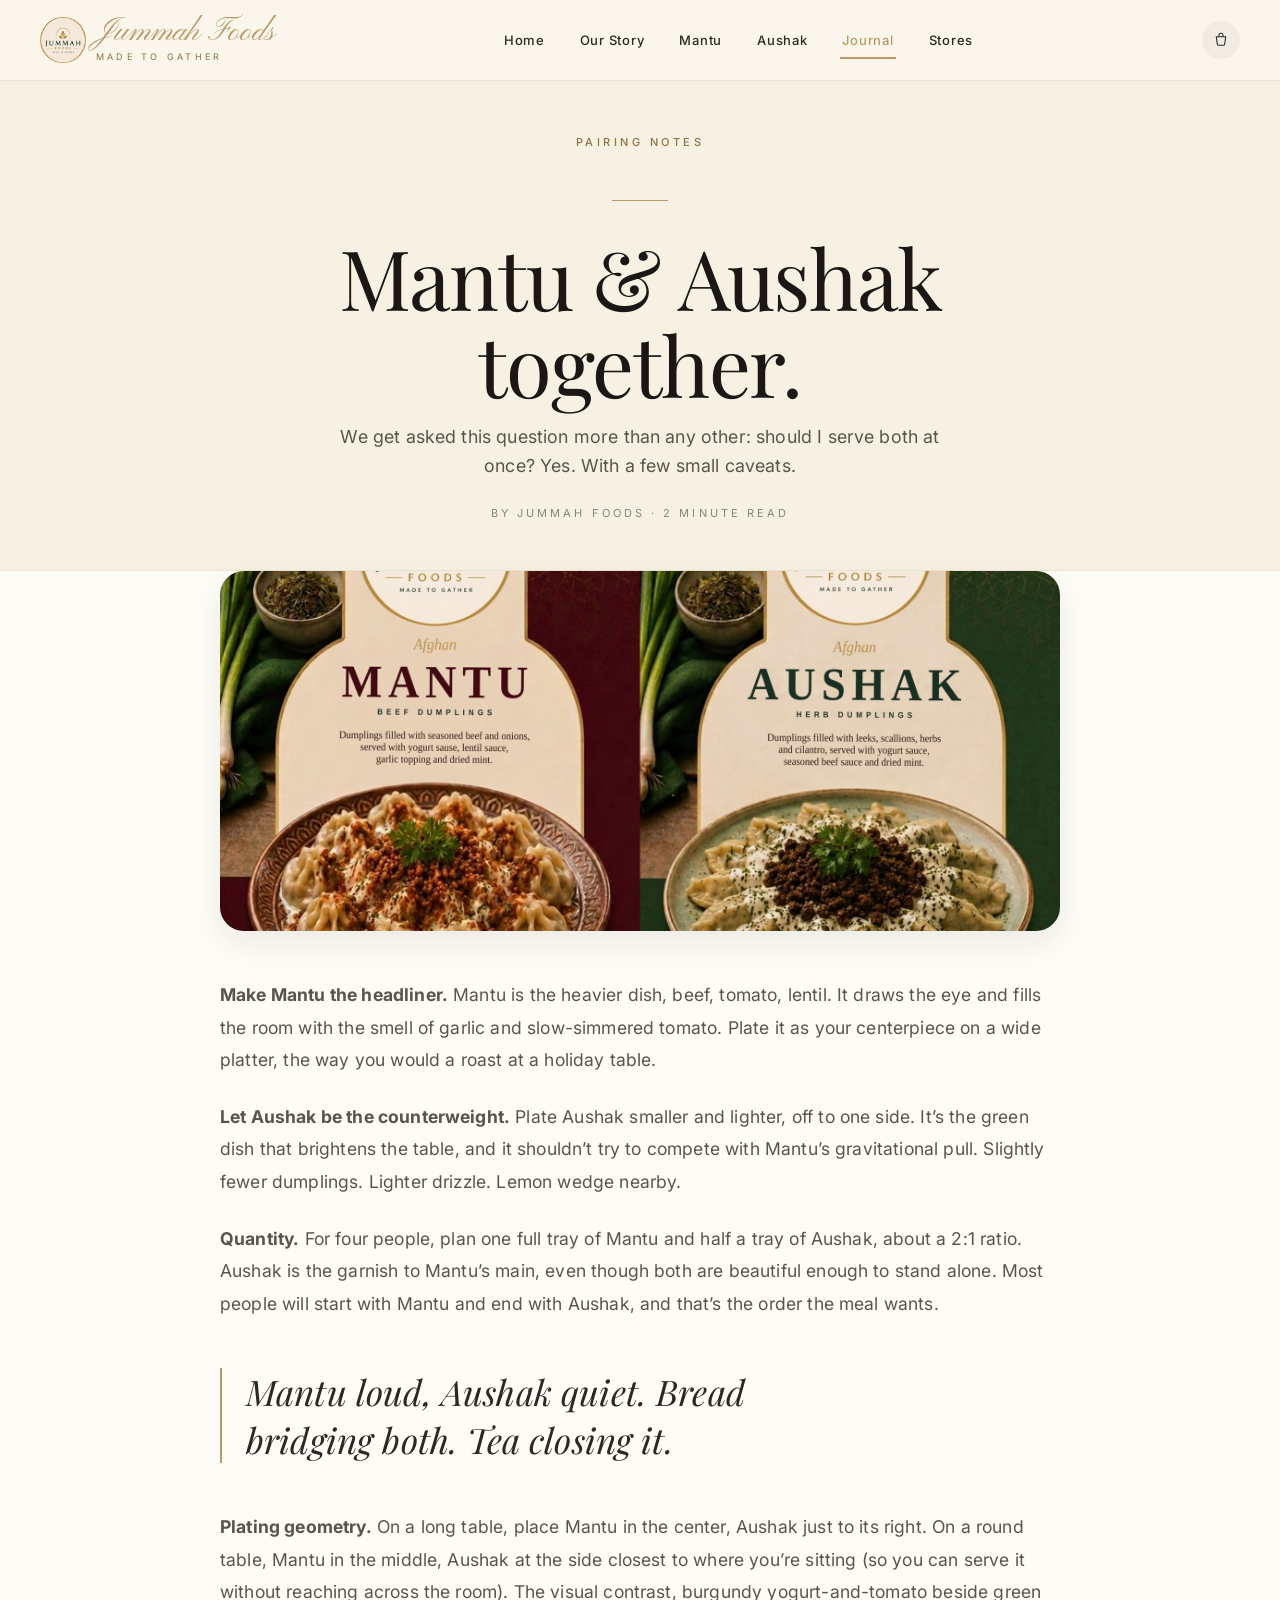
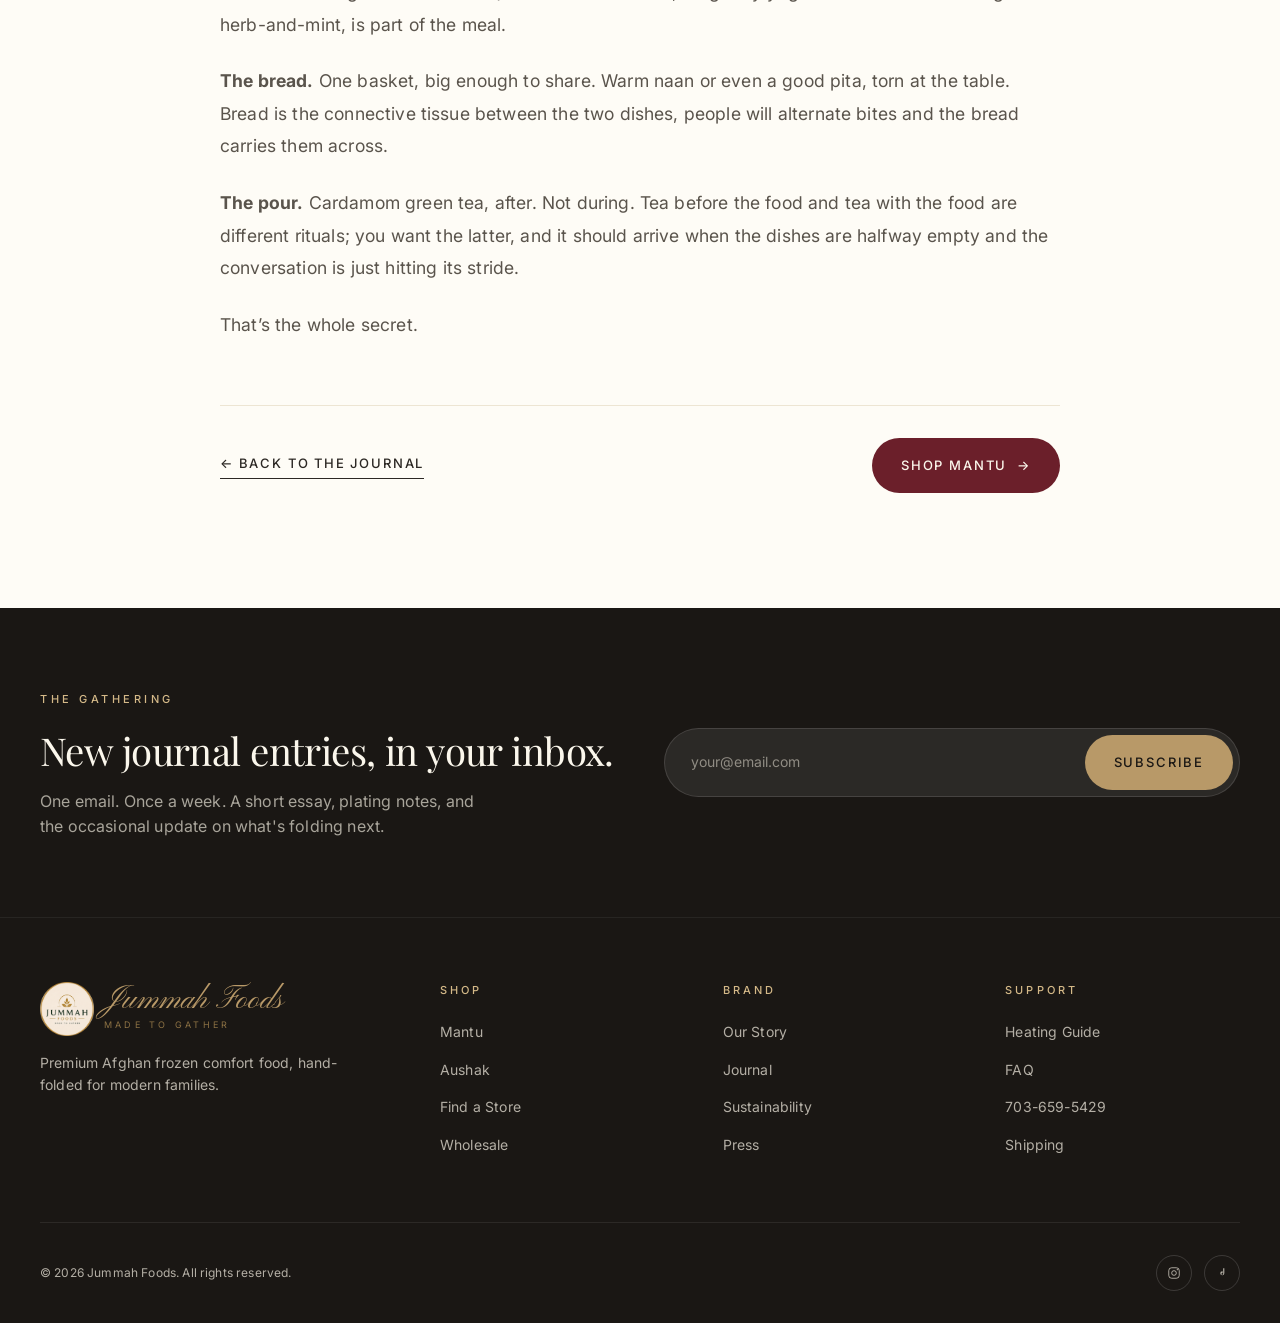
<file: together.html>
<!doctype html>
<html lang="en">
<head>
  <meta charset="UTF-8" />
  <meta name="viewport" content="width=device-width, initial-scale=1, viewport-fit=cover" />
  <title>Mantu &amp; Aushak together., The Jummah Journal</title>
  <meta name="description" content="How to serve both Mantu and Aushak at the same table, plating, ratios, and the rhythm of the meal." />
  <link rel="canonical" href="https://jummahfoods.com/together" />
  <meta property="og:title" content="Mantu &amp; Aushak together., The Jummah Journal" />
  <meta property="og:description" content="How to serve both Mantu and Aushak at the same table, plating, ratios, and the rhythm of the meal." />
  <meta property="og:type" content="article" />
  <meta property="og:url" content="https://jummahfoods.com/together" />
  <meta property="og:image" content="https://jummahfoods.com/assets/packaging.jpg" />
  <meta name="twitter:card" content="summary_large_image" />
  <meta name="twitter:image" content="https://jummahfoods.com/assets/packaging.jpg" />
  <link rel="preconnect" href="https://fonts.googleapis.com" />
  <link rel="preconnect" href="https://fonts.gstatic.com" crossorigin />
  <link href="https://fonts.googleapis.com/css2?family=Playfair+Display:ital,wght@0,400;0,500;0,600;0,700;1,400;1,500&family=Inter:wght@300;400;500;600&family=Pinyon+Script&display=swap" rel="stylesheet" />
  <link rel="stylesheet" href="styles.css?v=1778368770" />
  <link rel="stylesheet" href="styles-extra.css?v=1778368770" />
  <style>.reveal{opacity:1!important;transform:none!important}</style>

  <svg width="0" height="0" style="position:absolute" aria-hidden="true">
    <defs>
      <symbol id="medallion" viewBox="0 0 40 40">
        <g fill="none" stroke="currentColor" stroke-width="1.1"><rect x="9" y="9" width="22" height="22"/><rect x="9" y="9" width="22" height="22" transform="rotate(45 20 20)"/></g>
        <circle cx="20" cy="20" r="3" fill="currentColor"/>
      </symbol>
    </defs>
  </svg>
</head>
<body>
  <header class="nav" role="banner">
    <div class="container nav-inner">
      <a class="brand" href="index.html"><svg class="brand-mark" viewBox="0 0 32 32" style="color:var(--gold)"><use href="#medallion"/></svg><span><span class="brand-name">Jummah Foods</span><span class="brand-tag">Made to Gather</span></span></a>
      <nav class="nav-links" aria-label="Main">
        <a href="index.html">Home</a>
        <a href="story.html">Our Story</a>
        <a href="mantu.html">Mantu</a>
        <a href="aushak.html">Aushak</a>
        <a href="recipes.html" class="active">Journal</a>
        <a href="stores.html">Stores</a>
      </nav>
      <div class="nav-cta">
        <a class="nav-icon cart" href="https://shop.jummahfoods.com/cart" aria-label="Cart"><svg viewBox="0 0 24 24" fill="none" stroke="currentColor" stroke-width="1.6"><path d="M5 7h14l-1.5 11.5a2 2 0 0 1-2 1.5H8.5a2 2 0 0 1-2-1.5L5 7Z"/><path d="M9 7V5a3 3 0 0 1 6 0v2"/></svg></a>
        <button class="nav-toggle" aria-label="Menu"><svg viewBox="0 0 24 24" fill="none" stroke="currentColor" stroke-width="1.6"><path d="M4 7h16M4 12h16M4 17h16"/></svg></button>
      </div>
    </div>
  </header>

  <div class="mobile-menu" aria-hidden="true">
    <button class="mobile-menu-close" aria-label="Close menu"><svg viewBox="0 0 24 24" fill="none" stroke="currentColor" stroke-width="1.6" width="16" height="16"><path d="M6 6l12 12M18 6 6 18"/></svg></button>
    <nav><a href="index.html">Home</a><a href="story.html">Our Story</a><a href="mantu.html">Mantu</a><a href="aushak.html">Aushak</a><a href="recipes.html">Journal</a><a href="stores.html">Stores</a></nav>
  </div>

  <section class="page-hero">
    <div class="container-narrow">
      <span class="eyebrow">Pairing Notes</span>
      <span class="gold-rule"></span>
      <h1>Mantu &amp; Aushak together.</h1>
      <p class="lede">We get asked this question more than any other: should I serve both at once? Yes. With a few small caveats.</p>
      <div style="margin-top:1.5rem; font-size:11px; letter-spacing:0.28em; text-transform:uppercase; color:var(--slate);">By Jummah Foods &middot; 2 minute read</div>
    </div>
  </section>

  <section class="bg-paper" style="padding-top:0;">
    <div class="container-narrow">
      <div class="pkg-photo both" style="aspect-ratio:21/9; border-radius:var(--radius-lg); margin-bottom:3rem; box-shadow:var(--shadow-md);"></div>
      <div class="long-form">
        
<p><strong>Make Mantu the headliner.</strong> Mantu is the heavier dish, beef, tomato, lentil. It draws the eye and fills the room with the smell of garlic and slow-simmered tomato. Plate it as your centerpiece on a wide platter, the way you would a roast at a holiday table.</p>

<p><strong>Let Aushak be the counterweight.</strong> Plate Aushak smaller and lighter, off to one side. It&rsquo;s the green dish that brightens the table, and it shouldn&rsquo;t try to compete with Mantu&rsquo;s gravitational pull. Slightly fewer dumplings. Lighter drizzle. Lemon wedge nearby.</p>

<p><strong>Quantity.</strong> For four people, plan one full tray of Mantu and half a tray of Aushak, about a 2:1 ratio. Aushak is the garnish to Mantu&rsquo;s main, even though both are beautiful enough to stand alone. Most people will start with Mantu and end with Aushak, and that&rsquo;s the order the meal wants.</p>

<div class="pull">Mantu loud, Aushak quiet. Bread bridging both. Tea closing it.</div>

<p><strong>Plating geometry.</strong> On a long table, place Mantu in the center, Aushak just to its right. On a round table, Mantu in the middle, Aushak at the side closest to where you&rsquo;re sitting (so you can serve it without reaching across the room). The visual contrast, burgundy yogurt-and-tomato beside green herb-and-mint, is part of the meal.</p>

<p><strong>The bread.</strong> One basket, big enough to share. Warm naan or even a good pita, torn at the table. Bread is the connective tissue between the two dishes, people will alternate bites and the bread carries them across.</p>

<p><strong>The pour.</strong> Cardamom green tea, after. Not during. Tea before the food and tea with the food are different rituals; you want the latter, and it should arrive when the dishes are halfway empty and the conversation is just hitting its stride.</p>

<p>That&rsquo;s the whole secret.</p>

      </div>
      <div style="margin-top:4rem; padding-top:2rem; border-top:1px solid var(--bone); display:flex; justify-content:space-between; align-items:center; flex-wrap:wrap; gap:1rem;">
        <a href="recipes.html" class="link-underline">&larr; Back to the Journal</a>
        <a href="mantu.html" class="btn btn-burgundy">Shop Mantu <span class="arrow">&rarr;</span></a>
      </div>
    </div>
  </section>

  <section class="newsletter">
    <div class="container newsletter-inner">
      <div>
        <span class="eyebrow on-dark">The Gathering</span>
        <h3 style="margin-top:1rem">New journal entries, in your inbox.</h3>
        <p>One email. Once a week. A short essay, plating notes, and the occasional update on what's folding next.</p>
      </div>
      <form data-newsletter>
        <input type="email" required placeholder="your@email.com" aria-label="Email address" />
        <button type="submit" class="btn btn-gold">Subscribe</button>
      </form>
    </div>
  </section>

  <footer class="footer">
    <div class="container">
      <div class="footer-grid">
        <div class="footer-brand">
          <a class="brand" href="index.html"><svg class="brand-mark" viewBox="0 0 32 32" style="color:var(--gold)"><use href="#medallion"/></svg><span><span class="brand-name">Jummah Foods</span><span class="brand-tag">Made to Gather</span></span></a>
          <p>Premium Afghan frozen comfort food, hand-folded for modern families.</p>
        </div>
        <div><h5>Shop</h5><ul><li><a href="mantu.html">Mantu</a></li><li><a href="aushak.html">Aushak</a></li><li><a href="stores.html">Find a Store</a></li><li><a href="#">Wholesale</a></li></ul></div>
        <div><h5>Brand</h5><ul><li><a href="story.html">Our Story</a></li><li><a href="recipes.html">Journal</a></li><li><a href="#">Sustainability</a></li><li><a href="#">Press</a></li></ul></div>
        <div><h5>Support</h5><ul><li><a href="#">Heating Guide</a></li><li><a href="#">FAQ</a></li><li><a href="tel:+17036595429">703-659-5429</a></li><li><a href="#">Shipping</a></li></ul></div>
      </div>
      <div class="footer-bottom">
        <span>&copy; <span data-year>2026</span> Jummah Foods. All rights reserved.</span>
        <div class="footer-social">
          <a href="https://www.instagram.com/jummah.foods" target="_blank" rel="noopener" aria-label="Instagram"><svg viewBox="0 0 24 24" fill="none" stroke="currentColor" stroke-width="1.6"><rect x="3" y="3" width="18" height="18" rx="5"/><circle cx="12" cy="12" r="4"/><circle cx="17.5" cy="6.5" r="0.5" fill="currentColor"/></svg></a>
          <a href="https://www.tiktok.com/@jummah.foods" target="_blank" rel="noopener" aria-label="TikTok"><svg viewBox="0 0 24 24" fill="currentColor"><path d="M16 4v8.5a3.5 3.5 0 1 1-3.5-3.5h.5V12h-.5a1.5 1.5 0 1 0 1.5 1.5V4h2Z"/></svg></a>
        </div>
      </div>
    </div>
  </footer>
  <script src="script.js"></script>
</body>
</html>
</file>
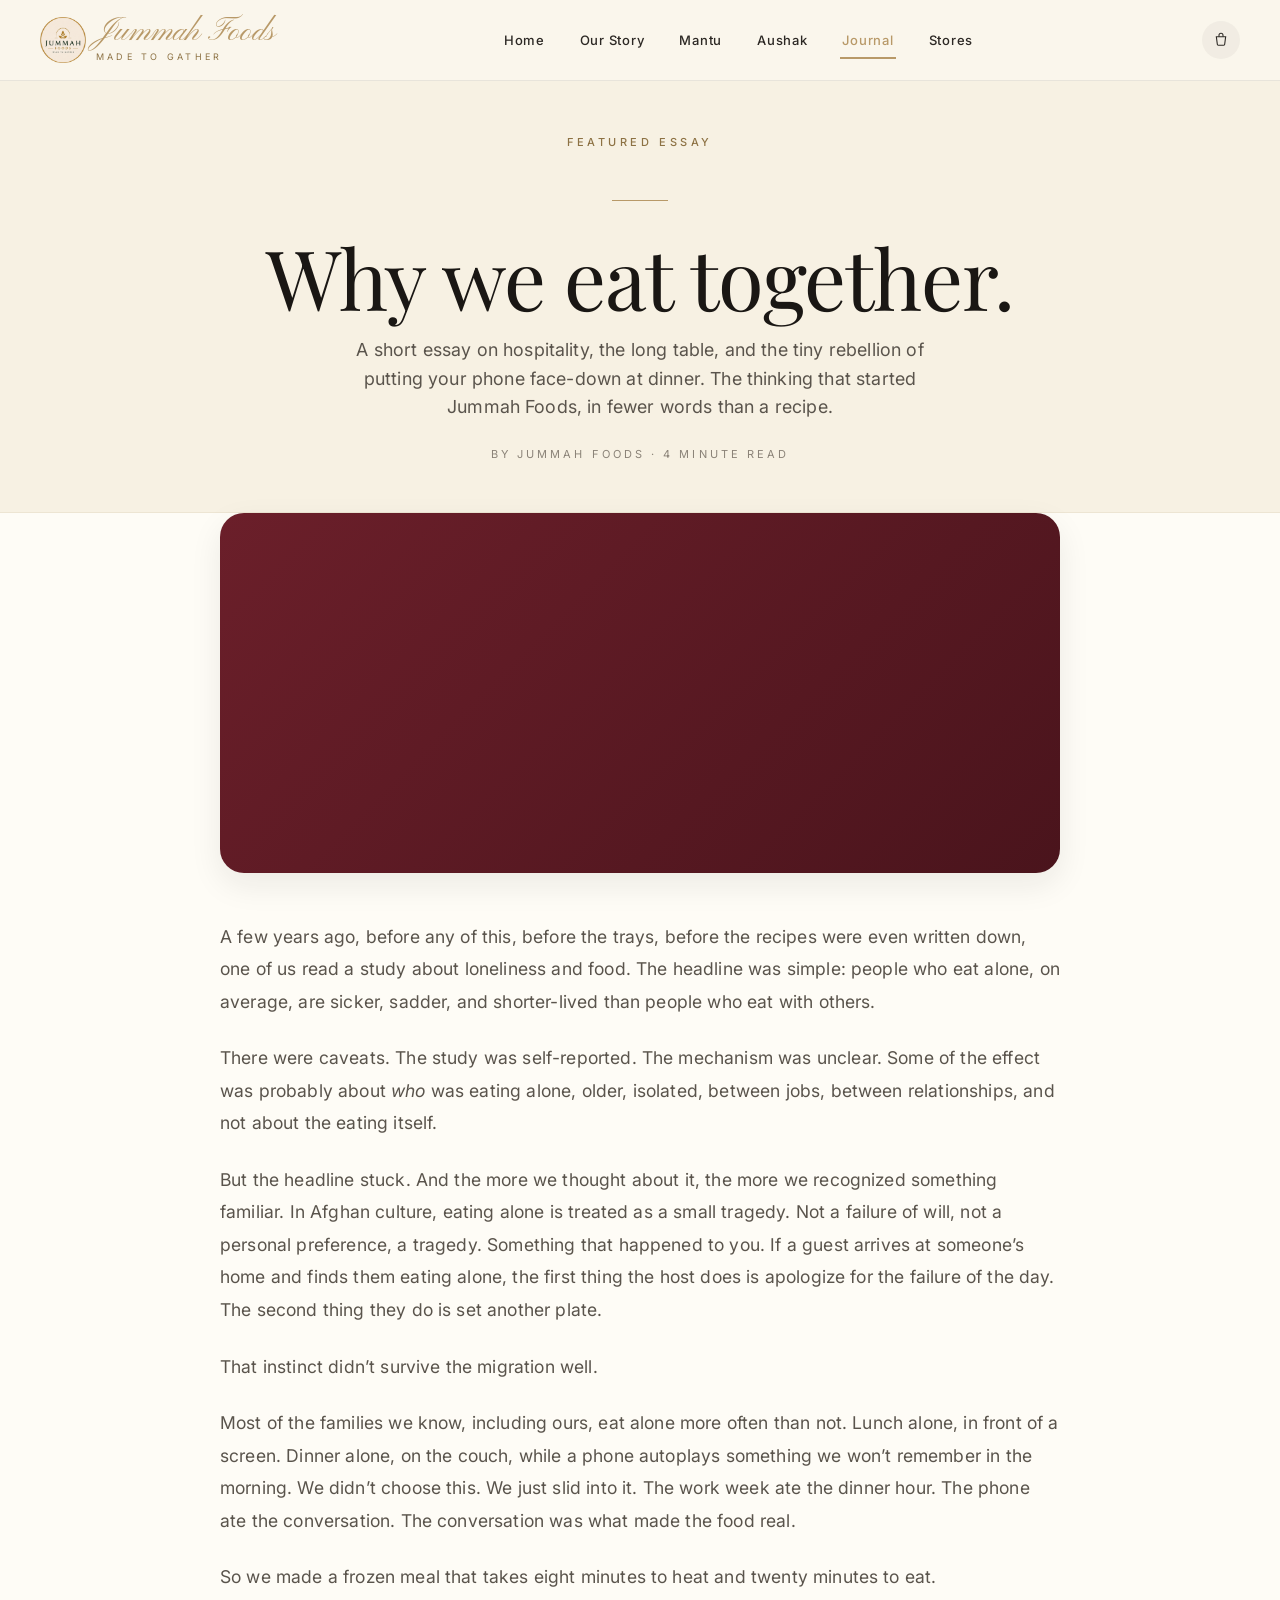
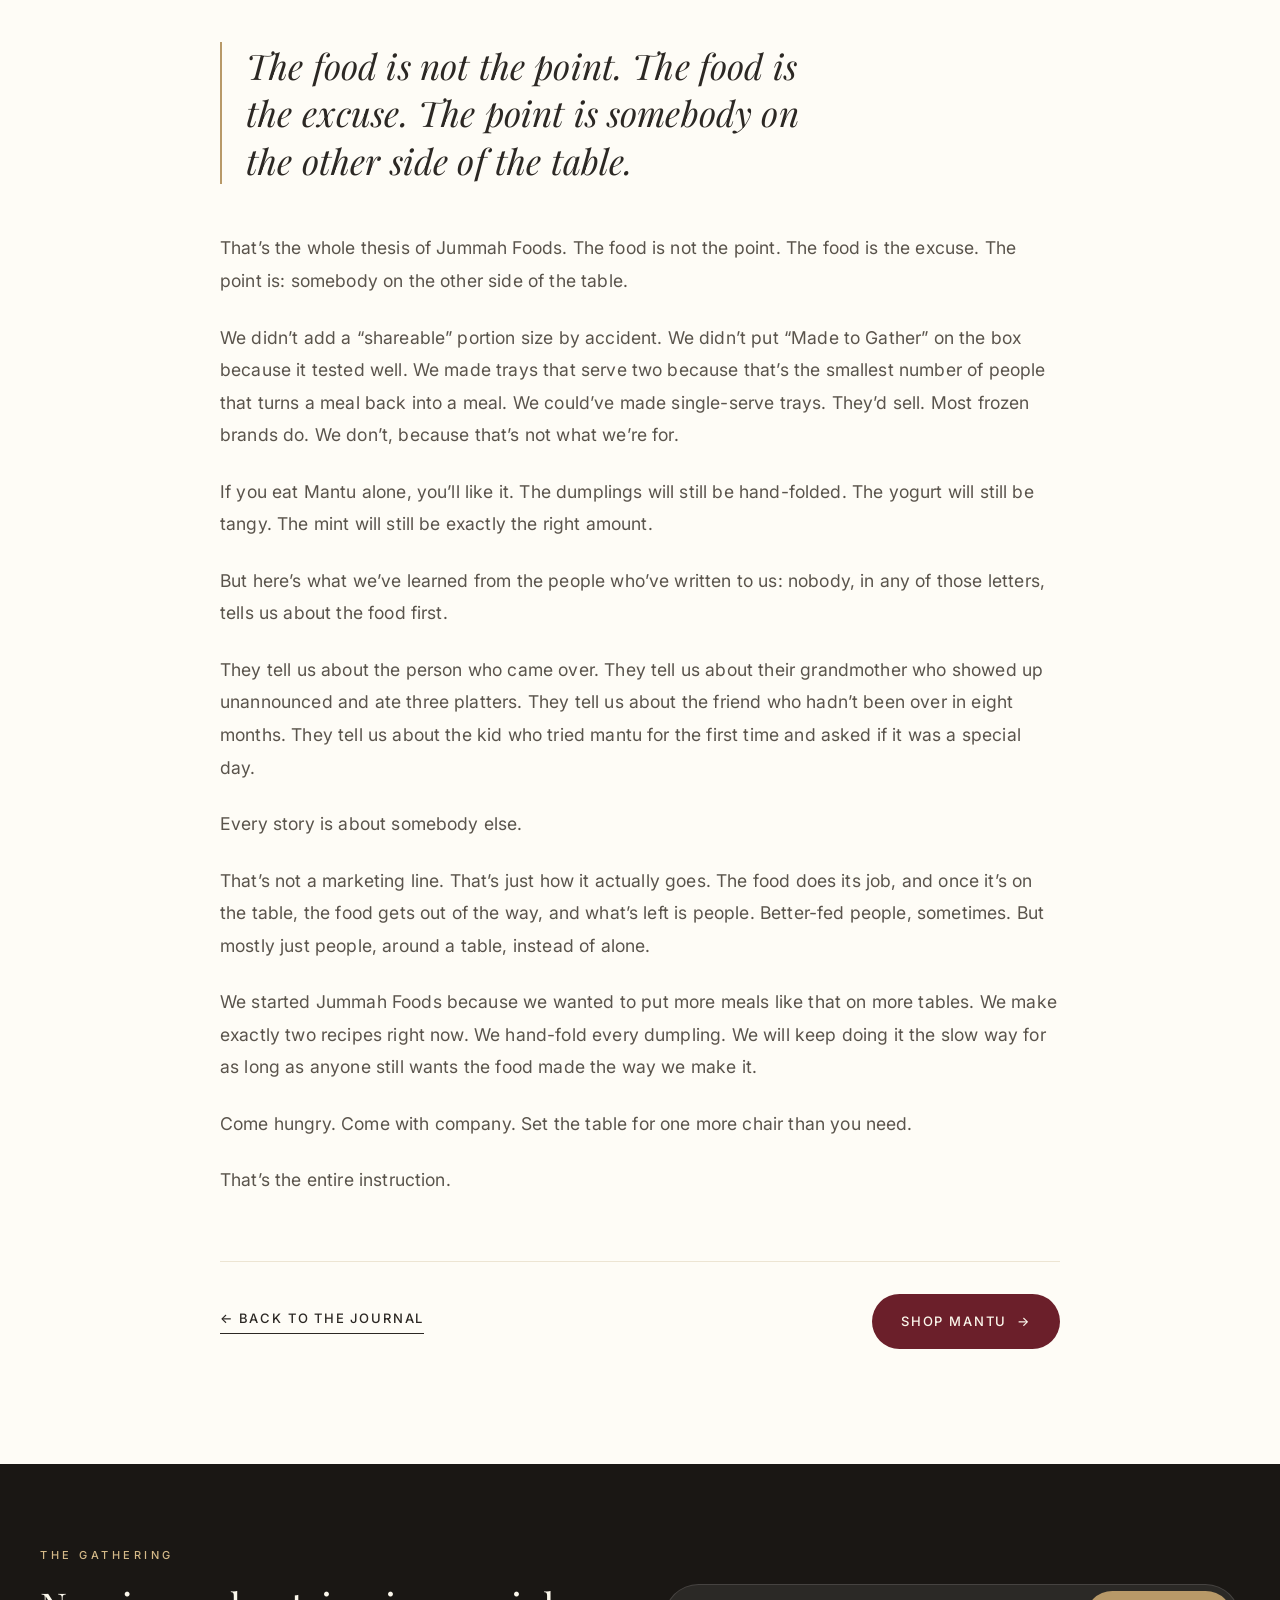
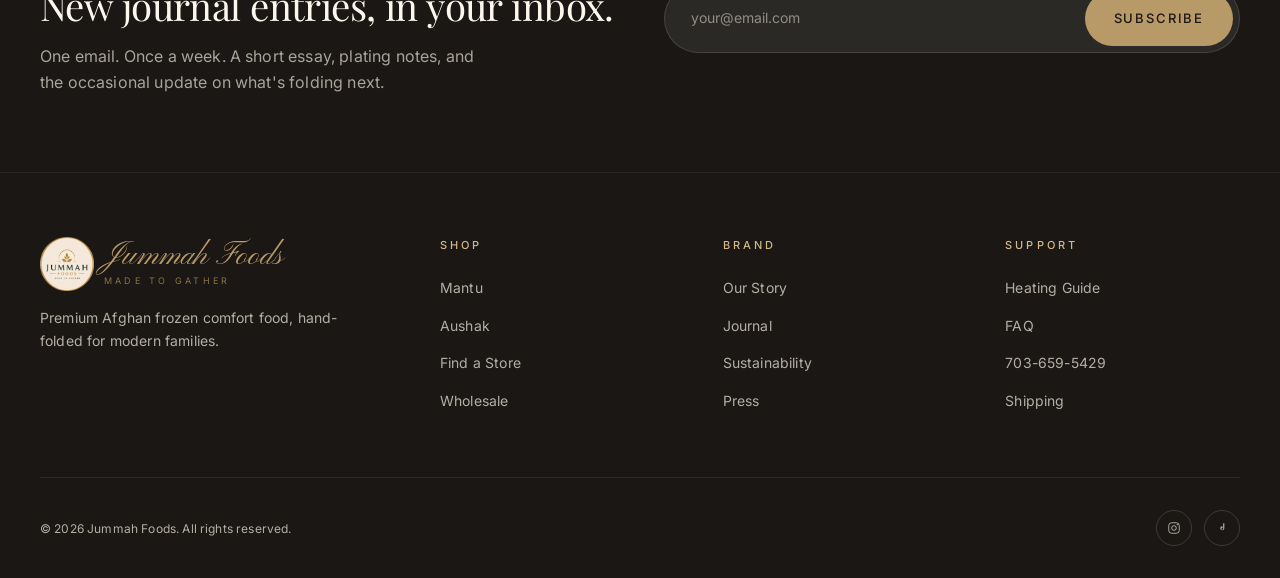
<file: why-we-eat-together.html>
<!doctype html>
<html lang="en">
<head>
  <meta charset="UTF-8" />
  <meta name="viewport" content="width=device-width, initial-scale=1, viewport-fit=cover" />
  <title>Why we eat together., The Jummah Journal</title>
  <meta name="description" content="The thinking that started Jummah Foods, on hospitality, the long table, and why we eat together." />
  <link rel="canonical" href="https://jummahfoods.com/why-we-eat-together" />
  <meta property="og:title" content="Why we eat together., The Jummah Journal" />
  <meta property="og:description" content="The thinking that started Jummah Foods, on hospitality, the long table, and why we eat together." />
  <meta property="og:type" content="article" />
  <meta property="og:url" content="https://jummahfoods.com/why-we-eat-together" />
  <meta property="og:image" content="https://jummahfoods.com/assets/packaging.jpg" />
  <meta name="twitter:card" content="summary_large_image" />
  <meta name="twitter:image" content="https://jummahfoods.com/assets/packaging.jpg" />
  <link rel="preconnect" href="https://fonts.googleapis.com" />
  <link rel="preconnect" href="https://fonts.gstatic.com" crossorigin />
  <link href="https://fonts.googleapis.com/css2?family=Playfair+Display:ital,wght@0,400;0,500;0,600;0,700;1,400;1,500&family=Inter:wght@300;400;500;600&family=Pinyon+Script&display=swap" rel="stylesheet" />
  <link rel="stylesheet" href="styles.css?v=1778368770" />
  <link rel="stylesheet" href="styles-extra.css?v=1778368770" />
  <style>.reveal{opacity:1!important;transform:none!important}</style>

  <svg width="0" height="0" style="position:absolute" aria-hidden="true">
    <defs>
      <symbol id="medallion" viewBox="0 0 40 40">
        <g fill="none" stroke="currentColor" stroke-width="1.1"><rect x="9" y="9" width="22" height="22"/><rect x="9" y="9" width="22" height="22" transform="rotate(45 20 20)"/></g>
        <circle cx="20" cy="20" r="3" fill="currentColor"/>
      </symbol>
    </defs>
  </svg>
</head>
<body>
  <header class="nav" role="banner">
    <div class="container nav-inner">
      <a class="brand" href="index.html"><svg class="brand-mark" viewBox="0 0 32 32" style="color:var(--gold)"><use href="#medallion"/></svg><span><span class="brand-name">Jummah Foods</span><span class="brand-tag">Made to Gather</span></span></a>
      <nav class="nav-links" aria-label="Main">
        <a href="index.html">Home</a>
        <a href="story.html">Our Story</a>
        <a href="mantu.html">Mantu</a>
        <a href="aushak.html">Aushak</a>
        <a href="recipes.html" class="active">Journal</a>
        <a href="stores.html">Stores</a>
      </nav>
      <div class="nav-cta">
        <a class="nav-icon cart" href="https://shop.jummahfoods.com/cart" aria-label="Cart"><svg viewBox="0 0 24 24" fill="none" stroke="currentColor" stroke-width="1.6"><path d="M5 7h14l-1.5 11.5a2 2 0 0 1-2 1.5H8.5a2 2 0 0 1-2-1.5L5 7Z"/><path d="M9 7V5a3 3 0 0 1 6 0v2"/></svg></a>
        <button class="nav-toggle" aria-label="Menu"><svg viewBox="0 0 24 24" fill="none" stroke="currentColor" stroke-width="1.6"><path d="M4 7h16M4 12h16M4 17h16"/></svg></button>
      </div>
    </div>
  </header>

  <div class="mobile-menu" aria-hidden="true">
    <button class="mobile-menu-close" aria-label="Close menu"><svg viewBox="0 0 24 24" fill="none" stroke="currentColor" stroke-width="1.6" width="16" height="16"><path d="M6 6l12 12M18 6 6 18"/></svg></button>
    <nav><a href="index.html">Home</a><a href="story.html">Our Story</a><a href="mantu.html">Mantu</a><a href="aushak.html">Aushak</a><a href="recipes.html">Journal</a><a href="stores.html">Stores</a></nav>
  </div>

  <section class="page-hero">
    <div class="container-narrow">
      <span class="eyebrow">Featured Essay</span>
      <span class="gold-rule"></span>
      <h1>Why we eat together.</h1>
      <p class="lede">A short essay on hospitality, the long table, and the tiny rebellion of putting your phone face-down at dinner. The thinking that started Jummah Foods, in fewer words than a recipe.</p>
      <div style="margin-top:1.5rem; font-size:11px; letter-spacing:0.28em; text-transform:uppercase; color:var(--slate);">By Jummah Foods &middot; 4 minute read</div>
    </div>
  </section>

  <section class="bg-paper" style="padding-top:0;">
    <div class="container-narrow">
      <div class="color-block burgundy" style="aspect-ratio:21/9; border-radius:var(--radius-lg); margin-bottom:3rem; box-shadow:var(--shadow-md);"></div>
      <div class="long-form">
        
<p>A few years ago, before any of this, before the trays, before the recipes were even written down, one of us read a study about loneliness and food. The headline was simple: people who eat alone, on average, are sicker, sadder, and shorter-lived than people who eat with others.</p>

<p>There were caveats. The study was self-reported. The mechanism was unclear. Some of the effect was probably about <em>who</em> was eating alone, older, isolated, between jobs, between relationships, and not about the eating itself.</p>

<p>But the headline stuck. And the more we thought about it, the more we recognized something familiar. In Afghan culture, eating alone is treated as a small tragedy. Not a failure of will, not a personal preference, a tragedy. Something that happened to you. If a guest arrives at someone&rsquo;s home and finds them eating alone, the first thing the host does is apologize for the failure of the day. The second thing they do is set another plate.</p>

<p>That instinct didn&rsquo;t survive the migration well.</p>

<p>Most of the families we know, including ours, eat alone more often than not. Lunch alone, in front of a screen. Dinner alone, on the couch, while a phone autoplays something we won&rsquo;t remember in the morning. We didn&rsquo;t choose this. We just slid into it. The work week ate the dinner hour. The phone ate the conversation. The conversation was what made the food real.</p>

<p>So we made a frozen meal that takes eight minutes to heat and twenty minutes to eat.</p>

<div class="pull">The food is not the point. The food is the excuse. The point is somebody on the other side of the table.</div>

<p>That&rsquo;s the whole thesis of Jummah Foods. The food is not the point. The food is the excuse. The point is: somebody on the other side of the table.</p>

<p>We didn&rsquo;t add a &ldquo;shareable&rdquo; portion size by accident. We didn&rsquo;t put &ldquo;Made to Gather&rdquo; on the box because it tested well. We made trays that serve two because that&rsquo;s the smallest number of people that turns a meal back into a meal. We could&rsquo;ve made single-serve trays. They&rsquo;d sell. Most frozen brands do. We don&rsquo;t, because that&rsquo;s not what we&rsquo;re for.</p>

<p>If you eat Mantu alone, you&rsquo;ll like it. The dumplings will still be hand-folded. The yogurt will still be tangy. The mint will still be exactly the right amount.</p>

<p>But here&rsquo;s what we&rsquo;ve learned from the people who&rsquo;ve written to us: nobody, in any of those letters, tells us about the food first.</p>

<p>They tell us about the person who came over. They tell us about their grandmother who showed up unannounced and ate three platters. They tell us about the friend who hadn&rsquo;t been over in eight months. They tell us about the kid who tried mantu for the first time and asked if it was a special day.</p>

<p>Every story is about somebody else.</p>

<p>That&rsquo;s not a marketing line. That&rsquo;s just how it actually goes. The food does its job, and once it&rsquo;s on the table, the food gets out of the way, and what&rsquo;s left is people. Better-fed people, sometimes. But mostly just people, around a table, instead of alone.</p>

<p>We started Jummah Foods because we wanted to put more meals like that on more tables. We make exactly two recipes right now. We hand-fold every dumpling. We will keep doing it the slow way for as long as anyone still wants the food made the way we make it.</p>

<p>Come hungry. Come with company. Set the table for one more chair than you need.</p>

<p>That&rsquo;s the entire instruction.</p>

      </div>
      <div style="margin-top:4rem; padding-top:2rem; border-top:1px solid var(--bone); display:flex; justify-content:space-between; align-items:center; flex-wrap:wrap; gap:1rem;">
        <a href="recipes.html" class="link-underline">&larr; Back to the Journal</a>
        <a href="mantu.html" class="btn btn-burgundy">Shop Mantu <span class="arrow">&rarr;</span></a>
      </div>
    </div>
  </section>

  <section class="newsletter">
    <div class="container newsletter-inner">
      <div>
        <span class="eyebrow on-dark">The Gathering</span>
        <h3 style="margin-top:1rem">New journal entries, in your inbox.</h3>
        <p>One email. Once a week. A short essay, plating notes, and the occasional update on what's folding next.</p>
      </div>
      <form data-newsletter>
        <input type="email" required placeholder="your@email.com" aria-label="Email address" />
        <button type="submit" class="btn btn-gold">Subscribe</button>
      </form>
    </div>
  </section>

  <footer class="footer">
    <div class="container">
      <div class="footer-grid">
        <div class="footer-brand">
          <a class="brand" href="index.html"><svg class="brand-mark" viewBox="0 0 32 32" style="color:var(--gold)"><use href="#medallion"/></svg><span><span class="brand-name">Jummah Foods</span><span class="brand-tag">Made to Gather</span></span></a>
          <p>Premium Afghan frozen comfort food, hand-folded for modern families.</p>
        </div>
        <div><h5>Shop</h5><ul><li><a href="mantu.html">Mantu</a></li><li><a href="aushak.html">Aushak</a></li><li><a href="stores.html">Find a Store</a></li><li><a href="#">Wholesale</a></li></ul></div>
        <div><h5>Brand</h5><ul><li><a href="story.html">Our Story</a></li><li><a href="recipes.html">Journal</a></li><li><a href="#">Sustainability</a></li><li><a href="#">Press</a></li></ul></div>
        <div><h5>Support</h5><ul><li><a href="#">Heating Guide</a></li><li><a href="#">FAQ</a></li><li><a href="tel:+17036595429">703-659-5429</a></li><li><a href="#">Shipping</a></li></ul></div>
      </div>
      <div class="footer-bottom">
        <span>&copy; <span data-year>2026</span> Jummah Foods. All rights reserved.</span>
        <div class="footer-social">
          <a href="https://www.instagram.com/jummah.foods" target="_blank" rel="noopener" aria-label="Instagram"><svg viewBox="0 0 24 24" fill="none" stroke="currentColor" stroke-width="1.6"><rect x="3" y="3" width="18" height="18" rx="5"/><circle cx="12" cy="12" r="4"/><circle cx="17.5" cy="6.5" r="0.5" fill="currentColor"/></svg></a>
          <a href="https://www.tiktok.com/@jummah.foods" target="_blank" rel="noopener" aria-label="TikTok"><svg viewBox="0 0 24 24" fill="currentColor"><path d="M16 4v8.5a3.5 3.5 0 1 1-3.5-3.5h.5V12h-.5a1.5 1.5 0 1 0 1.5 1.5V4h2Z"/></svg></a>
        </div>
      </div>
    </div>
  </footer>
  <script src="script.js"></script>
</body>
</html>
</file>
<file: styles.css>
/* ==========================================================================
   Jummah Foods — Made to Gather
   Premium Afghan frozen comfort food brand
   ========================================================================== */

:root {
  /* Brand palette */
  --burgundy: #6b1f2a;
  --burgundy-deep: #4a141c;
  --burgundy-soft: #8a3340;
  --sage: #7a8b5c;
  --sage-deep: #5a6b3f;
  --sage-soft: #97a577;

  --cream: #f7f1e3;
  --ivory: #fbf7ec;
  --paper: #fefcf6;
  --bone: #ede5d3;

  --black: #1a1714;
  --charcoal: #2c2824;
  --graphite: #5a544c;
  --slate: #8b8378;

  --gold: #b89968;
  --gold-light: #d4b988;
  --gold-deep: #8d7244;

  --shadow-sm: 0 2px 8px rgba(26, 23, 20, 0.04);
  --shadow-md: 0 12px 32px rgba(26, 23, 20, 0.08);
  --shadow-lg: 0 24px 64px rgba(26, 23, 20, 0.12);
  --shadow-xl: 0 40px 100px rgba(26, 23, 20, 0.18);

  --radius-sm: 6px;
  --radius-md: 14px;
  --radius-lg: 24px;
  --radius-xl: 36px;

  --ease: cubic-bezier(0.22, 0.61, 0.36, 1);
  --ease-slow: cubic-bezier(0.16, 1, 0.3, 1);

  --max: 1320px;
  --max-narrow: 920px;
  --gutter: clamp(1.25rem, 4vw, 2.5rem);

  --font-serif: "Playfair Display", "Cormorant Garamond", Georgia, "Times New Roman", serif;
  --font-display: "Playfair Display", Georgia, serif;
  --font-script: "Pinyon Script", "Great Vibes", cursive;
  --font-sans: "Inter", "Helvetica Neue", Helvetica, Arial, sans-serif;
  --font-mono: "JetBrains Mono", "SF Mono", Menlo, monospace;
}

/* ----- Reset ----- */
*, *::before, *::after { box-sizing: border-box; }
html { scroll-behavior: smooth; -webkit-font-smoothing: antialiased; -moz-osx-font-smoothing: grayscale; }
body {
  margin: 0;
  font-family: var(--font-sans);
  font-weight: 400;
  font-size: 16px;
  line-height: 1.6;
  color: var(--charcoal);
  background: var(--paper);
  letter-spacing: 0.01em;
  overflow-x: hidden;
}
img, picture, svg, video { display: block; max-width: 100%; }
a { color: inherit; text-decoration: none; }
button { font: inherit; cursor: pointer; border: none; background: none; color: inherit; }
input, textarea, select { font: inherit; color: inherit; }
ul, ol { list-style: none; padding: 0; margin: 0; }
h1, h2, h3, h4, h5, h6, p { margin: 0; }

/* ----- Typography ----- */
.serif { font-family: var(--font-serif); font-weight: 400; }
.eyebrow {
  font-family: var(--font-sans);
  font-size: 11px;
  font-weight: 500;
  letter-spacing: 0.32em;
  text-transform: uppercase;
  color: var(--gold-deep);
}
.eyebrow.on-dark { color: var(--gold-light); }

h1, h2, h3, h4 {
  font-family: var(--font-serif);
  font-weight: 600;
  letter-spacing: -0.015em;
  line-height: 1.05;
  color: var(--black);
}
h1 { font-size: clamp(2.75rem, 6.5vw, 6rem); font-weight: 700; }
h2 { font-size: clamp(2rem, 4.2vw, 3.8rem); line-height: 1.1; font-weight: 600; }
h3 { font-size: clamp(1.5rem, 2.4vw, 2.2rem); line-height: 1.2; font-weight: 500; }
h4 { font-size: 1.2rem; line-height: 1.3; font-weight: 500; }

.lede {
  font-size: clamp(1.05rem, 1.4vw, 1.25rem);
  line-height: 1.6;
  color: var(--graphite);
  max-width: 56ch;
}
.muted { color: var(--graphite); }

/* ----- Layout ----- */
.container {
  width: 100%;
  max-width: var(--max);
  margin: 0 auto;
  padding-left: var(--gutter);
  padding-right: var(--gutter);
}
.container-narrow {
  width: 100%;
  max-width: var(--max-narrow);
  margin: 0 auto;
  padding-left: var(--gutter);
  padding-right: var(--gutter);
}
section { padding: clamp(4rem, 9vw, 8rem) 0; }
.section-tight { padding: clamp(3rem, 6vw, 5rem) 0; }

.bg-cream { background: var(--cream); }
.bg-ivory { background: var(--ivory); }
.bg-paper { background: var(--paper); }
.bg-bone  { background: var(--bone); }
.bg-black { background: var(--black); color: var(--bone); }
.bg-burgundy { background: var(--burgundy); color: var(--ivory); }
.bg-sage { background: var(--sage); color: var(--ivory); }

.bg-black h1, .bg-black h2, .bg-black h3, .bg-black h4,
.bg-burgundy h1, .bg-burgundy h2, .bg-burgundy h3,
.bg-sage h1, .bg-sage h2, .bg-sage h3 { color: inherit; }

/* ----- Buttons ----- */
.btn {
  display: inline-flex;
  align-items: center;
  gap: 10px;
  padding: 16px 28px;
  border-radius: 999px;
  font-family: var(--font-sans);
  font-size: 13px;
  font-weight: 500;
  letter-spacing: 0.14em;
  text-transform: uppercase;
  transition: all 0.4s var(--ease);
  border: 1px solid transparent;
  white-space: nowrap;
}
.btn .arrow { transition: transform 0.4s var(--ease); }
.btn:hover .arrow { transform: translateX(4px); }

.btn-dark { background: var(--black); color: var(--ivory); }
.btn-dark:hover { background: var(--burgundy); transform: translateY(-2px); box-shadow: var(--shadow-md); }

.btn-light { background: var(--ivory); color: var(--black); border-color: var(--bone); }
.btn-light:hover { background: var(--paper); transform: translateY(-2px); box-shadow: var(--shadow-md); }

.btn-gold { background: var(--gold); color: var(--black); }
.btn-gold:hover { background: var(--gold-light); transform: translateY(-2px); box-shadow: var(--shadow-md); }

.btn-ghost { background: transparent; color: inherit; border-color: currentColor; }
.btn-ghost:hover { background: rgba(255,255,255,0.08); }

.btn-outline {
  background: transparent;
  color: var(--ivory);
  border: 1px solid rgba(255,255,255,0.35);
}
.btn-outline:hover {
  background: var(--gold);
  color: var(--black);
  border-color: var(--gold);
  transform: translateY(-2px);
  box-shadow: var(--shadow-md);
}
.btn-outline-dark {
  background: transparent;
  color: var(--charcoal);
  border: 1px solid var(--charcoal);
}
.btn-outline-dark:hover {
  background: var(--charcoal);
  color: var(--ivory);
  transform: translateY(-2px);
  box-shadow: var(--shadow-md);
}

.btn-burgundy { background: var(--burgundy); color: var(--ivory); }
.btn-burgundy:hover { background: var(--burgundy-deep); transform: translateY(-2px); box-shadow: var(--shadow-md); }
.btn-sage { background: var(--sage); color: var(--ivory); }
.btn-sage:hover { background: var(--sage-deep); transform: translateY(-2px); box-shadow: var(--shadow-md); }

.link-underline {
  display: inline-flex;
  align-items: center;
  gap: 8px;
  font-size: 13px;
  letter-spacing: 0.14em;
  text-transform: uppercase;
  font-weight: 500;
  border-bottom: 1px solid currentColor;
  padding-bottom: 4px;
  transition: gap 0.3s var(--ease);
}
.link-underline:hover { gap: 14px; }

/* ----- Navigation ----- */
.nav {
  position: fixed;
  top: 0;
  left: 0;
  right: 0;
  z-index: 100;
  padding: 16px 0;
  transition: all 0.4s var(--ease);
  background: #faf6ec;
  border-bottom: 1px solid rgba(26, 23, 20, 0.08);
}
.nav.on-dark {
  background: #1a1714;
  border-bottom: 1px solid rgba(255, 255, 255, 0.06);
  padding: 16px 0;
}
.nav.scrolled, .nav.scrolled.on-dark {
  padding: 12px 0;
}
.nav-inner {
  display: flex;
  align-items: center;
  justify-content: space-between;
  gap: 2rem;
}
.brand {
  display: flex;
  align-items: center;
  gap: 10px;
  color: var(--black);
}
.brand-mark { width: 28px; height: 28px; }
.brand-name {
  font-family: var(--font-script);
  font-weight: 400;
  font-size: 2rem;
  line-height: 1;
  color: var(--gold);
  letter-spacing: 0;
}
.brand-tag {
  display: block;
  font-family: var(--font-sans);
  font-size: 9px;
  letter-spacing: 0.36em;
  text-transform: uppercase;
  color: var(--gold-deep);
  margin-top: 2px;
}
.nav-links {
  display: flex;
  align-items: center;
  gap: clamp(1rem, 2.4vw, 2.4rem);
}
.nav-links a {
  font-size: 13px;
  letter-spacing: 0.06em;
  font-weight: 500;
  color: var(--charcoal);
  position: relative;
  padding: 6px 2px;
  transition: color 0.3s var(--ease);
}
.nav-links a::after {
  content: "";
  position: absolute;
  left: 0;
  bottom: -2px;
  width: 0;
  height: 2px;
  background: var(--gold);
  transition: width 0.4s var(--ease);
}
.nav-links a:hover::after, .nav-links a.active::after { width: 100%; }
.nav-links a.active { color: var(--gold); }
.nav-cta {
  display: flex;
  align-items: center;
  gap: 1rem;
}
.nav-icon {
  width: 38px;
  height: 38px;
  border-radius: 999px;
  display: grid;
  place-items: center;
  background: rgba(26, 23, 20, 0.04);
  transition: background 0.3s var(--ease);
}
.nav-icon:hover { background: rgba(26, 23, 20, 0.1); }
.nav-icon svg { width: 16px; height: 16px; }
.nav-toggle {
  display: none;
  width: 40px;
  height: 40px;
  border-radius: 999px;
  background: var(--black);
  color: var(--ivory);
  align-items: center;
  justify-content: center;
}

/* nav on dark hero */
.nav.on-dark .brand,
.nav.on-dark .nav-links a { color: var(--ivory); }
.nav.on-dark .nav-icon { background: rgba(255,255,255,0.1); }
.nav.on-dark .nav-icon:hover { background: rgba(255,255,255,0.2); }
.nav.scrolled.on-dark .brand,
.nav.scrolled.on-dark .nav-links a { color: var(--charcoal); }
.nav.scrolled.on-dark .nav-icon { background: rgba(26,23,20,0.04); }

@media (max-width: 880px) {
  .nav-links { display: none; }
  .nav-toggle { display: flex; }
  .nav-cta .nav-icon:not(.cart) { display: none; }
}

.mobile-menu {
  position: fixed;
  inset: 0;
  background: var(--paper);
  z-index: 200;
  padding: 80px 32px 40px;
  transform: translateY(-100%);
  transition: transform 0.5s var(--ease);
  display: flex;
  flex-direction: column;
}
.mobile-menu.open { transform: translateY(0); }
.mobile-menu-close {
  position: absolute;
  top: 22px;
  right: 22px;
  width: 40px;
  height: 40px;
  border-radius: 999px;
  background: var(--black);
  color: var(--ivory);
  display: grid;
  place-items: center;
}
.mobile-menu nav { display: flex; flex-direction: column; gap: 8px; margin-top: 1rem; }
.mobile-menu nav a {
  font-family: var(--font-serif);
  font-size: 2rem;
  color: var(--black);
  padding: 14px 0;
  border-bottom: 1px solid var(--bone);
}

/* ----- Hero (dark, asymmetric) ----- */
.hero {
  position: relative;
  min-height: 100vh;
  background: var(--black);
  color: var(--ivory);
  overflow: hidden;
  padding-top: 8rem;
  padding-bottom: 4rem;
  display: flex;
  align-items: center;
}
.hero::before {
  /* Subtle radial vignette */
  content: "";
  position: absolute;
  inset: 0;
  background: radial-gradient(circle at 30% 50%, rgba(184,153,104,0.08), transparent 55%);
  pointer-events: none;
}
.hero-grid {
  position: relative;
  display: grid;
  grid-template-columns: 1fr 1.05fr;
  gap: clamp(2rem, 4vw, 5rem);
  align-items: center;
  width: 100%;
  z-index: 2;
}
@media (max-width: 920px) {
  .hero-grid { grid-template-columns: 1fr; }
}
.hero-text { padding: 2rem 0; }
.hero-eyebrow {
  font-size: 11px;
  letter-spacing: 0.4em;
  text-transform: uppercase;
  color: var(--gold-light);
  margin-bottom: 1.5rem;
  display: inline-flex;
  align-items: center;
  gap: 12px;
}
.hero-eyebrow::before {
  content: "";
  width: 32px;
  height: 1px;
  background: var(--gold);
}
.hero h1 {
  color: var(--ivory);
  margin-bottom: 1.75rem;
  font-weight: 700;
  font-size: clamp(2.75rem, 6.5vw, 5.6rem);
  line-height: 1.05;
  letter-spacing: -0.015em;
}
.hero h1 em {
  font-style: italic;
  color: var(--gold-light);
  font-weight: 400;
}
.hero h1 .lined {
  display: block;
  font-style: italic;
  font-weight: 400;
  color: var(--gold-light);
  font-size: 0.85em;
  margin-top: 4px;
}
.hero-text p {
  font-size: clamp(1rem, 1.2vw, 1.1rem);
  max-width: 44ch;
  color: rgba(255,255,255,0.7);
  margin-bottom: 2.5rem;
  line-height: 1.7;
}
.hero-actions {
  display: flex;
  gap: 1rem;
  flex-wrap: wrap;
}
.hero-image-wrap {
  position: relative;
  display: grid;
  place-items: center;
  padding: 2rem 0;
}
.hero-package {
  width: 100%;
  max-width: 600px;
  height: auto;
  border-radius: var(--radius-lg);
  filter: drop-shadow(0 50px 90px rgba(0,0,0,0.6)) drop-shadow(0 0 60px rgba(184,153,104,0.12));
  position: relative;
  z-index: 2;
  transform: rotate(-1deg);
  transition: transform 0.8s var(--ease-slow);
}
.hero-image-wrap:hover .hero-package { transform: rotate(0); }
@media (max-width: 920px) { .hero-package { max-width: 90%; transform: none; } }
.hero-orbits {
  position: absolute;
  inset: 0;
  pointer-events: none;
  z-index: 1;
  width: 100%;
  height: 100%;
}
.hero-orbits circle {
  fill: none;
  stroke: rgba(184,153,104,0.18);
  stroke-dasharray: 2 6;
}
@media (max-width: 920px) {
  .hero-package { max-width: 320px; transform: none; }
}
.hero-stats {
  position: absolute;
  bottom: 2.5rem;
  left: var(--gutter);
  z-index: 3;
  display: flex;
  gap: 3rem;
  font-size: 11px;
  letter-spacing: 0.28em;
  text-transform: uppercase;
  color: rgba(255,255,255,0.5);
}
.hero-stats div {
  display: flex;
  flex-direction: column;
  gap: 6px;
}
.hero-stats .num {
  font-family: var(--font-serif);
  font-size: 1.6rem;
  letter-spacing: 0;
  color: var(--gold-light);
  font-style: italic;
  font-weight: 400;
  text-transform: none;
}
.hero-scroll {
  position: absolute;
  right: var(--gutter);
  bottom: 2.5rem;
  z-index: 3;
  font-size: 10px;
  letter-spacing: 0.36em;
  text-transform: uppercase;
  color: rgba(255,255,255,0.5);
  display: flex;
  align-items: center;
  gap: 14px;
  writing-mode: vertical-rl;
}
.hero-scroll::after {
  content: "";
  width: 1px;
  height: 60px;
  background: linear-gradient(180deg, rgba(255,255,255,0.4), transparent);
  animation: scrollHint 2.4s ease-in-out infinite;
}
@keyframes scrollHint {
  0%, 100% { transform: scaleY(1); transform-origin: top; }
  50% { transform: scaleY(0.4); transform-origin: top; }
}
@media (max-width: 760px) { .hero-stats, .hero-scroll { display: none; } }

/* Adapt nav for dark hero — keep solid dark, no transparency */
.hero ~ .nav, .nav.on-dark { background: #1a1714; }
.nav.on-dark .brand-name { color: var(--gold); }
.nav.on-dark .brand-tag { color: rgba(184,153,104,0.7); }
.nav.on-dark .nav-links a { color: rgba(245,239,226,0.85); }
.nav.on-dark .nav-links a:hover { color: var(--ivory); }
.nav.on-dark .nav-links a.active { color: var(--gold-light); }
.nav.on-dark .nav-icon { background: rgba(255,255,255,0.06); color: var(--ivory); }
.nav.on-dark .nav-icon:hover { background: rgba(255,255,255,0.14); }
.nav.scrolled.on-dark { background: #1a1714; }
.nav.scrolled.on-dark .brand-name { color: var(--gold); }
.nav.scrolled.on-dark .nav-links a { color: rgba(245,239,226,0.85); }
.nav.scrolled.on-dark .nav-icon { background: rgba(255,255,255,0.06); color: var(--ivory); }

/* ----- Marquee ----- */
.marquee {
  background: var(--black);
  color: var(--bone);
  padding: 18px 0;
  overflow: hidden;
  border-top: 1px solid rgba(255,255,255,0.08);
  border-bottom: 1px solid rgba(255,255,255,0.08);
}
.marquee-track {
  display: flex;
  gap: 4rem;
  animation: marqueeScroll 38s linear infinite;
  white-space: nowrap;
}
.marquee-track span {
  font-size: 11px;
  letter-spacing: 0.4em;
  text-transform: uppercase;
  color: rgba(245, 239, 226, 0.7);
  display: inline-flex;
  align-items: center;
  gap: 4rem;
}
.marquee-track .dot { color: var(--gold); }
@keyframes marqueeScroll {
  from { transform: translateX(0); }
  to { transform: translateX(-50%); }
}

/* ----- Section header ----- */
.section-head {
  display: grid;
  grid-template-columns: 1fr 1.4fr;
  gap: clamp(1.5rem, 4vw, 4rem);
  margin-bottom: clamp(2.5rem, 5vw, 4rem);
  align-items: end;
}
.section-head-stack { display: flex; flex-direction: column; gap: 14px; }
.section-head h2 { max-width: 18ch; }
.section-head .lede { margin-top: 1rem; }
@media (max-width: 760px) {
  .section-head { grid-template-columns: 1fr; }
}

/* ----- Featured products ----- */
.products-grid {
  display: grid;
  grid-template-columns: 1fr 1fr;
  gap: clamp(1.25rem, 2.5vw, 2rem);
}
@media (max-width: 760px) { .products-grid { grid-template-columns: 1fr; } }

.product-card {
  position: relative;
  border-radius: var(--radius-lg);
  overflow: hidden;
  min-height: 640px;
  display: flex;
  flex-direction: column;
  justify-content: space-between;
  padding: 2.5rem;
  color: var(--ivory);
  isolation: isolate;
  transition: transform 0.6s var(--ease-slow);
}
.product-card::before {
  content: "";
  position: absolute;
  inset: 0;
  background: var(--card-bg, linear-gradient(135deg, var(--burgundy) 0%, var(--burgundy-deep) 100%));
  z-index: -2;
}
.product-card::after {
  content: "";
  position: absolute;
  inset: 0;
  background-image: var(--card-image);
  background-size: cover;
  background-position: center;
  opacity: 0.55;
  mix-blend-mode: overlay;
  z-index: -1;
  transition: transform 1.2s var(--ease-slow), opacity 0.6s var(--ease);
}
.product-card:hover { transform: translateY(-6px); }
.product-card:hover::after { transform: scale(1.06); opacity: 0.7; }

.product-card.mantu { --card-bg: linear-gradient(135deg, #6b1f2a 0%, #3a1018 80%); }
.product-card.aushak { --card-bg: linear-gradient(135deg, #7a8b5c 0%, #455331 80%); }

.product-tag {
  display: inline-flex;
  align-items: center;
  gap: 8px;
  font-size: 11px;
  letter-spacing: 0.36em;
  text-transform: uppercase;
  color: var(--gold-light);
  font-weight: 500;
}
.product-tag::before {
  content: "";
  width: 24px;
  height: 1px;
  background: var(--gold-light);
}
.product-card h3 {
  font-size: clamp(2.5rem, 4.4vw, 4rem);
  color: var(--ivory);
  margin-top: 1.5rem;
  font-weight: 300;
  letter-spacing: -0.01em;
}
.product-card .desc {
  margin-top: 1.25rem;
  max-width: 32ch;
  color: rgba(255,255,255,0.78);
  font-size: 0.98rem;
}
.product-foot {
  display: flex;
  align-items: end;
  justify-content: space-between;
  gap: 1rem;
  margin-top: 2.5rem;
}
.product-price {
  font-family: var(--font-serif);
  font-size: 1.6rem;
  color: var(--ivory);
}
.product-price small {
  display: block;
  font-family: var(--font-sans);
  font-size: 11px;
  letter-spacing: 0.24em;
  text-transform: uppercase;
  color: rgba(255,255,255,0.55);
  margin-top: 4px;
}

/* ----- Brand story split ----- */
.split {
  display: grid;
  grid-template-columns: 1fr 1fr;
  gap: clamp(2rem, 5vw, 5rem);
  align-items: center;
}
.split.reverse > :first-child { order: 2; }
@media (max-width: 880px) {
  .split { grid-template-columns: 1fr; }
  .split.reverse > :first-child { order: 0; }
}
.split-image {
  position: relative;
  border-radius: var(--radius-lg);
  overflow: hidden;
  aspect-ratio: 4 / 5;
  background-size: cover;
  background-position: center;
  box-shadow: var(--shadow-lg);
}
.split-image::after {
  content: "";
  position: absolute;
  inset: 0;
  background: linear-gradient(180deg, transparent 60%, rgba(26,23,20,0.25));
}
.split-text { padding: 1rem 0; }
.split-text h2 { margin-bottom: 1.5rem; }
.split-text p { color: var(--graphite); font-size: 1.05rem; line-height: 1.75; max-width: 52ch; margin-bottom: 1.25rem; }
.split-text .signature {
  font-family: var(--font-serif);
  font-style: italic;
  font-size: 1.15rem;
  color: var(--charcoal);
  margin-top: 2rem;
}
.split-text .signature small {
  display: block;
  font-family: var(--font-sans);
  font-size: 11px;
  letter-spacing: 0.24em;
  text-transform: uppercase;
  color: var(--slate);
  margin-top: 4px;
  font-style: normal;
}

/* ----- How it works ----- */
.how-grid {
  display: grid;
  grid-template-columns: repeat(3, 1fr);
  gap: clamp(1.5rem, 3vw, 3rem);
}
@media (max-width: 800px) { .how-grid { grid-template-columns: 1fr; } }
.how-card {
  background: var(--paper);
  border: 1px solid var(--bone);
  border-radius: var(--radius-lg);
  padding: 2.5rem 2rem;
  position: relative;
  transition: transform 0.5s var(--ease), box-shadow 0.5s var(--ease);
}
.how-card:hover { transform: translateY(-4px); box-shadow: var(--shadow-md); }
.how-num {
  font-family: var(--font-serif);
  font-size: 4rem;
  color: var(--gold);
  font-weight: 300;
  line-height: 1;
  margin-bottom: 1.5rem;
}
.how-card h3 { margin-bottom: 0.75rem; }
.how-card p { color: var(--graphite); font-size: 0.98rem; }

/* ----- Ingredients ----- */
.ingredients {
  display: grid;
  grid-template-columns: repeat(4, 1fr);
  gap: 1.25rem;
}
@media (max-width: 880px) { .ingredients { grid-template-columns: repeat(2, 1fr); } }
.ingredient {
  border-radius: var(--radius-md);
  overflow: hidden;
  position: relative;
  aspect-ratio: 3 / 4;
  background-size: cover;
  background-position: center;
  display: flex;
  align-items: end;
  padding: 1.5rem;
  color: var(--ivory);
  transition: transform 0.6s var(--ease-slow);
}
.ingredient::after {
  content: "";
  position: absolute;
  inset: 0;
  background: linear-gradient(180deg, transparent 40%, rgba(26,23,20,0.85));
}
.ingredient > * { position: relative; z-index: 1; }
.ingredient:hover { transform: translateY(-4px); }
.ingredient h4 { color: var(--ivory); font-size: 1.4rem; }
.ingredient small {
  display: block;
  font-size: 11px;
  letter-spacing: 0.28em;
  text-transform: uppercase;
  color: var(--gold-light);
  margin-bottom: 6px;
}

/* ----- Retail / grocery ----- */
.retail {
  background: var(--black);
  color: var(--bone);
  border-radius: var(--radius-xl);
  padding: clamp(3rem, 6vw, 6rem);
  display: grid;
  grid-template-columns: 1.1fr 1fr;
  gap: clamp(2rem, 5vw, 5rem);
  align-items: center;
  overflow: hidden;
  position: relative;
}
@media (max-width: 880px) { .retail { grid-template-columns: 1fr; } }
.retail h2 { color: var(--ivory); }
.retail p { color: rgba(245,239,226,0.7); margin-top: 1.5rem; max-width: 50ch; line-height: 1.75; }
.retail-stats {
  margin-top: 2.5rem;
  display: grid;
  grid-template-columns: repeat(3, 1fr);
  gap: 1.5rem;
  border-top: 1px solid rgba(255,255,255,0.1);
  padding-top: 2rem;
}
.retail-stat .num {
  font-family: var(--font-serif);
  font-size: clamp(2rem, 3vw, 2.8rem);
  color: var(--gold-light);
  font-weight: 300;
  line-height: 1;
}
.retail-stat .lbl {
  font-size: 11px;
  letter-spacing: 0.24em;
  text-transform: uppercase;
  color: rgba(255,255,255,0.55);
  margin-top: 8px;
}
.retail-image {
  border-radius: var(--radius-lg);
  overflow: hidden;
  aspect-ratio: 4 / 5;
  background-size: cover;
  background-position: center;
  box-shadow: var(--shadow-xl);
}

/* ----- Testimonials ----- */
.tcards {
  display: grid;
  grid-template-columns: repeat(3, 1fr);
  gap: 1.5rem;
}
@media (max-width: 880px) { .tcards { grid-template-columns: 1fr; } }
.tcard {
  background: var(--paper);
  border: 1px solid var(--bone);
  border-radius: var(--radius-lg);
  padding: 2rem;
  display: flex;
  flex-direction: column;
  gap: 1.5rem;
  transition: transform 0.5s var(--ease), box-shadow 0.5s var(--ease);
}
.tcard:hover { transform: translateY(-4px); box-shadow: var(--shadow-md); }
.stars { color: var(--gold); font-size: 14px; letter-spacing: 4px; }
.tcard blockquote {
  font-family: var(--font-serif);
  font-size: 1.3rem;
  line-height: 1.45;
  color: var(--charcoal);
  margin: 0;
  font-weight: 400;
}
.tcite { display: flex; align-items: center; gap: 12px; margin-top: auto; }
.tcite-avatar {
  width: 42px;
  height: 42px;
  border-radius: 999px;
  background: var(--bone);
  display: grid;
  place-items: center;
  font-family: var(--font-serif);
  color: var(--charcoal);
  font-size: 1rem;
}
.tcite-meta .name { font-size: 14px; font-weight: 500; color: var(--charcoal); }
.tcite-meta .loc { font-size: 12px; color: var(--slate); }

/* ----- Final CTA ----- */
.cta-final {
  text-align: center;
  padding: clamp(5rem, 10vw, 9rem) 0;
  background: linear-gradient(180deg, var(--cream), var(--bone));
  position: relative;
  overflow: hidden;
}
.cta-final h2 {
  font-size: clamp(2.5rem, 6vw, 5rem);
  font-weight: 300;
  max-width: 16ch;
  margin: 0 auto 2rem;
  line-height: 1.1;
}
.cta-final h2 em { color: var(--burgundy); font-style: italic; }
.cta-final .lede { margin: 0 auto 2.5rem; }
.cta-final-ornament {
  display: block;
  margin: 0 auto 2rem;
  width: 56px;
  height: 56px;
  color: var(--gold);
}

/* ----- Newsletter ----- */
.newsletter {
  background: var(--black);
  color: var(--bone);
  padding: clamp(3rem, 6vw, 5rem) 0;
}
.newsletter-inner {
  display: grid;
  grid-template-columns: 1fr 1fr;
  gap: 3rem;
  align-items: center;
}
@media (max-width: 800px) { .newsletter-inner { grid-template-columns: 1fr; } }
.newsletter h3 { color: var(--ivory); font-size: clamp(1.8rem, 3vw, 2.6rem); font-weight: 300; }
.newsletter p { color: rgba(245,239,226,0.65); margin-top: 1rem; max-width: 44ch; }
.newsletter form {
  display: flex;
  gap: 8px;
  background: rgba(255,255,255,0.08);
  border: 1px solid rgba(255,255,255,0.12);
  border-radius: 999px;
  padding: 6px;
  align-items: center;
}
.newsletter input {
  flex: 1;
  background: transparent;
  border: none;
  outline: none;
  padding: 14px 20px;
  color: var(--ivory);
  font-size: 14px;
}
.newsletter input::placeholder { color: rgba(245,239,226,0.5); }

/* ----- Footer ----- */
.footer {
  background: var(--black);
  color: rgba(245,239,226,0.7);
  padding: clamp(3rem, 5vw, 5rem) 0 2rem;
  border-top: 1px solid rgba(255,255,255,0.06);
}
.footer-grid {
  display: grid;
  grid-template-columns: 1.5fr 1fr 1fr 1fr;
  gap: 3rem;
  margin-bottom: 4rem;
}
@media (max-width: 800px) { .footer-grid { grid-template-columns: 1fr 1fr; gap: 2rem; } }
.footer h5 {
  font-family: var(--font-sans);
  font-size: 11px;
  letter-spacing: 0.28em;
  text-transform: uppercase;
  color: var(--gold-light);
  margin-bottom: 1.25rem;
  font-weight: 500;
}
.footer ul { display: flex; flex-direction: column; gap: 12px; }
.footer ul a { font-size: 14px; transition: color 0.3s var(--ease); }
.footer ul a:hover { color: var(--ivory); }
.footer-brand .brand { color: var(--ivory); margin-bottom: 1rem; }
.footer-brand p { font-size: 14px; max-width: 36ch; line-height: 1.6; }
.footer-bottom {
  display: flex;
  align-items: center;
  justify-content: space-between;
  padding-top: 2rem;
  border-top: 1px solid rgba(255,255,255,0.08);
  font-size: 12px;
  flex-wrap: wrap;
  gap: 1rem;
}
.footer-social { display: flex; gap: 12px; }
.footer-social a {
  width: 36px;
  height: 36px;
  border-radius: 999px;
  border: 1px solid rgba(255,255,255,0.15);
  display: grid;
  place-items: center;
  transition: all 0.3s var(--ease);
}
.footer-social a:hover { background: var(--gold); color: var(--black); border-color: var(--gold); }
.footer-social svg { width: 14px; height: 14px; }

/* ----- Reveal animations ----- */
.reveal {
  opacity: 1;
  transform: none;
  transition: opacity 1s var(--ease-slow), transform 1s var(--ease-slow);
}
.reveal.in {
  opacity: 1;
  transform: none;
}
.reveal-delay-1 { transition-delay: 0.1s; }
.reveal-delay-2 { transition-delay: 0.2s; }
.reveal-delay-3 { transition-delay: 0.3s; }
.reveal-delay-4 { transition-delay: 0.4s; }

@media (prefers-reduced-motion: reduce) {
  *, *::before, *::after {
    animation-duration: 0.001ms !important;
    animation-iteration-count: 1 !important;
    transition-duration: 0.001ms !important;
  }
  .reveal { opacity: 1; transform: none; }
}

/* ----- Product page ----- */
.pdp-hero {
  padding-top: 7rem;
  padding-bottom: 4rem;
}
.pdp-grid {
  display: grid;
  grid-template-columns: 1.05fr 1fr;
  gap: clamp(2rem, 5vw, 5rem);
  align-items: start;
}
@media (max-width: 880px) { .pdp-grid { grid-template-columns: 1fr; } }
.pdp-image {
  border-radius: var(--radius-lg);
  overflow: hidden;
  aspect-ratio: 4 / 5;
  background-size: cover;
  background-position: center;
  position: sticky;
  top: 100px;
  box-shadow: var(--shadow-lg);
}
.pdp-info { padding: 1rem 0; }
.pdp-info .eyebrow { margin-bottom: 1rem; }
.pdp-info h1 { font-size: clamp(2.5rem, 5vw, 4.5rem); font-weight: 300; margin-bottom: 1rem; }
.pdp-info .desc {
  font-size: 1.1rem;
  line-height: 1.7;
  color: var(--graphite);
  margin-bottom: 2rem;
  max-width: 50ch;
}
.pdp-price {
  font-family: var(--font-serif);
  font-size: 2rem;
  color: var(--charcoal);
  margin-bottom: 0.5rem;
}
.pdp-price small {
  display: block;
  font-family: var(--font-sans);
  font-size: 13px;
  color: var(--slate);
  margin-top: 4px;
}
.pdp-buy {
  margin: 2rem 0;
  display: flex;
  gap: 12px;
  align-items: center;
  flex-wrap: wrap;
}
.qty {
  display: flex;
  align-items: center;
  background: var(--paper);
  border: 1px solid var(--bone);
  border-radius: 999px;
  padding: 4px;
}
.qty button {
  width: 38px;
  height: 38px;
  border-radius: 999px;
  display: grid;
  place-items: center;
  font-size: 16px;
  color: var(--charcoal);
}
.qty button:hover { background: var(--bone); }
.qty span { padding: 0 16px; font-weight: 500; }

.pdp-features {
  margin-top: 2.5rem;
  display: grid;
  grid-template-columns: repeat(3, 1fr);
  gap: 1rem;
  border-top: 1px solid var(--bone);
  padding-top: 2rem;
}
.pdp-feat .num {
  font-family: var(--font-serif);
  font-size: 1.6rem;
  color: var(--gold-deep);
}
.pdp-feat .lbl {
  font-size: 11px;
  letter-spacing: 0.24em;
  text-transform: uppercase;
  color: var(--slate);
  margin-top: 4px;
}

.pdp-section { padding: clamp(3rem, 6vw, 5rem) 0; }
.pdp-section h2 { margin-bottom: 2rem; max-width: 18ch; }

.accordion { border-top: 1px solid var(--bone); }
.acc-item { border-bottom: 1px solid var(--bone); }
.acc-trigger {
  display: flex;
  align-items: center;
  justify-content: space-between;
  width: 100%;
  text-align: left;
  padding: 1.5rem 0;
  font-family: var(--font-serif);
  font-size: 1.4rem;
  color: var(--charcoal);
}
.acc-trigger .plus {
  width: 28px;
  height: 28px;
  border-radius: 999px;
  display: grid;
  place-items: center;
  border: 1px solid var(--slate);
  font-size: 14px;
  transition: transform 0.4s var(--ease);
}
.acc-content {
  max-height: 0;
  overflow: hidden;
  transition: max-height 0.5s var(--ease);
}
.acc-content > div {
  padding: 0 0 1.5rem;
  color: var(--graphite);
  font-size: 1rem;
  line-height: 1.7;
}
.acc-item.open .acc-trigger .plus { transform: rotate(45deg); }
.acc-item.open .acc-content { max-height: 600px; }

.nutrition-table {
  background: var(--paper);
  border: 1px solid var(--bone);
  border-radius: var(--radius-md);
  padding: 1.5rem;
}
.nutrition-table h4 { font-family: var(--font-sans); font-size: 13px; letter-spacing: 0.2em; text-transform: uppercase; color: var(--slate); margin-bottom: 1rem; }
.nutrition-table table { width: 100%; border-collapse: collapse; }
.nutrition-table td {
  padding: 12px 0;
  border-bottom: 1px solid var(--bone);
  font-size: 14px;
  color: var(--charcoal);
}
.nutrition-table tr:last-child td { border-bottom: none; }
.nutrition-table td:last-child { text-align: right; color: var(--graphite); }

/* Pairings */
.pairings {
  display: grid;
  grid-template-columns: repeat(3, 1fr);
  gap: 1.25rem;
}
@media (max-width: 800px) { .pairings { grid-template-columns: 1fr; } }
.pair-card {
  background: var(--paper);
  border: 1px solid var(--bone);
  border-radius: var(--radius-md);
  padding: 1.5rem;
  display: flex;
  gap: 1rem;
  align-items: center;
  transition: transform 0.4s var(--ease);
}
.pair-card:hover { transform: translateY(-3px); box-shadow: var(--shadow-sm); }
.pair-card .img {
  width: 72px;
  height: 72px;
  border-radius: var(--radius-sm);
  background-size: cover;
  background-position: center;
  flex-shrink: 0;
}
.pair-card h5 { font-family: var(--font-serif); font-size: 1.1rem; color: var(--charcoal); }
.pair-card p { font-size: 13px; color: var(--graphite); margin-top: 4px; }

/* ----- Story page ----- */
.story-hero {
  padding-top: 8rem;
  padding-bottom: 4rem;
  text-align: center;
}
.story-hero .eyebrow { margin-bottom: 1.5rem; display: inline-block; }
.story-hero h1 { max-width: 18ch; margin: 0 auto 1.5rem; font-weight: 300; }
.story-hero .lede { margin: 0 auto; }
.story-hero-image {
  margin-top: 4rem;
  border-radius: var(--radius-lg);
  overflow: hidden;
  aspect-ratio: 21 / 9;
  background-size: cover;
  background-position: center;
  box-shadow: var(--shadow-lg);
}
.long-form {
  font-size: 1.1rem;
  line-height: 1.85;
  color: var(--graphite);
}
.long-form p { margin-bottom: 1.5rem; }
.long-form .pull {
  font-family: var(--font-serif);
  font-style: italic;
  font-size: clamp(1.6rem, 3vw, 2.2rem);
  line-height: 1.35;
  color: var(--charcoal);
  margin: 3rem 0;
  padding-left: 1.5rem;
  border-left: 2px solid var(--gold);
  max-width: 30ch;
}

/* ----- Recipes ----- */
.recipe-grid {
  display: grid;
  grid-template-columns: repeat(3, 1fr);
  gap: 2rem;
}
@media (max-width: 880px) { .recipe-grid { grid-template-columns: 1fr; } }
.recipe-card { display: flex; flex-direction: column; gap: 1rem; }
.recipe-card .img {
  border-radius: var(--radius-md);
  aspect-ratio: 4 / 3;
  background-size: cover;
  background-position: center;
  transition: transform 0.6s var(--ease-slow);
}
.recipe-card:hover .img { transform: scale(1.02); }
.recipe-meta {
  font-size: 11px;
  letter-spacing: 0.24em;
  text-transform: uppercase;
  color: var(--slate);
  display: flex;
  gap: 1rem;
}
.recipe-card h3 {
  font-size: 1.6rem;
  font-weight: 400;
  color: var(--charcoal);
  transition: color 0.3s var(--ease);
}
.recipe-card:hover h3 { color: var(--burgundy); }
.recipe-card p { color: var(--graphite); font-size: 0.95rem; }

.recipe-feature {
  display: grid;
  grid-template-columns: 1.4fr 1fr;
  gap: 3rem;
  margin-bottom: 5rem;
  align-items: center;
}
@media (max-width: 880px) { .recipe-feature { grid-template-columns: 1fr; } }
.recipe-feature .img {
  border-radius: var(--radius-lg);
  aspect-ratio: 4 / 3;
  background-size: cover;
  background-position: center;
  box-shadow: var(--shadow-md);
}

/* ----- Stores ----- */
.locator-card {
  background: var(--paper);
  border: 1px solid var(--bone);
  border-radius: var(--radius-lg);
  padding: clamp(2rem, 5vw, 3rem);
  margin-top: 2rem;
}
.locator-form {
  display: flex;
  gap: 8px;
  background: var(--ivory);
  border: 1px solid var(--bone);
  border-radius: 999px;
  padding: 6px;
  margin-bottom: 2rem;
}
.locator-form input {
  flex: 1;
  background: transparent;
  border: none;
  outline: none;
  padding: 14px 20px;
  font-size: 14px;
}
.store-list { display: flex; flex-direction: column; gap: 0; }
.store-row {
  display: grid;
  grid-template-columns: 1fr 1.4fr 1fr auto;
  gap: 1.5rem;
  padding: 1.5rem 0;
  border-bottom: 1px solid var(--bone);
  align-items: center;
}
@media (max-width: 800px) {
  .store-row { grid-template-columns: 1fr; gap: 0.5rem; }
}
.store-row:last-child { border-bottom: none; }
.store-row .name { font-family: var(--font-serif); font-size: 1.2rem; color: var(--charcoal); }
.store-row .addr { color: var(--graphite); font-size: 14px; }
.store-row .city { font-size: 11px; letter-spacing: 0.24em; text-transform: uppercase; color: var(--slate); }
.store-row .dir { font-size: 12px; }

/* ----- Page hero (small) ----- */
.page-hero {
  padding-top: 8rem;
  padding-bottom: 3rem;
  text-align: center;
  background: var(--cream);
  border-bottom: 1px solid var(--bone);
}
.page-hero .eyebrow { margin-bottom: 1rem; display: inline-block; }
.page-hero h1 { font-weight: 300; max-width: 22ch; margin: 0 auto 1rem; }
.page-hero .lede { margin: 0 auto; }

/* ----- Utility ----- */
.spacer-1 { height: 1rem; }
.spacer-2 { height: 2rem; }
.spacer-4 { height: 4rem; }
.center { text-align: center; }
.gold-rule {
  display: block;
  width: 56px;
  height: 1px;
  background: var(--gold);
  margin: 2rem auto;
}
.gold-rule.left { margin-left: 0; }

/* Hide on small */
@media (max-width: 760px
</file>
<file: styles-extra.css>
/* Recovered styles missing from truncated styles.css deploy */

/* Real packaging photo */
.pkg-photo {
  background-image: url('assets/boxes-both.jpg');
  background-repeat: no-repeat;
  background-color: #2c2420;
}
.pkg-photo.mantu { background-image: url('assets/mantu-box.jpg'); background-size: cover; background-position: center; }
.pkg-photo.aushak { background-image: url('assets/aushak-box.jpg'); background-size: cover; background-position: center; }
.pkg-photo.both { background-image: url('assets/boxes-both.jpg'); background-size: cover; background-position: center; }
.pkg-photo.contain { background-size: contain; background-position: center; }

/* Color-block panels */
.color-block {
  border-radius: var(--radius-lg);
  position: relative;
  overflow: hidden;
  display: grid;
  place-items: center;
  padding: 3rem;
  aspect-ratio: 4 / 5;
  text-align: center;
}
.color-block.wide { aspect-ratio: 21 / 9; }
.color-block.short { aspect-ratio: 4 / 3; }
.color-block.burgundy { background: linear-gradient(135deg, var(--burgundy) 0%, var(--burgundy-deep) 100%); color: var(--ivory); }
.color-block.sage { background: linear-gradient(135deg, var(--sage) 0%, var(--sage-deep) 100%); color: var(--ivory); }
.color-block.duotone { background: linear-gradient(110deg, var(--burgundy) 0% 50%, var(--sage) 50% 100%); color: var(--ivory); }
.color-block.dark { background: var(--black); color: var(--ivory); }
.color-block.cream { background: var(--cream); color: var(--charcoal); }
.color-block .pattern { position: absolute; inset: 0; pointer-events: none; opacity: 0.18; }
.color-block .badge { position: relative; z-index: 1; width: 88px; height: 88px; display: grid; place-items: center; margin-bottom: 1.5rem; }
.color-block .badge svg { width: 100%; height: 100%; color: var(--gold-light); }
.color-block h3 { position: relative; z-index: 1; font-family: var(--font-serif); font-size: clamp(2.4rem, 4vw, 3.6rem); letter-spacing: 0.04em; color: inherit; font-weight: 500; margin-bottom: 0.5rem; }
.color-block .sub { position: relative; z-index: 1; font-size: 11px; letter-spacing: 0.36em; text-transform: uppercase; color: var(--gold-light); }
.color-block .quote { position: relative; z-index: 1; font-family: var(--font-serif); font-style: italic; font-size: clamp(1.5rem, 2.4vw, 2rem); line-height: 1.4; max-width: 24ch; color: rgba(255,255,255,0.94); }
.color-block .quote-attr { position: relative; z-index: 1; margin-top: 1.5rem; font-size: 11px; letter-spacing: 0.32em; text-transform: uppercase; color: var(--gold-light); }

/* Icon cards */
.icons-grid { display: grid; grid-template-columns: repeat(4, 1fr); gap: 1.25rem; }
@media (max-width: 880px) { .icons-grid { grid-template-columns: repeat(2, 1fr); } }
.icon-card { background: var(--paper); border: 1px solid var(--bone); border-radius: var(--radius-md); padding: 2rem 1.5rem; text-align: center; aspect-ratio: 3 / 4; display: flex; flex-direction: column; align-items: center; justify-content: center; transition: transform 0.5s var(--ease), box-shadow 0.5s var(--ease), border-color 0.5s var(--ease); }
.icon-card:hover { transform: translateY(-4px); box-shadow: var(--shadow-md); border-color: var(--gold-light); }
.icon-card .ico { width: 64px; height: 64px; color: var(--gold-deep); margin-bottom: 1.5rem; }
.icon-card small { font-size: 10px; letter-spacing: 0.32em; text-transform: uppercase; color: var(--slate); margin-bottom: 6px; display: block; }
.icon-card h4 { font-family: var(--font-serif); font-size: 1.3rem; font-weight: 500; color: var(--charcoal); }
.icon-card p { font-size: 13px; color: var(--graphite); margin-top: 8px; line-height: 1.5; }

/* Product card layout — text left, photo right */
.product-card {
  position: relative;
  border-radius: var(--radius-lg);
  overflow: hidden;
  min-height: 640px;
  display: flex;
  flex-direction: column;
  justify-content: space-between;
  padding: 2.75rem 52% 2.75rem 2.75rem;
  color: var(--ivory);
  isolation: isolate;
  transition: transform 0.6s var(--ease-slow), box-shadow 0.6s var(--ease-slow);
}
.product-card > div { max-width: 100%; position: relative; z-index: 2; }
.product-card .product-foot { z-index: 2; }
@media (max-width: 600px) {
  .product-card { padding: 2rem; min-height: 540px; }
  .product-card .package-mini { display: none; }
}
.product-card .package-mini {
  position: absolute;
  right: 0; top: 0; bottom: 0;
  width: 50%;
  z-index: 0;
  opacity: 1;
  border-radius: 0;
  overflow: hidden;
  -webkit-mask-image: linear-gradient(to right, transparent 0%, rgba(0,0,0,0.4) 18%, black 38%);
          mask-image: linear-gradient(to right, transparent 0%, rgba(0,0,0,0.4) 18%, black 38%);
}
.product-card:hover { transform: translateY(-6px); box-shadow: var(--shadow-lg); }
.product-card .product-bg-pattern { position: absolute; inset: 0; z-index: 0; opacity: 0.12; pointer-events: none; }

/* PDP image */
.pdp-image-svg {
  position: sticky;
  top: 100px;
  border-radius: var(--radius-lg);
  overflow: hidden;
  box-shadow: var(--shadow-xl);
  aspect-ratio: 4 / 5;
}
.pdp-image-svg .package-svg { width: 100%; height: 100%; }

/* Coming-soon placeholder card */
.product-card.placeholder {
  background: var(--paper);
  color: var(--charcoal);
  border: 1px dashed var(--bone);
  display: grid;
  place-items: center;
  text-align: center;
  min-height: 640px;
  padding: 2.5rem;
}
.product-card.placeholder .ico { width: 56px; height: 56px; color: var(--gold); margin: 0 auto 1.5rem; }
.product-card.placeholder h3 { color: var(--charcoal); }
.product-card.placeholder p { color: var(--graphite); margin-top: 0.5rem; max-width: 26ch; margin-left:auto; margin-right:auto; }
.product-card.placeholder .product-foot { display: none; }

/* Pair card */
.pair-card .pair-mini { width: 72px; height: 72px; border-radius: var(--radius-sm); flex-shrink: 0; display: grid; place-items: center; }
.pair-card .pair-mini svg { width: 100%; height: 100%; }

/* Journal card */
.journal-card { background: var(--paper); border: 1px solid var(--bone); border-radius: var(--radius-lg); overflow: hidden; display: flex; flex-direction: column; transition: transform 0.5s var(--ease), box-shadow 0.5s var(--ease); }
.journal-card:hover { transform: translateY(-4px); box-shadow: var(--shadow-md); }
.journal-card .cover { aspect-ratio: 4 / 3; position: relative; overflow: hidden; }
.journal-card .body { padding: 1.5rem 1.75rem 2rem; display: flex; flex-direction: column; gap: 0.75rem; flex: 1; }
.journal-card .meta { font-size: 10px; letter-spacing: 0.28em; text-transform: uppercase; color: var(--slate); display: flex; gap: 1rem; }
.journal-card h3 { font-family: var(--font-serif); font-size: 1.4rem; font-weight: 500; color: var(--charcoal); }
.journal-card p { font-size: 14px; color: var(--graphite); line-height: 1.6; }
.journal-card .read { margin-top: auto; font-size: 11px; letter-spacing: 0.18em; text-transform: uppercase; font-weight: 500; color: var(--gold-deep); }

/* Hero package image */
.hero-image-wrap { position: relative; display: grid; place-items: center; padding: 2rem 0; }
.hero-package {
  width: 100%;
  max-width: 600px;
  height: auto;
  border-radius: var(--radius-lg);
  filter: drop-shadow(0 50px 90px rgba(0,0,0,0.6)) drop-shadow(0 0 60px rgba(184,153,104,0.12));
  position: relative;
  z-index: 2;
  transform: rotate(-1deg);
  transition: transform 0.8s var(--ease-slow);
}
.hero-image-wrap:hover .hero-package { transform: rotate(0); }
.hero-orbits { position: absolute; inset: 0; pointer-events: none; z-index: 1; width: 100%; height: 100%; }
.hero-orbits circle { fill: none; stroke: rgba(184,153,104,0.18); stroke-dasharray: 2 6; }
@media (max-width: 920px) { .hero-package { max-width: 90%; transform: none; } }

/* Fix placeholder card: hide the burgundy ::before showing through */
.product-card.placeholder::before,
.product-card.placeholder::after { display: none !important; }
.product-card.placeholder { background: var(--paper) !important; color: var(--charcoal); }
.product-card.placeholder h3 { color: var(--charcoal) !important; }
.product-card.placeholder p { color: var(--graphite) !important; }

/* ===== Brand logo mark: replace medallion star with Jummah Foods leaf mark ===== */
.brand-mark,
.cta-final-ornament,
.color-block .badge svg {
  background-image: url('assets/Jummah-Logo-Circle.png');
  background-size: contain;
  background-position: center;
  background-repeat: no-repeat;
}
.brand-mark > *,
.cta-final-ornament > *,
.color-block .badge svg > * { display: none !important; }
.brand-mark { width: 46px !important; height: 46px !important; display: block; flex-shrink: 0; }
.footer .brand-mark { width: 54px !important; height: 54px !important; }

/* ===== Packaging showcase (full box renders) ===== */
.pkg-showcase { display: grid; grid-template-columns: repeat(2, 1fr); gap: 2.5rem; margin-top: 3rem; }
@media (max-width: 760px) { .pkg-showcase { grid-template-columns: 1fr; max-width: 440px; margin-left: auto; margin-right: auto; } }
.pkg-show-item { display: block; text-decoration: none; }
.pkg-show-item img { width: 100%; height: auto; display: block; border-radius: var(--radius-lg); box-shadow: var(--shadow-xl); transition: transform 0.5s var(--ease), box-shadow 0.5s var(--ease); }
.pkg-show-item:hover img { transform: translateY(-6px); }
.pkg-show-cap { display: block; text-align: center; margin-top: 1.25rem; font-family: var(--font-serif); font-size: 1.15rem; color: var(--charcoal); letter-spacing: 0.01em; }
</file>
